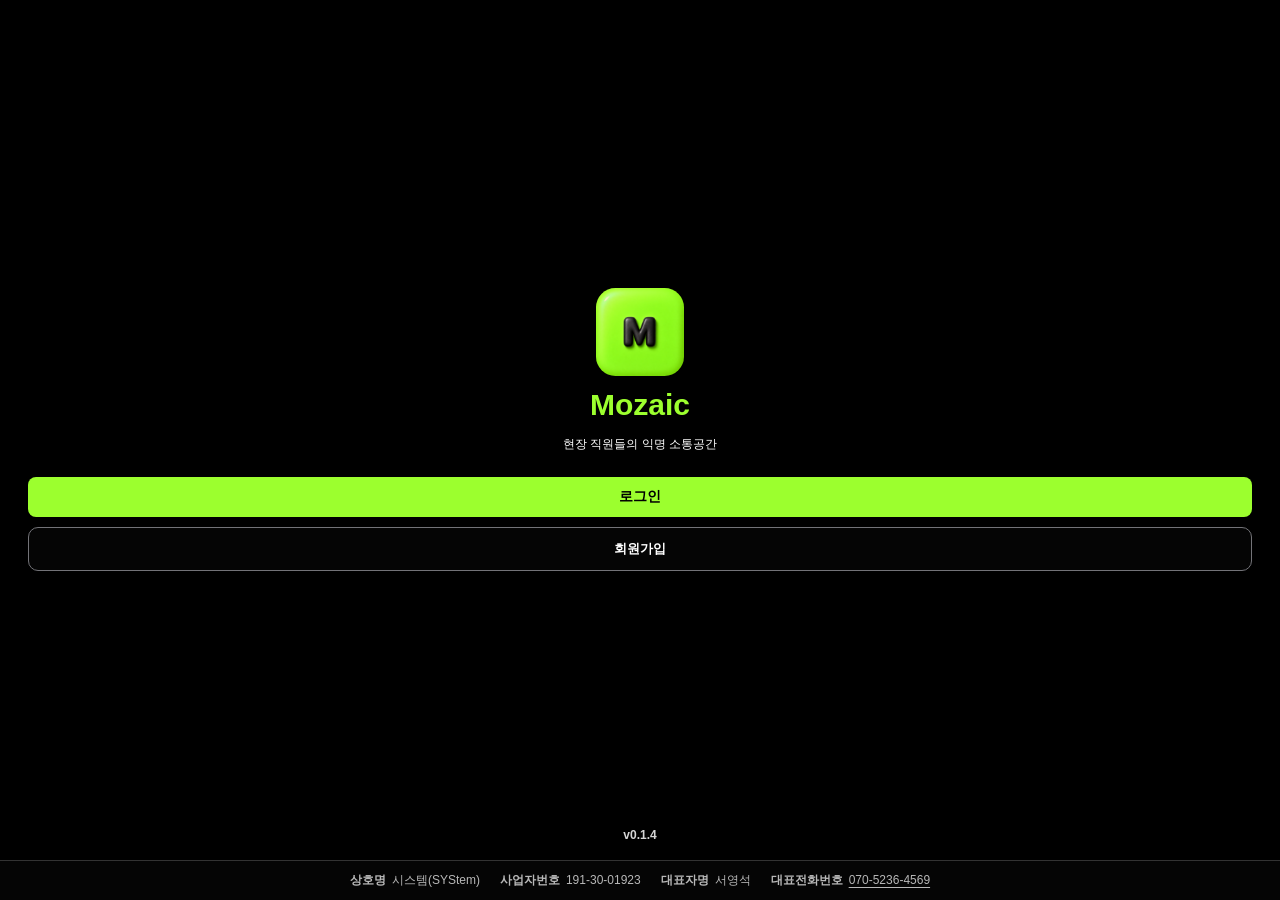
<file: index.html>
<!DOCTYPE html>
<html lang="ko">
  <head>
    <meta charset="utf-8" />
    <meta httpEquiv="X-UA-Compatible" content="IE=edge" />
    <meta name="viewport" content="width=device-width, initial-scale=1, shrink-to-fit=no" />
    <meta name="description" content="Mozaic(모자이크)는 백화점, 쇼핑몰, 카페, 호텔 등 다양한 공간에서 일하는 사람들이 인증을 거쳐 같은 공간의 사람들과 익명으로 경험과 이야기를 나누는 커뮤니티입니다." />
    <title>Mozaic | 경험과 이야기로 연결되는 익명 커뮤니티</title>
    <!-- The `react-native-web` recommended style reset: https://necolas.github.io/react-native-web/docs/setup/#root-element -->
    <style id="expo-reset">
      /* These styles make the body full-height */
      html,
      body {
        height: 100%;
      }
      /* These styles disable body scrolling if you are using <ScrollView> */
      body {
        overflow: hidden;
      }
      /* These styles make the root element full-height */
      #root {
        display: flex;
        height: 100%;
        flex: 1;
      }
    </style>
  <link rel="icon" type="image/png" sizes="96x96" href="https://mozaicground.com/favicon-96.png" />
    <meta name="robots" content="index, follow, max-image-preview:large" />
    <meta name="google-site-verification" content="OjtwkdgtnRujADMe-lZbf3x9tmUwedey1yXrs37XY7w" />
    <link rel="canonical" href="https://mozaicground.com/" />
    <meta property="og:type" content="website" />
    <meta property="og:locale" content="ko_KR" />
    <meta property="og:site_name" content="Mozaic" />
    <meta property="og:title" content="Mozaic | 경험과 이야기로 연결되는 익명 커뮤니티" />
    <meta property="og:description" content="Mozaic(모자이크)는 백화점, 쇼핑몰, 카페, 호텔 등 다양한 공간에서 일하는 사람들이 인증을 거쳐 같은 공간의 사람들과 익명으로 경험과 이야기를 나누는 커뮤니티입니다." />
    <meta property="og:url" content="https://mozaicground.com/" />
    <meta property="og:image" content="https://mozaicground.com/download/assets/og-mozaic.png" />
    <meta property="og:image:width" content="1200" />
    <meta property="og:image:height" content="630" />
    <meta property="og:image:alt" content="Mozaic 앱 소개 이미지" />
    <meta name="twitter:card" content="summary_large_image" />
    <meta name="twitter:title" content="Mozaic | 경험과 이야기로 연결되는 익명 커뮤니티" />
    <meta name="twitter:description" content="Mozaic(모자이크)는 백화점, 쇼핑몰, 카페, 호텔 등 다양한 공간에서 일하는 사람들이 인증을 거쳐 같은 공간의 사람들과 익명으로 경험과 이야기를 나누는 커뮤니티입니다." />
    <meta name="twitter:image" content="https://mozaicground.com/download/assets/og-mozaic.png" />
    <link rel="apple-touch-icon" href="https://mozaicground.com/download/assets/mozaic-icon.png" />
    <script type="application/ld+json">{"@context":"https://schema.org","@graph":[{"@type":"WebSite","@id":"https://mozaicground.com/#website","url":"https://mozaicground.com/","name":"Mozaic","alternateName":"모자이크","description":"Mozaic(모자이크)는 백화점, 쇼핑몰, 카페, 호텔 등 다양한 공간에서 일하는 사람들이 인증을 거쳐 같은 공간의 사람들과 익명으로 경험과 이야기를 나누는 커뮤니티입니다.","inLanguage":"ko-KR","publisher":{"@id":"https://mozaicground.com/#organization"}},{"@type":"Organization","@id":"https://mozaicground.com/#organization","name":"Mozaic","alternateName":"모자이크","url":"https://mozaicground.com/","logo":{"@type":"ImageObject","url":"https://mozaicground.com/download/assets/mozaic-icon.png","width":256,"height":256}}]}</script>
    <link rel="stylesheet" href="/business-info.css" />
  </head>

  <body data-mozaic-web-app>
    <!-- Use static rendering with Expo Router to support running without JavaScript. -->
    <noscript>
      You need to enable JavaScript to run this app.
    </noscript>
    <!-- The root element for your Expo app. -->
    <div id="root"></div>
  <script src="/_expo/static/js/web/index-6033b33beae929d4a6af0f555f50eb7a.js" defer></script>
<footer id="mozaic-business-footer" class="mozaic-web-business-footer">
<section class="mozaic-business-info" aria-label="사업자정보">
  <dl>
    <div><dt>상호명</dt><dd>시스템(SYStem)</dd></div>
    <div><dt>사업자번호</dt><dd>191-30-01923</dd></div>
    <div><dt>대표자명</dt><dd>서영석</dd></div>
    <div><dt>대표전화번호</dt><dd><a href="tel:07052364569">070-5236-4569</a></dd></div>
  </dl>
</section>
</footer>
</body>
</html>
</file>
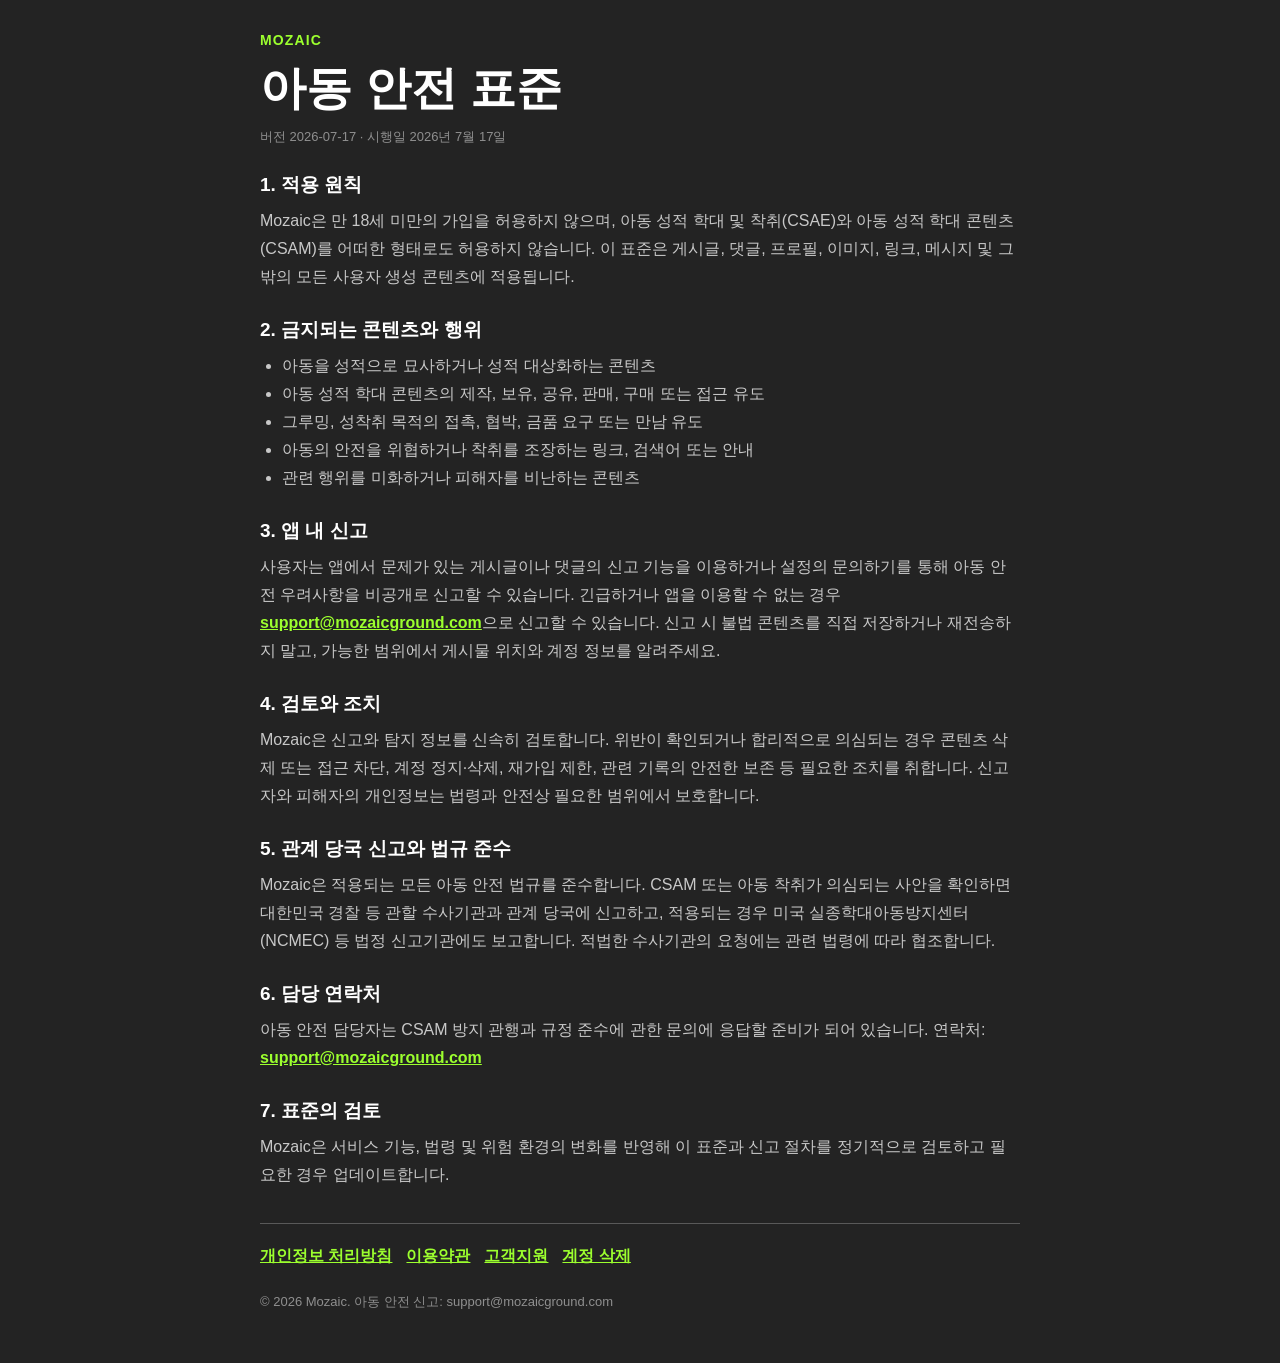
<file: child-safety/index.html>
<!doctype html>
<html lang="ko">
  <head>
    <meta charset="utf-8" />
    <meta name="viewport" content="width=device-width, initial-scale=1" />
    <meta name="theme-color" content="#232323" />
    <meta name="description" content="Mozaic 아동 안전 표준 및 신고 안내" />
    <link rel="canonical" href="https://mozaicground.com/child-safety/" />
    <script src="/google-ads.js"></script>
    <title>Mozaic 아동 안전 표준</title>
    <style>
      :root { color-scheme: dark; font-family: -apple-system, BlinkMacSystemFont, "Segoe UI", sans-serif; background: #232323; color: #fff; }
      * { box-sizing: border-box; }
      body { margin: 0; padding: 32px 20px 52px; }
      main { width: min(100%, 760px); margin: 0 auto; }
      .brand { color: #9cff2e; font-size: 14px; font-weight: 800; letter-spacing: .08em; }
      h1 { margin: 10px 0 8px; font-size: clamp(30px, 7vw, 46px); }
      .version, footer { color: #8f8f8f; font-size: 13px; }
      section { margin-top: 26px; }
      h2 { margin: 0 0 9px; font-size: 19px; color: #fff; }
      p, li { color: #c8c8c8; line-height: 1.75; }
      p { margin: 0; }
      ul { margin: 8px 0 0; padding-left: 22px; }
      a { color: #9cff2e; font-weight: 700; }
      nav { display: flex; flex-wrap: wrap; gap: 14px; margin-top: 34px; padding-top: 22px; border-top: 1px solid #595959; }
      footer { margin-top: 26px; }
    </style>
  </head>
  <body>
    <main>
      <div class="brand">MOZAIC</div>
      <h1>아동 안전 표준</h1>
      <div class="version">버전 2026-07-17 · 시행일 2026년 7월 17일</div>

      <section>
        <h2>1. 적용 원칙</h2>
        <p>Mozaic은 만 18세 미만의 가입을 허용하지 않으며, 아동 성적 학대 및 착취(CSAE)와 아동 성적 학대 콘텐츠(CSAM)를 어떠한 형태로도 허용하지 않습니다. 이 표준은 게시글, 댓글, 프로필, 이미지, 링크, 메시지 및 그 밖의 모든 사용자 생성 콘텐츠에 적용됩니다.</p>
      </section>

      <section>
        <h2>2. 금지되는 콘텐츠와 행위</h2>
        <ul>
          <li>아동을 성적으로 묘사하거나 성적 대상화하는 콘텐츠</li>
          <li>아동 성적 학대 콘텐츠의 제작, 보유, 공유, 판매, 구매 또는 접근 유도</li>
          <li>그루밍, 성착취 목적의 접촉, 협박, 금품 요구 또는 만남 유도</li>
          <li>아동의 안전을 위협하거나 착취를 조장하는 링크, 검색어 또는 안내</li>
          <li>관련 행위를 미화하거나 피해자를 비난하는 콘텐츠</li>
        </ul>
      </section>

      <section>
        <h2>3. 앱 내 신고</h2>
        <p>사용자는 앱에서 문제가 있는 게시글이나 댓글의 신고 기능을 이용하거나 설정의 문의하기를 통해 아동 안전 우려사항을 비공개로 신고할 수 있습니다. 긴급하거나 앱을 이용할 수 없는 경우 <a href="mailto:support@mozaicground.com?subject=Mozaic%20아동%20안전%20신고">support@mozaicground.com</a>으로 신고할 수 있습니다. 신고 시 불법 콘텐츠를 직접 저장하거나 재전송하지 말고, 가능한 범위에서 게시물 위치와 계정 정보를 알려주세요.</p>
      </section>

      <section>
        <h2>4. 검토와 조치</h2>
        <p>Mozaic은 신고와 탐지 정보를 신속히 검토합니다. 위반이 확인되거나 합리적으로 의심되는 경우 콘텐츠 삭제 또는 접근 차단, 계정 정지·삭제, 재가입 제한, 관련 기록의 안전한 보존 등 필요한 조치를 취합니다. 신고자와 피해자의 개인정보는 법령과 안전상 필요한 범위에서 보호합니다.</p>
      </section>

      <section>
        <h2>5. 관계 당국 신고와 법규 준수</h2>
        <p>Mozaic은 적용되는 모든 아동 안전 법규를 준수합니다. CSAM 또는 아동 착취가 의심되는 사안을 확인하면 대한민국 경찰 등 관할 수사기관과 관계 당국에 신고하고, 적용되는 경우 미국 실종학대아동방지센터(NCMEC) 등 법정 신고기관에도 보고합니다. 적법한 수사기관의 요청에는 관련 법령에 따라 협조합니다.</p>
      </section>

      <section>
        <h2>6. 담당 연락처</h2>
        <p>아동 안전 담당자는 CSAM 방지 관행과 규정 준수에 관한 문의에 응답할 준비가 되어 있습니다. 연락처: <a href="mailto:support@mozaicground.com">support@mozaicground.com</a></p>
      </section>

      <section>
        <h2>7. 표준의 검토</h2>
        <p>Mozaic은 서비스 기능, 법령 및 위험 환경의 변화를 반영해 이 표준과 신고 절차를 정기적으로 검토하고 필요한 경우 업데이트합니다.</p>
      </section>

      <nav aria-label="관련 문서">
        <a href="/privacy/">개인정보 처리방침</a>
        <a href="/terms/">이용약관</a>
        <a href="/support/">고객지원</a>
        <a href="/delete-account/">계정 삭제</a>
      </nav>
      <footer>© 2026 Mozaic. 아동 안전 신고: support@mozaicground.com</footer>
    </main>
  </body>
</html>
</file>
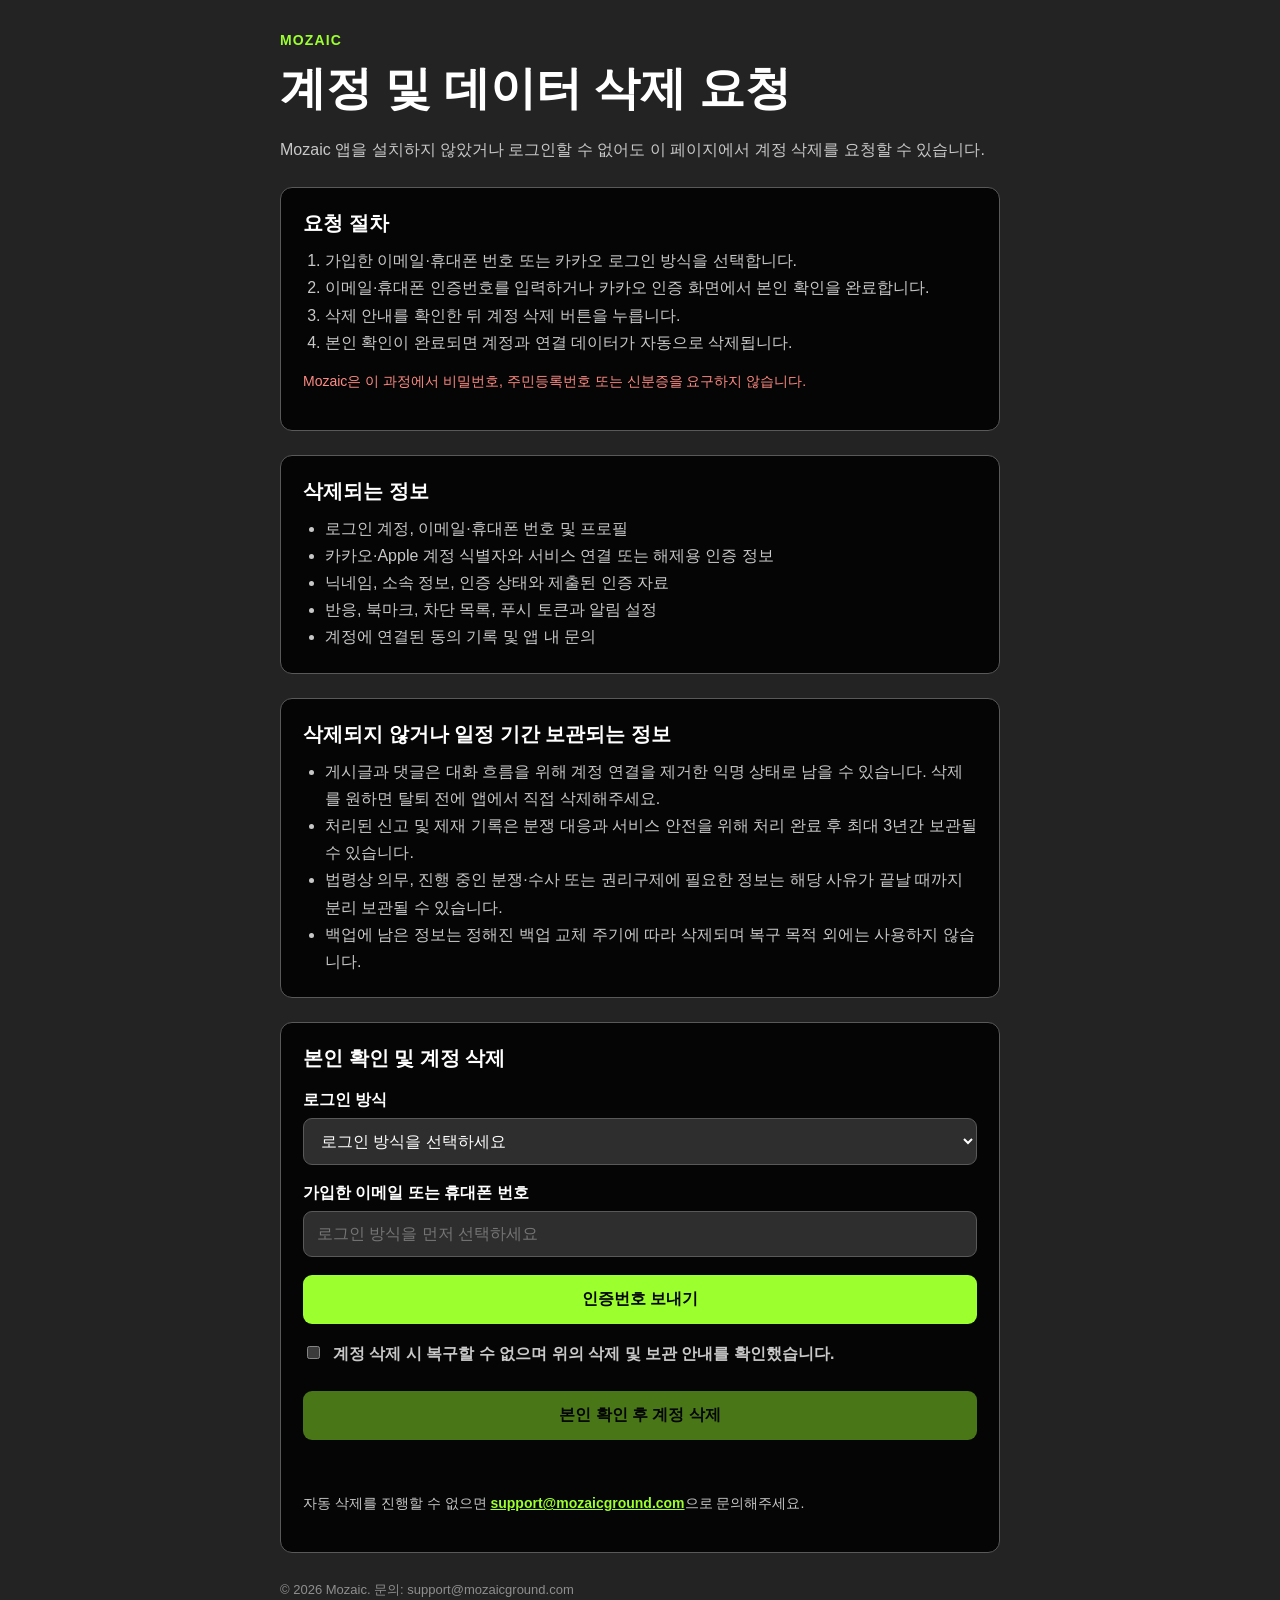
<file: delete-account/index.html>
<!doctype html>
<html lang="ko">
  <head>
    <meta charset="utf-8" />
    <meta name="viewport" content="width=device-width, initial-scale=1" />
    <meta name="theme-color" content="#232323" />
    <meta name="description" content="Mozaic 계정 및 개인정보 삭제 요청 안내" />
    <link rel="canonical" href="https://mozaicground.com/delete-account/" />
    <title>Mozaic 계정 삭제 요청</title>
    <style>
      :root { color-scheme: dark; font-family: -apple-system, BlinkMacSystemFont, "Segoe UI", sans-serif; background: #232323; color: #fff; }
      * { box-sizing: border-box; }
      body { margin: 0; padding: 32px 20px 52px; }
      main { width: min(100%, 720px); margin: 0 auto; }
      .brand { color: #9cff2e; font-size: 14px; font-weight: 800; letter-spacing: .08em; }
      h1 { margin: 10px 0 12px; font-size: clamp(30px, 7vw, 46px); }
      h2 { margin: 0 0 10px; font-size: 20px; }
      p, li { color: #c8c8c8; line-height: 1.7; }
      section { margin-top: 24px; padding: 22px; border: 1px solid #595959; border-radius: 12px; background: #050505; }
      ol, ul { margin: 10px 0 0; padding-left: 22px; }
      label { display: block; margin: 18px 0 7px; font-weight: 700; }
      input, select, textarea { width: 100%; border: 1px solid #595959; border-radius: 9px; padding: 13px; background: #2e2e2e; color: #fff; font: inherit; }
      textarea { min-height: 110px; resize: vertical; }
      .check { display: flex; gap: 10px; align-items: flex-start; margin-top: 18px; color: #c8c8c8; line-height: 1.5; }
      .check input { width: auto; margin-top: 4px; accent-color: #9cff2e; }
      button { width: 100%; margin-top: 18px; border: 0; border-radius: 9px; padding: 14px; background: #9cff2e; color: #050505; font: inherit; font-weight: 800; cursor: pointer; }
      button.kakao-button { background: #fee500; color: #191919; }
      button:disabled { cursor: not-allowed; opacity: .45; }
      a { color: #9cff2e; font-weight: 700; }
      .note { font-size: 14px; }
      .warning { color: #ff8b84; }
      .status { min-height: 24px; margin: 14px 0 0; font-size: 14px; }
      .status.error { color: #ff8b84; }
      .status.success { color: #9cff2e; }
      [hidden] { display: none !important; }
      footer { margin-top: 28px; color: #8f8f8f; font-size: 13px; }
    </style>
  </head>
  <body>
    <main>
      <div class="brand">MOZAIC</div>
      <h1>계정 및 데이터 삭제 요청</h1>
      <p>Mozaic 앱을 설치하지 않았거나 로그인할 수 없어도 이 페이지에서 계정 삭제를 요청할 수 있습니다.</p>

      <section>
        <h2>요청 절차</h2>
        <ol>
          <li>가입한 이메일·휴대폰 번호 또는 카카오 로그인 방식을 선택합니다.</li>
          <li>이메일·휴대폰 인증번호를 입력하거나 카카오 인증 화면에서 본인 확인을 완료합니다.</li>
          <li>삭제 안내를 확인한 뒤 계정 삭제 버튼을 누릅니다.</li>
          <li>본인 확인이 완료되면 계정과 연결 데이터가 자동으로 삭제됩니다.</li>
        </ol>
        <p class="note warning">Mozaic은 이 과정에서 비밀번호, 주민등록번호 또는 신분증을 요구하지 않습니다.</p>
      </section>

      <section>
        <h2>삭제되는 정보</h2>
        <ul>
          <li>로그인 계정, 이메일·휴대폰 번호 및 프로필</li>
          <li>카카오·Apple 계정 식별자와 서비스 연결 또는 해제용 인증 정보</li>
          <li>닉네임, 소속 정보, 인증 상태와 제출된 인증 자료</li>
          <li>반응, 북마크, 차단 목록, 푸시 토큰과 알림 설정</li>
          <li>계정에 연결된 동의 기록 및 앱 내 문의</li>
        </ul>
      </section>

      <section>
        <h2>삭제되지 않거나 일정 기간 보관되는 정보</h2>
        <ul>
          <li>게시글과 댓글은 대화 흐름을 위해 계정 연결을 제거한 익명 상태로 남을 수 있습니다. 삭제를 원하면 탈퇴 전에 앱에서 직접 삭제해주세요.</li>
          <li>처리된 신고 및 제재 기록은 분쟁 대응과 서비스 안전을 위해 처리 완료 후 최대 3년간 보관될 수 있습니다.</li>
          <li>법령상 의무, 진행 중인 분쟁·수사 또는 권리구제에 필요한 정보는 해당 사유가 끝날 때까지 분리 보관될 수 있습니다.</li>
          <li>백업에 남은 정보는 정해진 백업 교체 주기에 따라 삭제되며 복구 목적 외에는 사용하지 않습니다.</li>
        </ul>
      </section>

      <section>
        <h2>본인 확인 및 계정 삭제</h2>
        <form id="deletion-form">
          <label for="method">로그인 방식</label>
          <select id="method" name="method" required>
            <option value="" selected disabled>로그인 방식을 선택하세요</option>
            <option value="email">이메일</option>
            <option value="phone">휴대폰</option>
            <option id="kakao-method-option" value="kakao">카카오</option>
          </select>

          <div id="account-fields">
            <label id="account-label" for="account">가입한 이메일 또는 휴대폰 번호</label>
            <input id="account" name="account" autocomplete="username" required placeholder="로그인 방식을 먼저 선택하세요" />
          </div>

          <button id="send-code-button" type="button">인증번호 보내기</button>

          <div id="verification-fields" hidden>
            <label for="otp">인증번호</label>
            <input id="otp" name="otp" inputmode="numeric" autocomplete="one-time-code" maxlength="8" placeholder="받은 인증번호를 입력하세요" />
          </div>

          <label class="check">
            <input id="acknowledgement" type="checkbox" required />
            <span>계정 삭제 시 복구할 수 없으며 위의 삭제 및 보관 안내를 확인했습니다.</span>
          </label>
          <button id="submit-button" type="submit" disabled>본인 확인 후 계정 삭제</button>
          <p id="status" class="status" role="status" aria-live="polite"></p>
        </form>
        <div id="deletion-complete" hidden>
          <p class="status success">계정과 연결 데이터가 삭제되었습니다.</p>
          <p id="apple-revocation-note" class="note warning" hidden>Apple 연결을 자동으로 해제하지 못했습니다. 기기의 Apple 계정 설정에서 Mozaic의 ‘Apple로 로그인’ 연결을 직접 해제해주세요.</p>
        </div>
        <p class="note">자동 삭제를 진행할 수 없으면 <a href="mailto:support@mozaicground.com?subject=Mozaic%20계정%20삭제%20문의">support@mozaicground.com</a>으로 문의해주세요.</p>
      </section>

      <footer>© 2026 Mozaic. 문의: support@mozaicground.com</footer>
    </main>
    <script>
      var SUPABASE_URL = "https://xzyjsgrrfartzihshyas.supabase.co";
      var SUPABASE_ANON_KEY = "sb_publishable_fRMerm29XzI6-2Y9Vs5fFw_CfMv_MHC";
      var KAKAO_AUTH_ENABLED = "0" === "1";
      var KAKAO_OAUTH_SCOPE = "profile_nickname,profile_image";
      var form = document.getElementById("deletion-form");
      var methodInput = document.getElementById("method");
      var accountFields = document.getElementById("account-fields");
      var accountInput = document.getElementById("account");
      var accountLabel = document.getElementById("account-label");
      var otpInput = document.getElementById("otp");
      var verificationFields = document.getElementById("verification-fields");
      var sendCodeButton = document.getElementById("send-code-button");
      var submitButton = document.getElementById("submit-button");
      var statusElement = document.getElementById("status");
      var isCodeSent = false;
      var verifiedAccessToken = "";
      var KAKAO_OAUTH_ATTEMPT_KEY = "mozaic-delete-account-kakao-oauth";

      function setStatus(message, type) {
        statusElement.textContent = message || "";
        statusElement.className = "status" + (type ? " " + type : "");
      }

      function normalizePhone(value) {
        var digits = String(value || "").replace(/\D/g, "");
        if (/^010\d{8}$/.test(digits)) return "+82" + digits.slice(1);
        if (/^8210\d{8}$/.test(digits)) return "+" + digits;
        return "";
      }

      function getAccountPayload() {
        var value = accountInput.value.trim();
        if (methodInput.value === "email") {
          if (!/^[^\s@]+@[^\s@]+\.[^\s@]+$/.test(value)) throw new Error("올바른 이메일 주소를 입력해주세요.");
          return { key: "email", value: value.toLowerCase(), verifyType: "email" };
        }
        if (methodInput.value === "phone") {
          var phone = normalizePhone(value);
          if (!phone) throw new Error("휴대폰 번호를 01012345678 형식으로 입력해주세요.");
          return { key: "phone", value: phone, verifyType: "sms" };
        }
        throw new Error("로그인 방식을 선택해주세요.");
      }

      async function requestJson(url, options) {
        var response = await fetch(url, options);
        var body = await response.json().catch(function () { return {}; });
        if (!response.ok) {
          var error = new Error(body.msg || body.message || body.error_description || body.error || "요청을 처리하지 못했습니다.");
          error.code = body.error || "";
          error.status = response.status;
          throw error;
        }
        return body;
      }

      function updateSubmitState() {
        var hasVerification = methodInput.value === "kakao" ? Boolean(verifiedAccessToken) : isCodeSent;
        submitButton.disabled = !hasVerification || !document.getElementById("acknowledgement").checked;
      }

      function resetVerification(options) {
        var keepOAuthToken = options && options.keepOAuthToken;
        isCodeSent = false;
        if (!keepOAuthToken) verifiedAccessToken = "";
        verificationFields.hidden = true;
        otpInput.value = "";
        otpInput.required = false;
        updateSubmitState();
        setStatus("");
      }

      function configureMethod(method) {
        var isKakao = method === "kakao";
        accountFields.hidden = isKakao;
        accountInput.required = !isKakao;
        sendCodeButton.classList.toggle("kakao-button", isKakao);
        sendCodeButton.textContent = isKakao ? "카카오로 본인 확인" : "인증번호 보내기";
        accountInput.value = "";
        if (method === "email") {
          accountLabel.textContent = "가입한 이메일";
          accountInput.placeholder = "example@email.com";
          accountInput.type = "email";
          accountInput.inputMode = "email";
        } else if (method === "phone") {
          accountLabel.textContent = "가입한 휴대폰 번호";
          accountInput.placeholder = "01012345678";
          accountInput.type = "tel";
          accountInput.inputMode = "tel";
        }
        updateSubmitState();
      }

      function getKakaoOAuthError(code, description) {
        var detail = String(description || "");
        if (code === "access_denied" || /cancel|denied|취소/i.test(detail)) {
          return "카카오 본인 확인을 취소했습니다. 계정은 삭제되지 않았습니다.";
        }
        if (/KOE004/.test(detail)) return "카카오 로그인 설정을 확인하고 잠시 후 다시 시도해주세요.";
        if (/KOE006/.test(detail)) return "등록되지 않은 카카오 로그인 경로입니다. 고객지원으로 문의해주세요.";
        return "카카오 본인 확인을 완료하지 못했습니다. 잠시 후 다시 시도해주세요.";
      }

      function getDeletionError(error) {
        if (error.code === "kakao_unlink_failed") {
          return "카카오 계정 연결을 해제하지 못해 삭제를 중단했습니다. 잠시 후 다시 시도해주세요.";
        }
        if (error.code === "reauthentication_required") {
          return "본인 확인 시간이 만료되었습니다. 인증번호 또는 카카오 본인 확인을 처음부터 다시 진행해주세요.";
        }
        if (error.status === 401) return "본인 확인 세션이 만료되었습니다. 처음부터 다시 시도해주세요.";
        if (error.status === 429) return "요청이 너무 많습니다. 잠시 후 다시 시도해주세요.";
        if (error.status >= 500) return "계정을 삭제하지 못했습니다. 잠시 후 다시 시도해주세요.";
        return error.message || "계정을 삭제하지 못했습니다. 잠시 후 다시 시도해주세요.";
      }

      function startKakaoOAuth() {
        if (!KAKAO_AUTH_ENABLED) {
          throw new Error("카카오 본인 확인은 외부 로그인 설정 검증 후 제공됩니다.");
        }
        if (!/^https:\/\/[a-z0-9]+\.supabase\.co$/.test(SUPABASE_URL) || SUPABASE_ANON_KEY.indexOf("__MOZAIC_") === 0) {
          throw new Error("계정 삭제 페이지의 인증 설정이 완료되지 않았습니다.");
        }
        sessionStorage.setItem(KAKAO_OAUTH_ATTEMPT_KEY, "1");
        var redirectTo = window.location.origin + window.location.pathname;
        var authorizeUrl = SUPABASE_URL + "/auth/v1/authorize?provider=kakao&scope=" + encodeURIComponent(KAKAO_OAUTH_SCOPE) + "&redirect_to=" + encodeURIComponent(redirectTo);
        window.location.assign(authorizeUrl);
      }

      function restoreKakaoOAuthCallback() {
        var hash = new URLSearchParams(window.location.hash.replace(/^#/, ""));
        var query = new URLSearchParams(window.location.search);
        var accessToken = hash.get("access_token") || "";
        var errorCode = hash.get("error") || query.get("error") || "";
        var errorDescription = hash.get("error_description") || query.get("error_description") || "";
        if (!accessToken && !errorCode && !errorDescription) return;

        window.history.replaceState(null, document.title, window.location.pathname);
        var expectedAttempt = sessionStorage.getItem(KAKAO_OAUTH_ATTEMPT_KEY) === "1";
        sessionStorage.removeItem(KAKAO_OAUTH_ATTEMPT_KEY);
        if (!KAKAO_AUTH_ENABLED) {
          verifiedAccessToken = "";
          setStatus("카카오 본인 확인은 현재 제공되지 않습니다.", "error");
          return;
        }
        methodInput.value = "kakao";
        resetVerification({ keepOAuthToken: true });
        configureMethod("kakao");

        if (errorCode || errorDescription) {
          setStatus(getKakaoOAuthError(errorCode, errorDescription), errorCode === "access_denied" ? "" : "error");
          return;
        }
        if (!expectedAttempt || !accessToken) {
          setStatus("카카오 본인 확인을 다시 시작해주세요.", "error");
          return;
        }

        verifiedAccessToken = accessToken;
        updateSubmitState();
        setStatus("카카오 본인 확인이 완료되었습니다. 삭제 안내를 확인해주세요.", "success");
      }

      methodInput.addEventListener("change", function () {
        resetVerification();
        sessionStorage.removeItem(KAKAO_OAUTH_ATTEMPT_KEY);
        configureMethod(methodInput.value);
      });

      if (!KAKAO_AUTH_ENABLED) {
        var kakaoMethodOption = document.getElementById("kakao-method-option");
        kakaoMethodOption.disabled = true;
        kakaoMethodOption.hidden = true;
      }

      accountInput.addEventListener("input", function () { resetVerification(); });
      document.getElementById("acknowledgement").addEventListener("change", updateSubmitState);

      sendCodeButton.addEventListener("click", async function () {
        if (sendCodeButton.disabled) return;
        try {
          if (methodInput.value === "kakao") {
            sendCodeButton.disabled = true;
            setStatus("카카오 본인 확인 화면으로 이동합니다.");
            startKakaoOAuth();
            return;
          }
          var account = getAccountPayload();
          sendCodeButton.disabled = true;
          setStatus("인증번호를 보내고 있습니다.");
          var payload = { create_user: false };
          payload[account.key] = account.value;
          await requestJson(SUPABASE_URL + "/auth/v1/otp", {
            method: "POST",
            headers: { "Content-Type": "application/json", "apikey": SUPABASE_ANON_KEY },
            body: JSON.stringify(payload)
          });
          isCodeSent = true;
          verificationFields.hidden = false;
          otpInput.required = true;
          updateSubmitState();
          setStatus("인증번호를 보냈습니다. 받은 번호를 입력해주세요.", "success");
          otpInput.focus();
        } catch (error) {
          resetVerification();
          setStatus(error.message || "인증번호를 보내지 못했습니다.", "error");
        } finally {
          sendCodeButton.disabled = false;
        }
      });

      form.addEventListener("submit", async function (event) {
        event.preventDefault();
        if (submitButton.disabled) return;
        try {
          submitButton.disabled = true;
          sendCodeButton.disabled = true;
          setStatus("본인 확인 후 계정을 삭제하고 있습니다.");

          var accessToken = verifiedAccessToken;
          if (methodInput.value !== "kakao") {
            if (!isCodeSent) throw new Error("인증번호를 먼저 요청해주세요.");
            var account = getAccountPayload();
            var token = otpInput.value.trim();
            if (!/^\d{6,8}$/.test(token)) throw new Error("인증번호를 확인해주세요.");

            var verifyPayload = { token: token, type: account.verifyType };
            verifyPayload[account.key] = account.value;
            var authData = await requestJson(SUPABASE_URL + "/auth/v1/verify", {
              method: "POST",
              headers: { "Content-Type": "application/json", "apikey": SUPABASE_ANON_KEY },
              body: JSON.stringify(verifyPayload)
            });
            accessToken = authData.access_token || "";
          }
          if (!accessToken) throw new Error("본인 확인 세션을 만들지 못했습니다.");

          var deletionData = await requestJson(SUPABASE_URL + "/functions/v1/delete-account", {
            method: "POST",
            headers: {
              "Content-Type": "application/json",
              "apikey": SUPABASE_ANON_KEY,
              "Authorization": "Bearer " + accessToken
            },
            body: "{}"
          });

          form.hidden = true;
          document.getElementById("deletion-complete").hidden = false;
          document.getElementById("apple-revocation-note").hidden = deletionData.providers?.apple !== "manual_revocation_required";
          verifiedAccessToken = "";
        } catch (error) {
          setStatus(getDeletionError(error), "error");
          updateSubmitState();
          sendCodeButton.disabled = false;
        }
      });

      restoreKakaoOAuthCallback();
    </script>
  </body>
</html>
</file>
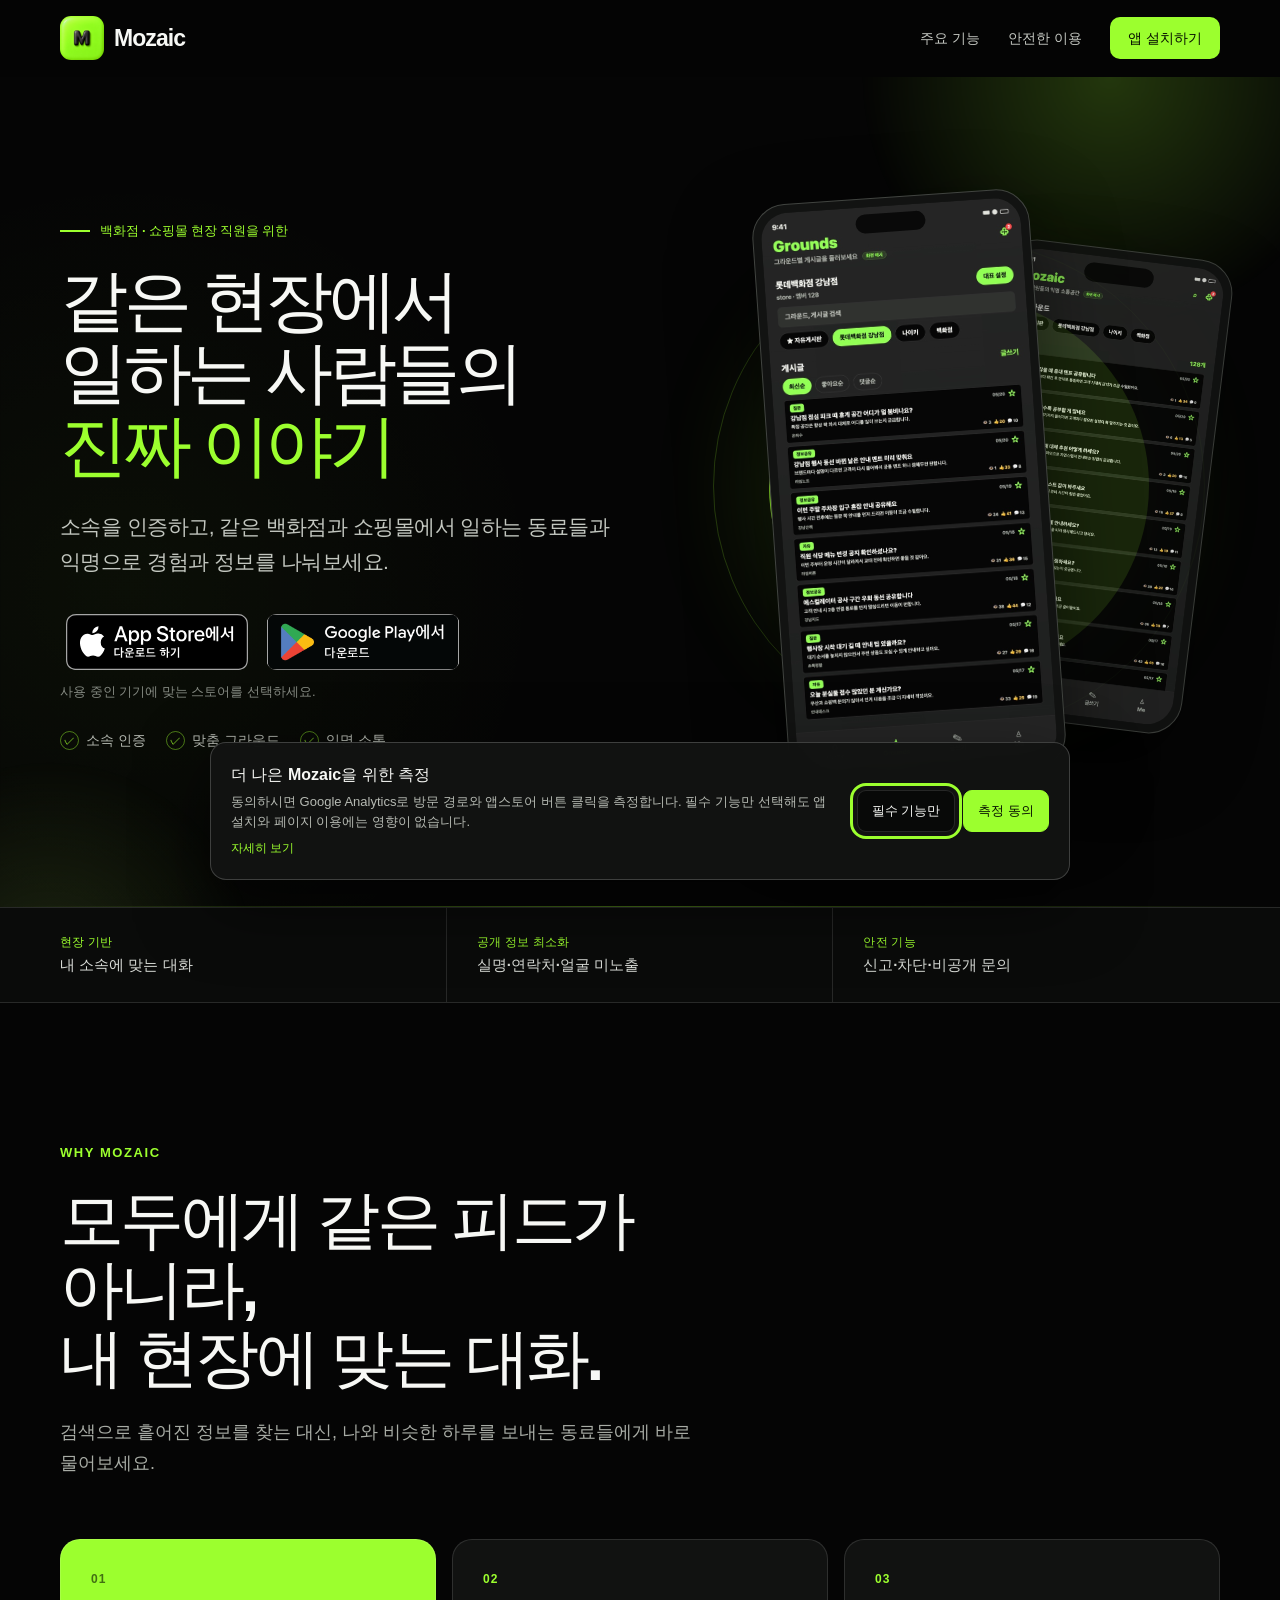
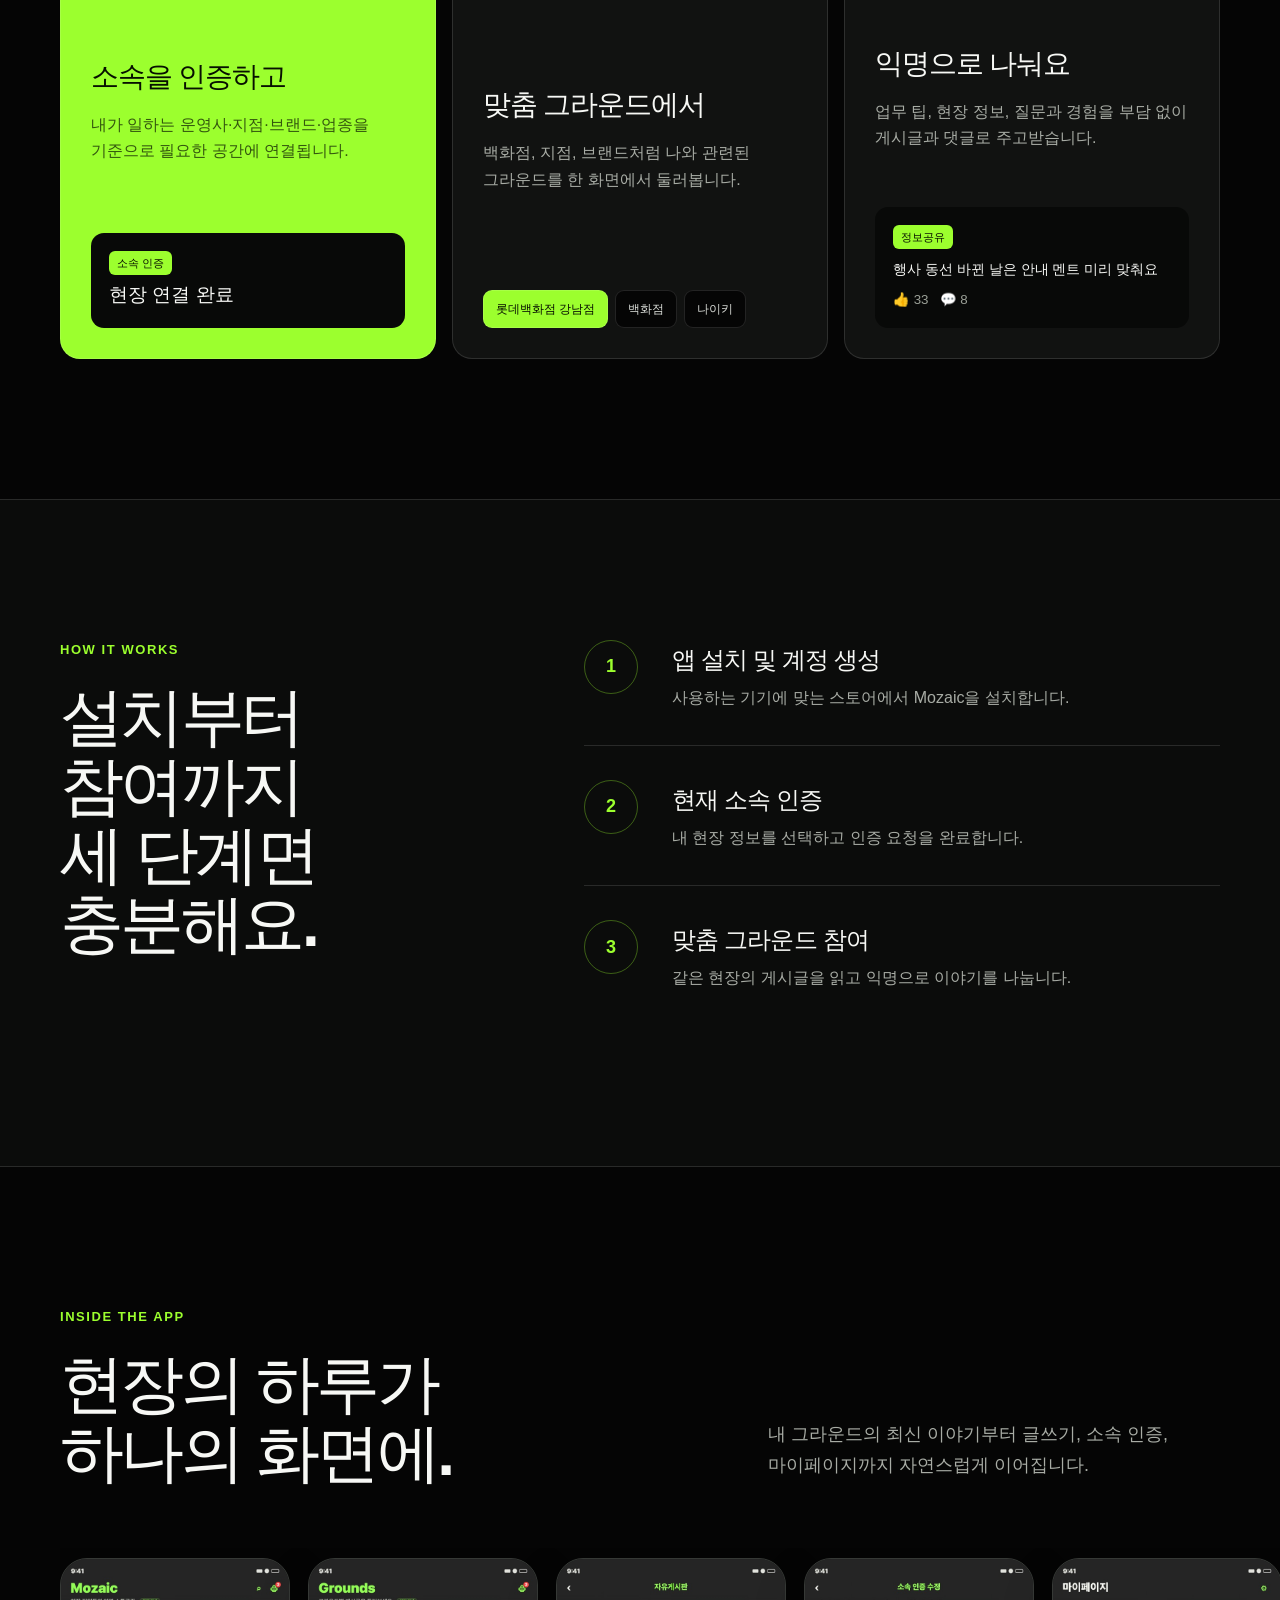
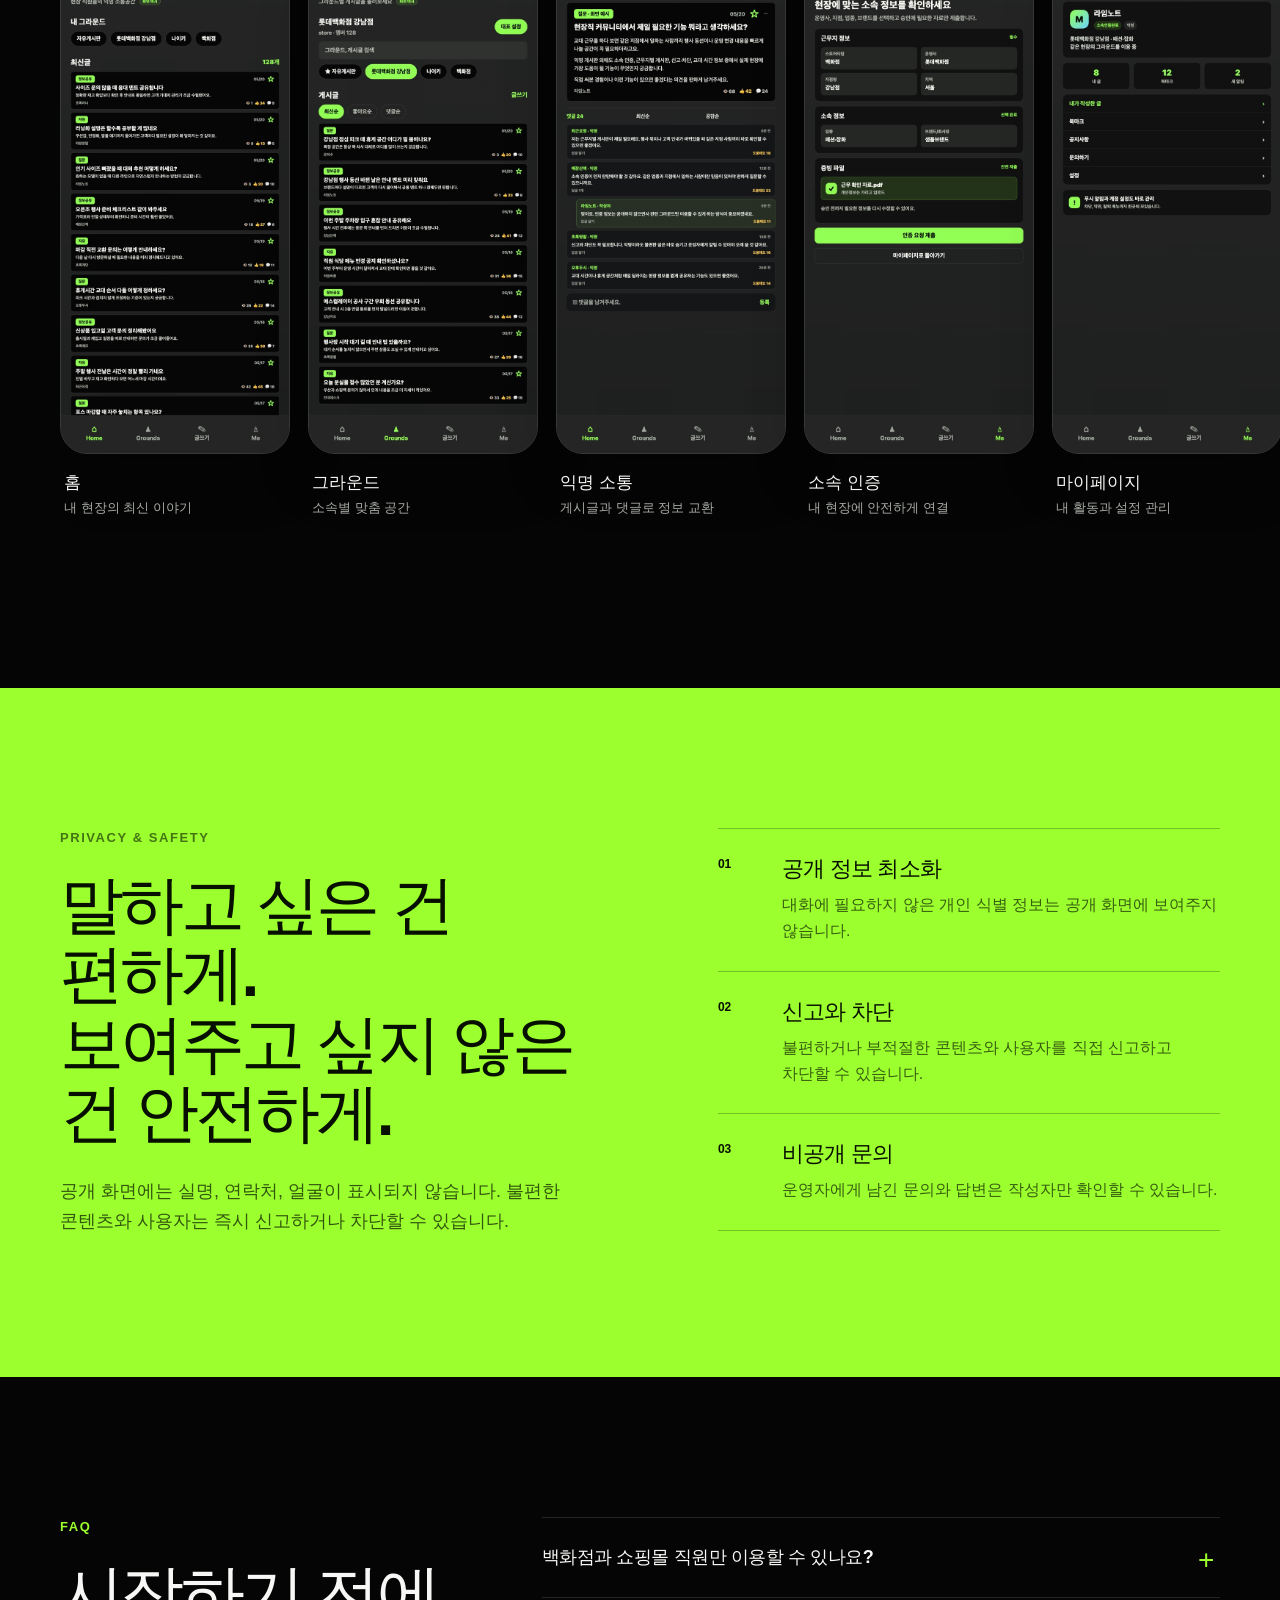
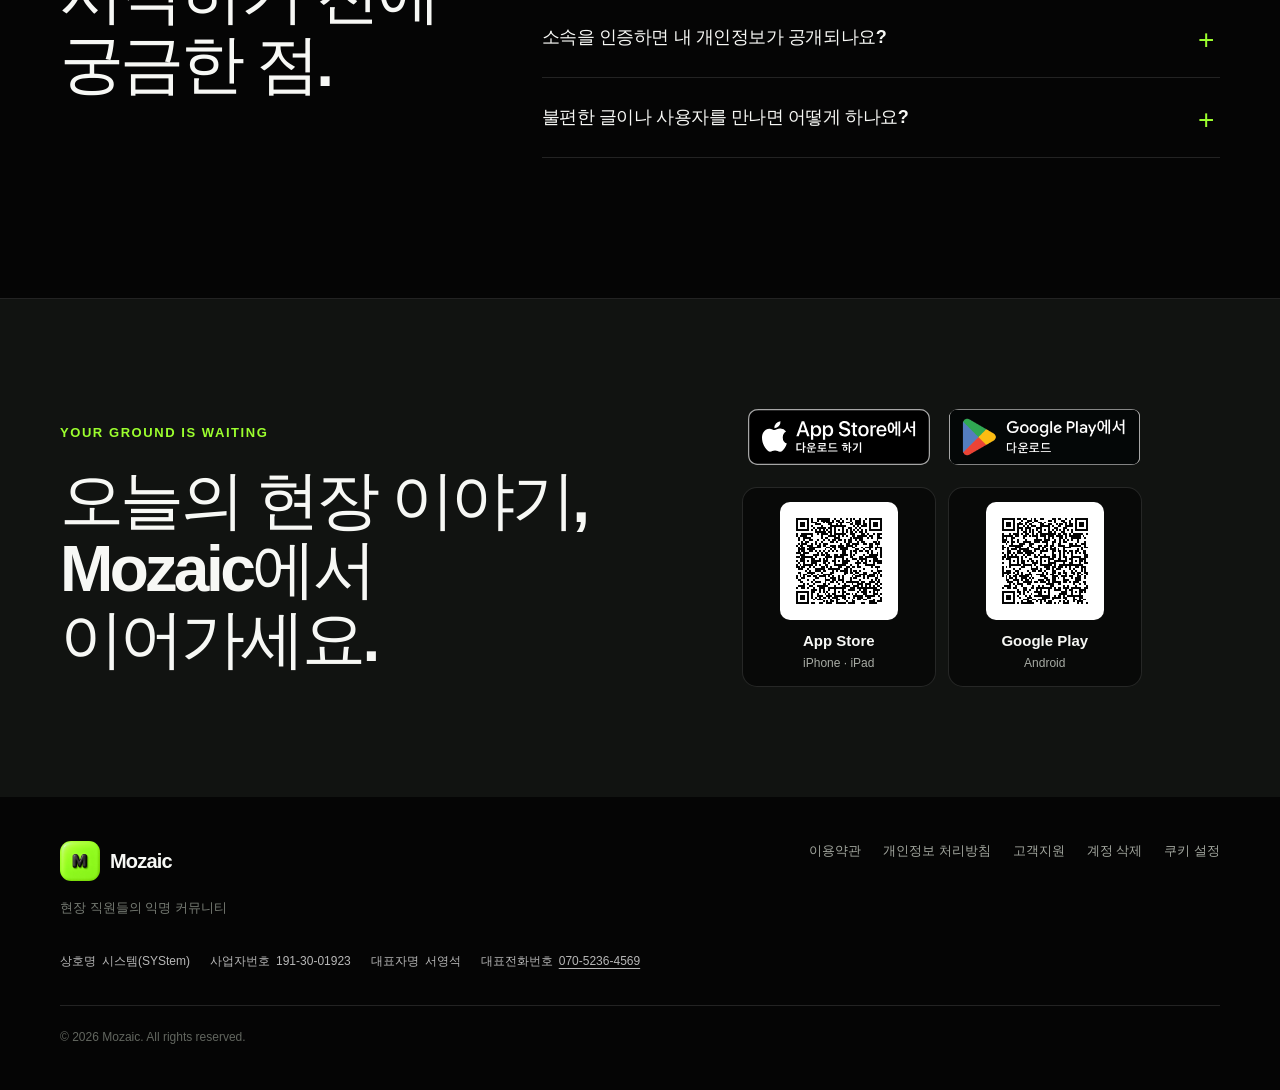
<file: download/index.html>
<!doctype html>
<html lang="ko">
  <head>
    <meta charset="utf-8" />
    <meta name="viewport" content="width=device-width, initial-scale=1, viewport-fit=cover" />
    <meta name="theme-color" content="#050505" />
    <meta
      name="description"
      content="백화점과 쇼핑몰 현장 직원들이 소속을 인증하고 익명으로 경험과 정보를 나누는 커뮤니티, Mozaic."
    />
    <meta name="robots" content="index,follow" />
    <link rel="canonical" href="https://mozaicground.com/download/" />
    <meta property="og:type" content="website" />
    <meta property="og:locale" content="ko_KR" />
    <meta property="og:site_name" content="Mozaic" />
    <meta property="og:title" content="Mozaic | 같은 현장에서 일하는 사람들의 진짜 이야기" />
    <meta
      property="og:description"
      content="소속을 인증하고 같은 현장에서 일하는 동료들과 익명으로 경험과 정보를 나눠보세요."
    />
    <meta property="og:url" content="https://mozaicground.com/download/" />
    <meta property="og:image" content="https://mozaicground.com/download/assets/og-mozaic.png" />
    <meta name="twitter:card" content="summary_large_image" />
    <meta name="twitter:title" content="Mozaic | 현장 직원들의 익명 커뮤니티" />
    <meta
      name="twitter:description"
      content="같은 백화점과 쇼핑몰에서 일하는 동료들의 경험과 정보를 익명으로 만나보세요."
    />
    <meta name="twitter:image" content="https://mozaicground.com/download/assets/og-mozaic.png" />
    <link rel="icon" href="./assets/mozaic-icon.png" />
    <link rel="apple-touch-icon" href="./assets/mozaic-icon.png" />
    <link rel="stylesheet" href="./landing.css" />
    <script src="/google-ads.js"></script>
    <title>Mozaic | 같은 현장에서 일하는 사람들의 진짜 이야기</title>
    <link rel="stylesheet" href="/business-info.css" />
  </head>
  <body>
    <a class="skip-link" href="#main-content">본문 바로가기</a>

    <header class="site-header" data-header>
      <div class="shell header-inner">
        <a class="brand" href="./" aria-label="Mozaic 앱 소개 홈">
          <img src="./assets/mozaic-icon.png" alt="" width="44" height="44" />
          <span>Mozaic</span>
        </a>
        <nav class="header-nav" aria-label="랜딩페이지 메뉴">
          <a href="#features">주요 기능</a>
          <a href="#safety">안전한 이용</a>
        </nav>
        <a class="header-cta" href="#download-options">앱 설치하기</a>
      </div>
    </header>

    <main id="main-content">
      <section class="hero" aria-labelledby="hero-title">
        <div class="hero-glow hero-glow-one" aria-hidden="true"></div>
        <div class="hero-glow hero-glow-two" aria-hidden="true"></div>
        <div class="shell hero-grid">
          <div class="hero-copy">
            <p class="eyebrow"><span aria-hidden="true"></span> 백화점 · 쇼핑몰 현장 직원을 위한</p>
            <h1 id="hero-title">
              같은 현장에서 일하는 사람들의
              <strong>진짜 이야기</strong>
            </h1>
            <p class="hero-description">
              소속을 인증하고, 같은 백화점과 쇼핑몰에서 일하는 동료들과 익명으로
              경험과 정보를 나눠보세요.
            </p>

            <div class="store-area" id="download-options">
              <div class="store-links" data-store-links aria-label="앱 다운로드">
                <a class="store-link" data-store="app_store" href="#" aria-label="App Store에서 Mozaic 받기">
                  <img
                    class="store-badge store-badge-apple"
                    src="./assets/app-store-badge-ko.svg"
                    alt=""
                    width="130"
                    height="40"
                  />
                </a>
                <a class="store-link" data-store="google_play" href="#" aria-label="Google Play에서 Mozaic 받기">
                  <img
                    class="store-badge store-badge-google"
                    src="./assets/google-play-badge-ko.png"
                    alt=""
                    width="646"
                    height="250"
                  />
                </a>
              </div>
              <p class="store-status" data-store-status aria-live="polite">
                스토어 공개 후 다운로드 링크가 연결됩니다.
              </p>
            </div>

            <ul class="hero-facts" aria-label="Mozaic 핵심 특징">
              <li><span aria-hidden="true">✓</span> 소속 인증</li>
              <li><span aria-hidden="true">✓</span> 맞춤 그라운드</li>
              <li><span aria-hidden="true">✓</span> 익명 소통</li>
            </ul>
          </div>

          <div class="hero-visual" aria-label="Mozaic 앱 화면 미리보기">
            <figure class="phone phone-side" aria-hidden="true">
              <div class="phone-speaker"></div>
              <img
                src="./assets/screen-home.jpg?v=20260727-demo"
                alt=""
                width="621"
                height="1344"
                fetchpriority="high"
              />
            </figure>
            <figure class="phone phone-main">
              <div class="phone-speaker" aria-hidden="true"></div>
              <img
                src="./assets/screen-grounds.jpg?v=20260727-demo"
                alt="소속에 맞는 그라운드를 둘러보는 Mozaic 그라운드 화면"
                width="621"
                height="1344"
                fetchpriority="high"
              />
            </figure>
          </div>
        </div>
      </section>

      <section class="trust-strip" aria-label="Mozaic 이용 원칙">
        <div class="shell trust-grid">
          <p><strong>현장 기반</strong><span>내 소속에 맞는 대화</span></p>
          <p><strong>공개 정보 최소화</strong><span>실명·연락처·얼굴 미노출</span></p>
          <p><strong>안전 기능</strong><span>신고·차단·비공개 문의</span></p>
        </div>
      </section>

      <section class="section features-section" id="features" aria-labelledby="features-title">
        <div class="shell">
          <div class="section-heading">
            <p class="section-kicker">WHY MOZAIC</p>
            <h2 id="features-title">모두에게 같은 피드가 아니라,<br />내 현장에 맞는 대화.</h2>
            <p>검색으로 흩어진 정보를 찾는 대신, 나와 비슷한 하루를 보내는 동료들에게 바로 물어보세요.</p>
          </div>

          <div class="feature-grid">
            <article class="feature-card feature-card-lime">
              <span class="feature-number">01</span>
              <div>
                <h3>소속을 인증하고</h3>
                <p>내가 일하는 운영사·지점·브랜드·업종을 기준으로 필요한 공간에 연결됩니다.</p>
              </div>
              <div class="mini-proof" aria-hidden="true">
                <span>소속 인증</span>
                <strong>현장 연결 완료</strong>
              </div>
            </article>
            <article class="feature-card">
              <span class="feature-number">02</span>
              <div>
                <h3>맞춤 그라운드에서</h3>
                <p>백화점, 지점, 브랜드처럼 나와 관련된 그라운드를 한 화면에서 둘러봅니다.</p>
              </div>
              <div class="ground-tags" aria-hidden="true">
                <span>롯데백화점 강남점</span>
                <span>백화점</span>
                <span>나이키</span>
              </div>
            </article>
            <article class="feature-card">
              <span class="feature-number">03</span>
              <div>
                <h3>익명으로 나눠요</h3>
                <p>업무 팁, 현장 정보, 질문과 경험을 부담 없이 게시글과 댓글로 주고받습니다.</p>
              </div>
              <div class="post-preview" aria-hidden="true">
                <span>정보공유</span>
                <strong>행사 동선 바뀐 날은 안내 멘트 미리 맞춰요</strong>
                <small>👍 33 &nbsp; 💬 8</small>
              </div>
            </article>
          </div>
        </div>
      </section>

      <section class="section steps-section" aria-labelledby="steps-title">
        <div class="shell steps-layout">
          <div class="section-heading steps-heading">
            <p class="section-kicker">HOW IT WORKS</p>
            <h2 id="steps-title">설치부터 참여까지<br />세 단계면 충분해요.</h2>
          </div>
          <ol class="steps-list">
            <li>
              <span>1</span>
              <div><h3>앱 설치 및 계정 생성</h3><p>사용하는 기기에 맞는 스토어에서 Mozaic을 설치합니다.</p></div>
            </li>
            <li>
              <span>2</span>
              <div><h3>현재 소속 인증</h3><p>내 현장 정보를 선택하고 인증 요청을 완료합니다.</p></div>
            </li>
            <li>
              <span>3</span>
              <div><h3>맞춤 그라운드 참여</h3><p>같은 현장의 게시글을 읽고 익명으로 이야기를 나눕니다.</p></div>
            </li>
          </ol>
        </div>
      </section>

      <section class="section screens-section" aria-labelledby="screens-title">
        <div class="shell">
          <div class="section-heading screens-heading">
            <div>
              <p class="section-kicker">INSIDE THE APP</p>
              <h2 id="screens-title">현장의 하루가<br />하나의 화면에.</h2>
            </div>
            <p>내 그라운드의 최신 이야기부터 글쓰기, 소속 인증, 마이페이지까지 자연스럽게 이어집니다.</p>
          </div>

          <div class="screen-gallery" tabindex="0" aria-label="Mozaic 앱 화면 5장. 가로로 스크롤할 수 있습니다.">
            <figure>
              <img src="./assets/screen-home.jpg?v=20260727-demo" alt="내 그라운드와 최신 글 홈 화면" width="621" height="1344" loading="lazy" />
              <figcaption><strong>홈</strong><span>내 현장의 최신 이야기</span></figcaption>
            </figure>
            <figure>
              <img src="./assets/screen-grounds.jpg?v=20260727-demo" alt="관련 그라운드별 게시글 화면" width="621" height="1344" loading="lazy" />
              <figcaption><strong>그라운드</strong><span>소속별 맞춤 공간</span></figcaption>
            </figure>
            <figure>
              <img src="./assets/screen-post.jpg?v=20260727-detail" alt="익명 게시글과 댓글이 이어지는 상세 화면" width="621" height="1344" loading="lazy" />
              <figcaption><strong>익명 소통</strong><span>게시글과 댓글로 정보 교환</span></figcaption>
            </figure>
            <figure>
              <img src="./assets/screen-verification.jpg" alt="현재 소속 인증 화면" width="621" height="1344" loading="lazy" />
              <figcaption><strong>소속 인증</strong><span>내 현장에 안전하게 연결</span></figcaption>
            </figure>
            <figure>
              <img src="./assets/screen-my-page.jpg" alt="프로필과 활동을 확인하는 마이페이지 화면" width="621" height="1344" loading="lazy" />
              <figcaption><strong>마이페이지</strong><span>내 활동과 설정 관리</span></figcaption>
            </figure>
          </div>
        </div>
      </section>

      <section class="section safety-section" id="safety" aria-labelledby="safety-title">
        <div class="shell safety-layout">
          <div class="safety-copy">
            <p class="section-kicker">PRIVACY &amp; SAFETY</p>
            <h2 id="safety-title">말하고 싶은 건 편하게.<br />보여주고 싶지 않은 건 안전하게.</h2>
            <p>
              공개 화면에는 실명, 연락처, 얼굴이 표시되지 않습니다.
              불편한 콘텐츠와 사용자는 즉시 신고하거나 차단할 수 있습니다.
            </p>
          </div>
          <div class="safety-list">
            <article>
              <span aria-hidden="true">01</span>
              <div><h3>공개 정보 최소화</h3><p>대화에 필요하지 않은 개인 식별 정보는 공개 화면에 보여주지 않습니다.</p></div>
            </article>
            <article>
              <span aria-hidden="true">02</span>
              <div><h3>신고와 차단</h3><p>불편하거나 부적절한 콘텐츠와 사용자를 직접 신고하고 차단할 수 있습니다.</p></div>
            </article>
            <article>
              <span aria-hidden="true">03</span>
              <div><h3>비공개 문의</h3><p>운영자에게 남긴 문의와 답변은 작성자만 확인할 수 있습니다.</p></div>
            </article>
          </div>
        </div>
      </section>

      <section class="section faq-section" aria-labelledby="faq-title">
        <div class="shell faq-layout">
          <div class="section-heading faq-heading">
            <p class="section-kicker">FAQ</p>
            <h2 id="faq-title">시작하기 전에<br />궁금한 점.</h2>
          </div>
          <div class="faq-list">
            <details>
              <summary>백화점과 쇼핑몰 직원만 이용할 수 있나요?</summary>
              <p>백화점과 쇼핑몰을 비롯해 아울렛, 면세점, 로드숍, 카페, 호텔 등 다양한 현장 직원을 위한 커뮤니티입니다.</p>
            </details>
            <details>
              <summary>소속을 인증하면 내 개인정보가 공개되나요?</summary>
              <p>공개 화면에는 실명, 연락처, 얼굴이 표시되지 않습니다. 소속 정보는 관련 그라운드 이용 권한을 구분하는 데 사용됩니다.</p>
            </details>
            <details>
              <summary>불편한 글이나 사용자를 만나면 어떻게 하나요?</summary>
              <p>앱 안에서 게시글과 댓글을 신고할 수 있고, 해당 사용자를 차단해 콘텐츠를 숨길 수 있습니다.</p>
            </details>
          </div>
        </div>
      </section>

      <section class="final-cta" aria-labelledby="final-cta-title">
        <div class="shell final-cta-inner">
          <div>
            <p class="section-kicker">YOUR GROUND IS WAITING</p>
            <h2 id="final-cta-title">오늘의 현장 이야기,<br />Mozaic에서 이어가세요.</h2>
          </div>
          <div class="final-download">
            <div class="store-links" data-store-links aria-label="앱 다운로드">
              <a class="store-link store-link-light" data-store="app_store" href="#" aria-label="App Store에서 Mozaic 받기">
                <img
                  class="store-badge store-badge-apple"
                  src="./assets/app-store-badge-ko.svg"
                  alt=""
                  width="130"
                  height="40"
                  loading="lazy"
                />
              </a>
              <a class="store-link store-link-light" data-store="google_play" href="#" aria-label="Google Play에서 Mozaic 받기">
                <img
                  class="store-badge store-badge-google"
                  src="./assets/google-play-badge-ko.png"
                  alt=""
                  width="646"
                  height="250"
                  loading="lazy"
                />
              </a>
            </div>
            <div class="store-qr-grid" aria-label="스토어별 QR코드">
              <figure class="store-qr-card">
                <img
                  class="qr-code"
                  src="./assets/app-store-qr.svg"
                  alt="Mozaic App Store 다운로드 QR코드"
                  width="132"
                  height="132"
                  loading="lazy"
                />
                <figcaption>
                  <strong>App Store</strong>
                  <span>iPhone · iPad</span>
                </figcaption>
              </figure>
              <figure class="store-qr-card">
                <img
                  class="qr-code"
                  src="./assets/google-play-qr.svg"
                  alt="Mozaic Google Play 다운로드 QR코드"
                  width="132"
                  height="132"
                  loading="lazy"
                />
                <figcaption>
                  <strong>Google Play</strong>
                  <span>Android</span>
                </figcaption>
              </figure>
            </div>
          </div>
        </div>
      </section>
    </main>

    <footer class="site-footer">
      <div class="shell footer-grid">
        <div>
          <a class="brand footer-brand" href="./" aria-label="Mozaic 앱 소개 홈">
            <img src="./assets/mozaic-icon.png" alt="" width="40" height="40" loading="lazy" />
            <span>Mozaic</span>
          </a>
          <p>현장 직원들의 익명 커뮤니티</p>
        </div>
        <nav aria-label="정책 및 고객지원">
          <a href="https://mozaicground.com/terms/">이용약관</a>
          <a href="https://mozaicground.com/privacy/">개인정보 처리방침</a>
          <a href="https://mozaicground.com/support/">고객지원</a>
          <a href="https://mozaicground.com/delete-account/">계정 삭제</a>
          <button type="button" data-open-consent hidden>쿠키 설정</button>
        </nav>
        <!-- mozaic-business-info:start -->
<section class="mozaic-business-info" aria-label="사업자정보">
  <dl>
    <div><dt>상호명</dt><dd>시스템(SYStem)</dd></div>
    <div><dt>사업자번호</dt><dd>191-30-01923</dd></div>
    <div><dt>대표자명</dt><dd>서영석</dd></div>
    <div><dt>대표전화번호</dt><dd><a href="tel:07052364569">070-5236-4569</a></dd></div>
  </dl>
</section>
        <!-- mozaic-business-info:end -->
        <p class="copyright">© 2026 Mozaic. All rights reserved.</p>
      </div>
    </footer>

    <div class="mobile-download" data-mobile-download hidden>
      <a href="#download-options" data-mobile-store-link>앱 설치하기</a>
    </div>

    <section class="consent-banner" data-consent-banner aria-label="웹사이트 측정 설정" hidden>
      <div>
        <strong>더 나은 Mozaic을 위한 측정</strong>
        <p>
          동의하시면 Google Analytics로 방문 경로와 앱스토어 버튼 클릭을 측정합니다.
          필수 기능만 선택해도 앱 설치와 페이지 이용에는 영향이 없습니다.
        </p>
        <a href="https://mozaicground.com/privacy/">자세히 보기</a>
      </div>
      <div class="consent-actions">
        <button type="button" class="button-secondary" data-consent-deny>필수 기능만</button>
        <button type="button" class="button-primary" data-consent-accept>측정 동의</button>
      </div>
    </section>

    <noscript>
      <div class="noscript-message">
        JavaScript를 켜면 사용 중인 기기에 맞는 앱스토어를 안내받을 수 있습니다.
      </div>
    </noscript>

    <script>
      window.MOZAIC_LANDING_CONFIG = {
        appStoreUrl: "https://apps.apple.com/kr/app/mozaic/id6788973536",
        playStoreUrl: "https://play.google.com/store/apps/details?id=com.mozaic.community",
        ga4Id: "G-JSDPX0PW1G",
        googleAdsSendTo: ""
      };
    </script>
    <script src="./landing.js" defer></script>
  </body>
</html>
</file>
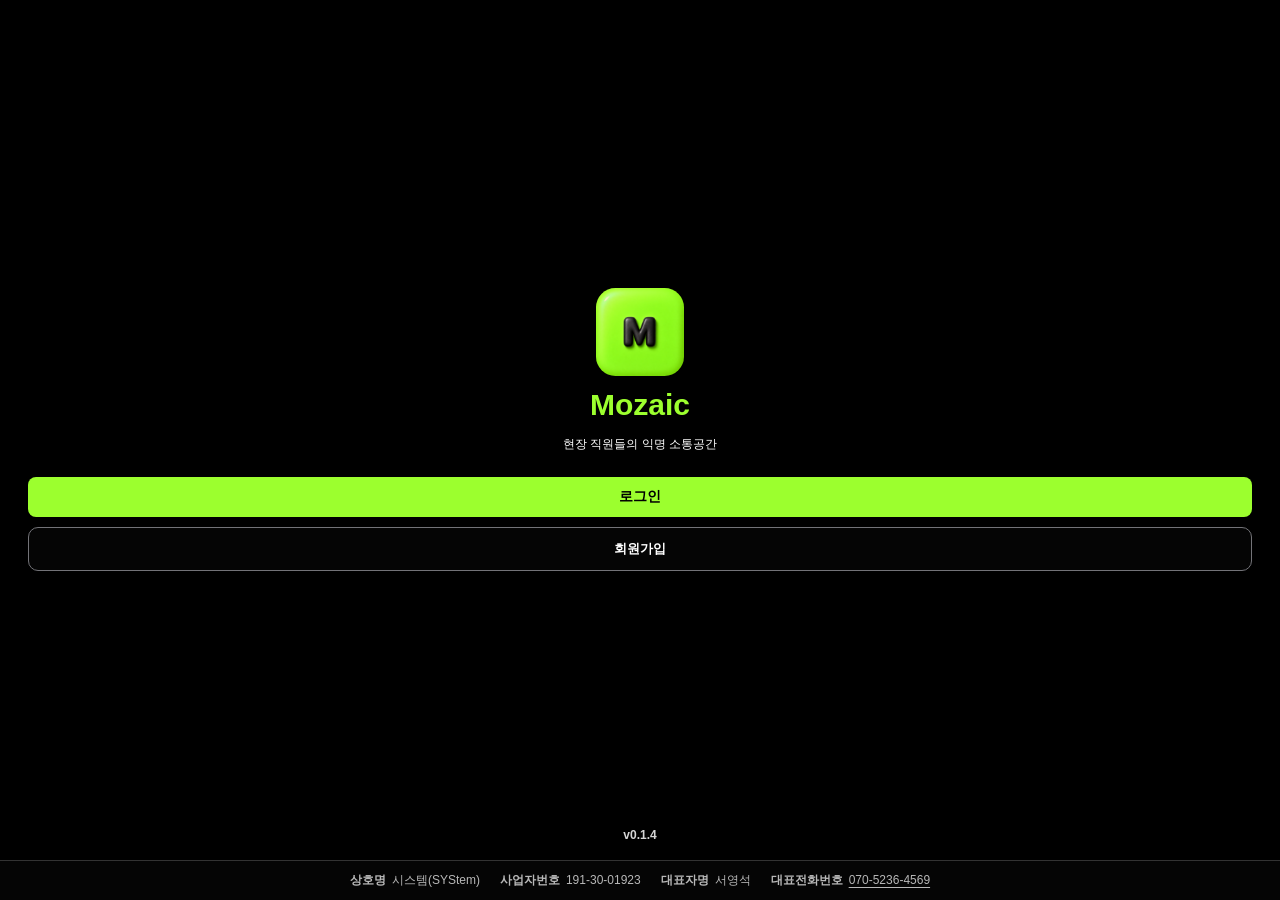
<file: mozaic/index.html>
<!doctype html>
<html lang="ko">
  <head>
    <meta charset="utf-8" />
    <meta name="viewport" content="width=device-width, initial-scale=1" />
    <meta name="robots" content="noindex, follow" />
    <link rel="canonical" href="https://mozaicground.com/" />
    <meta http-equiv="refresh" content="0; url=/" />
    <title>Mozaic</title>
    <script>
      location.replace("/");
    </script>
  </head>
  <body>
    <p>Mozaic으로 이동하고 있습니다.</p>
    <a href="/">Mozaic 열기</a>
  </body>
</html>
</file>
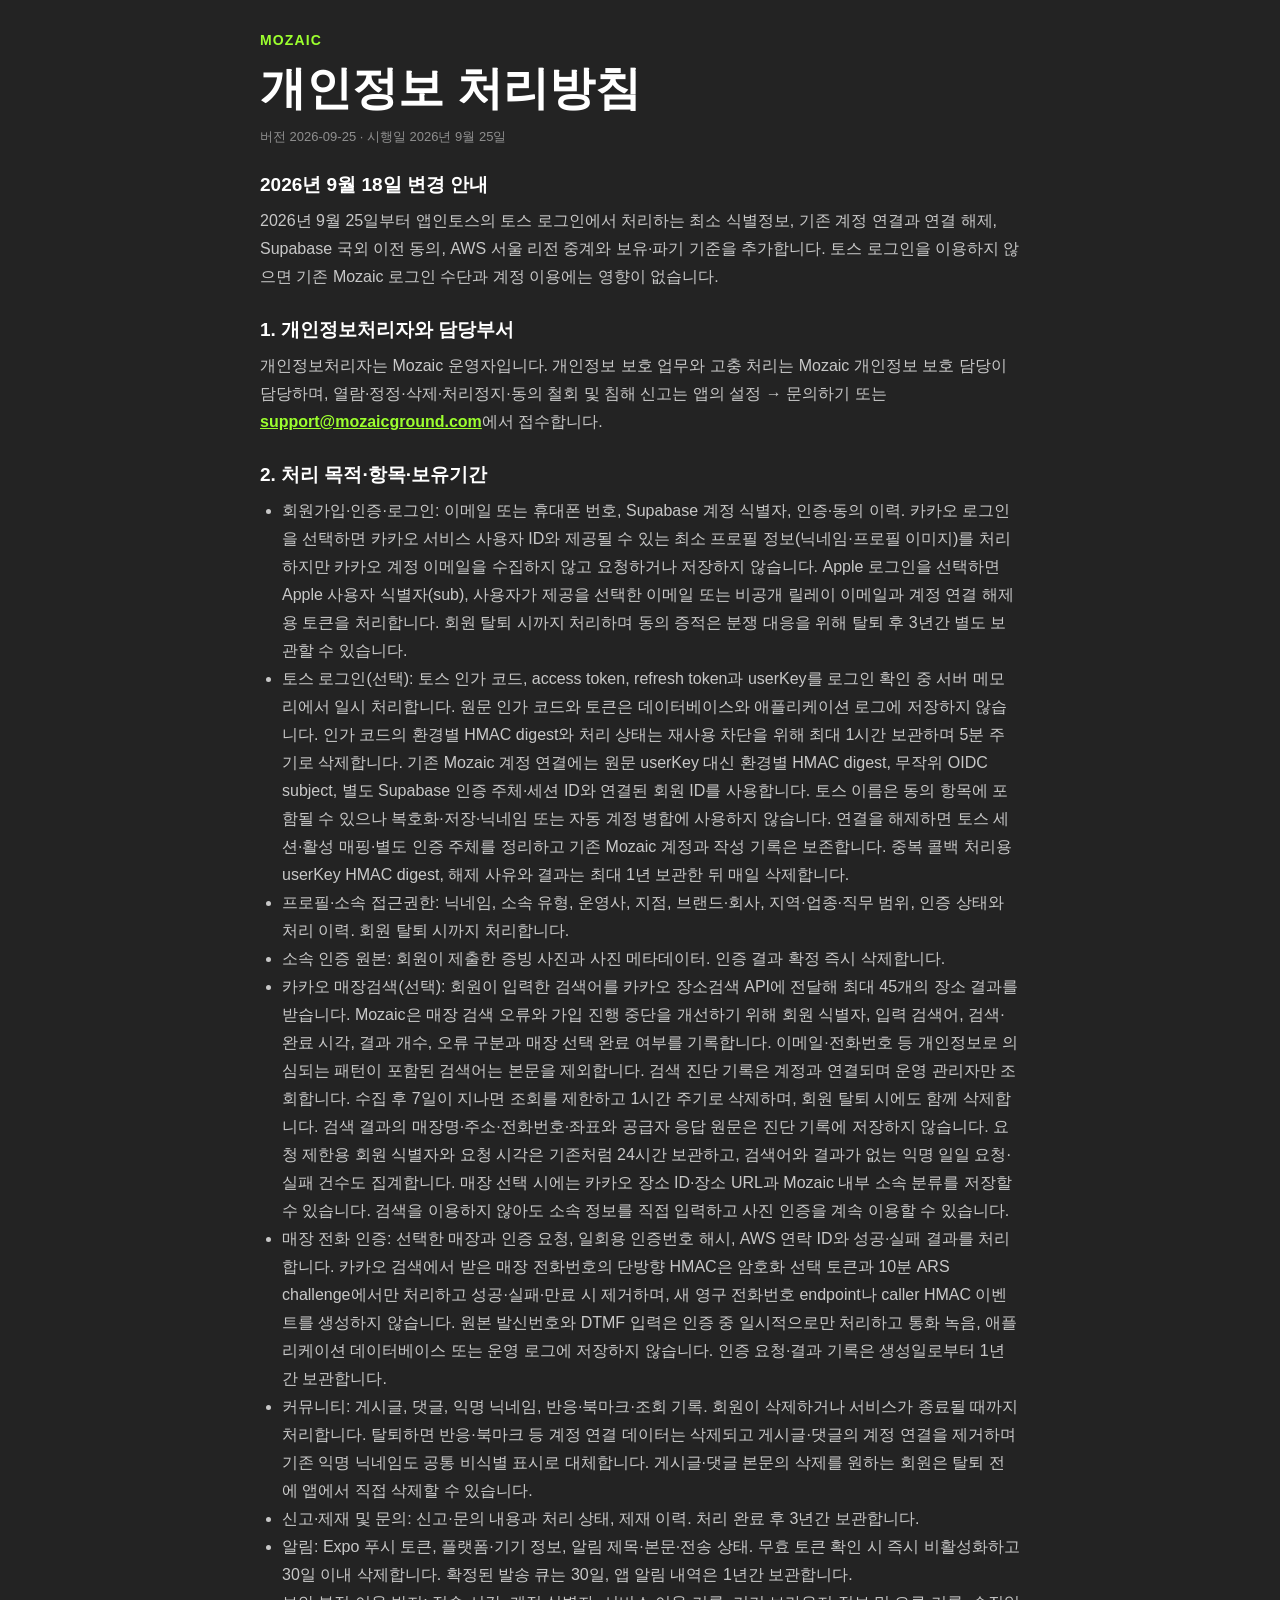
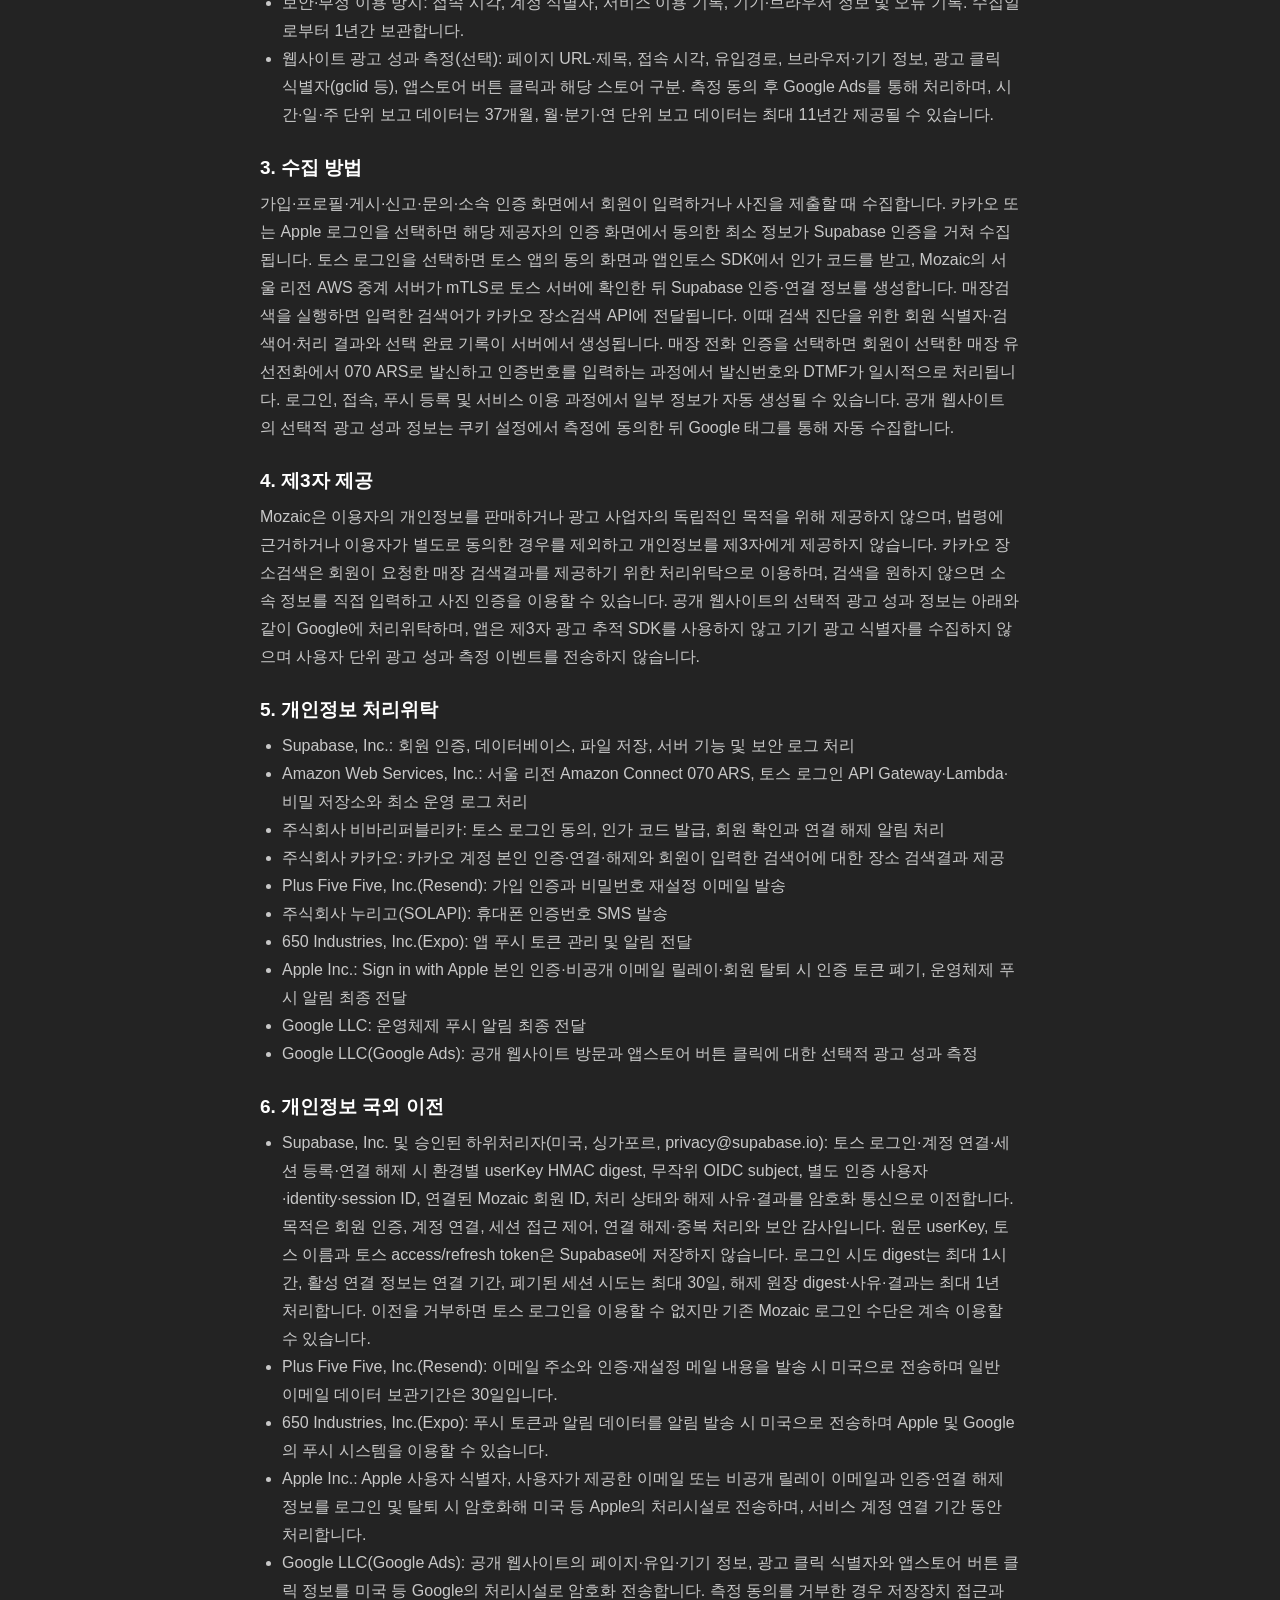
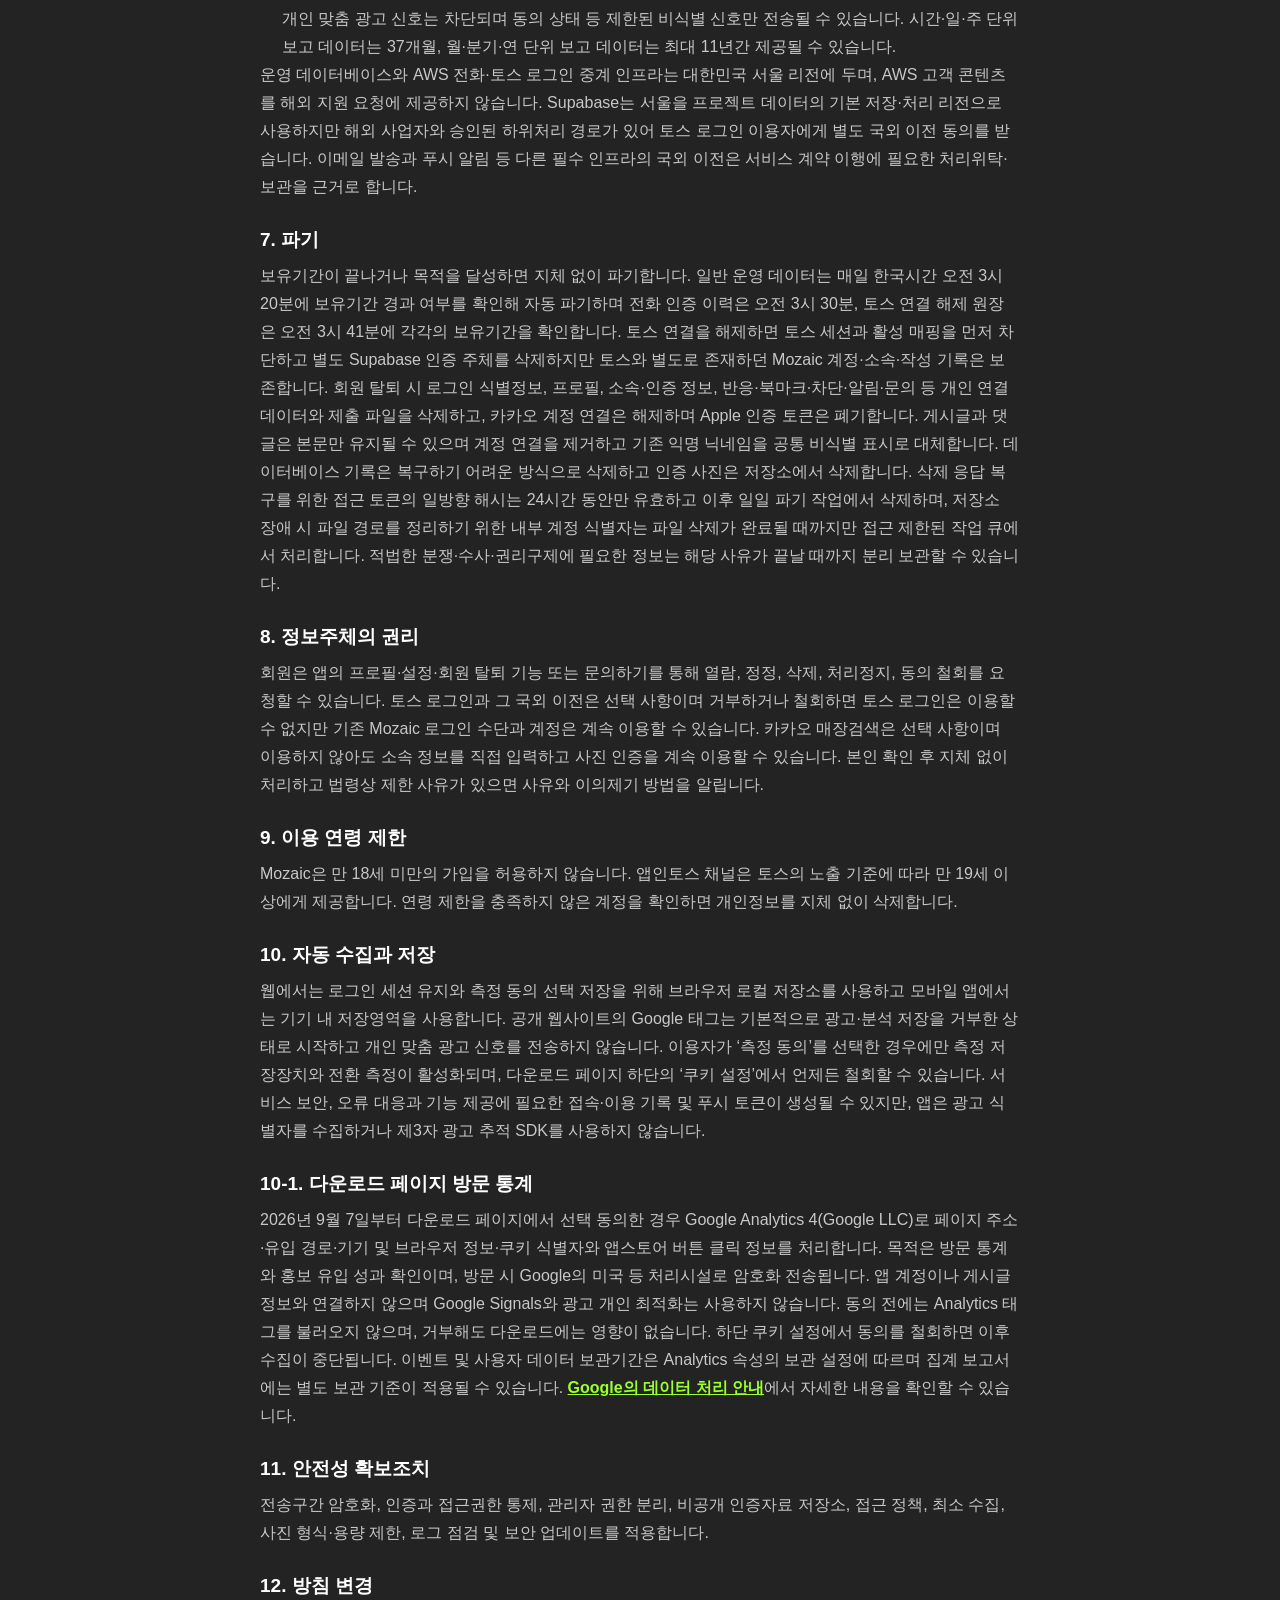
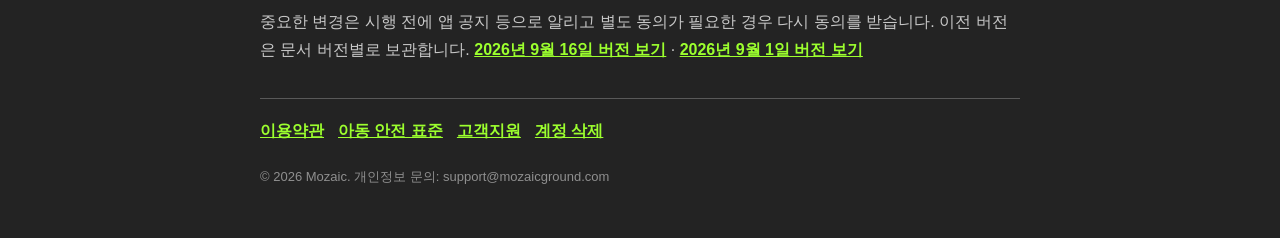
<file: privacy/index.html>
<!doctype html>
<html lang="ko">
  <head>
    <meta charset="utf-8" />
    <meta name="viewport" content="width=device-width, initial-scale=1" />
    <meta name="theme-color" content="#232323" />
    <meta name="description" content="Mozaic 개인정보 처리방침" />
    <link rel="canonical" href="https://mozaicground.com/privacy/" />
    <script src="/google-ads.js"></script>
    <title>Mozaic 개인정보 처리방침</title>
    <style>
      :root { color-scheme: dark; font-family: -apple-system, BlinkMacSystemFont, "Segoe UI", sans-serif; background: #232323; color: #fff; }
      * { box-sizing: border-box; }
      body { margin: 0; padding: 32px 20px 52px; }
      main { width: min(100%, 760px); margin: 0 auto; }
      .brand { color: #9cff2e; font-size: 14px; font-weight: 800; letter-spacing: .08em; }
      h1 { margin: 10px 0 8px; font-size: clamp(30px, 7vw, 46px); }
      .version, footer { color: #8f8f8f; font-size: 13px; }
      section { margin-top: 26px; }
      h2 { margin: 0 0 9px; font-size: 19px; color: #fff; }
      p, li { color: #c8c8c8; line-height: 1.75; }
      p { margin: 0; }
      ul { margin: 8px 0 0; padding-left: 22px; }
      a { color: #9cff2e; font-weight: 700; }
      nav { display: flex; flex-wrap: wrap; gap: 14px; margin-top: 34px; padding-top: 22px; border-top: 1px solid #595959; }
      footer { margin-top: 26px; }
    </style>
  </head>
  <body>
    <main>
      <div class="brand">MOZAIC</div>
      <h1>개인정보 처리방침</h1>
      <div class="version">버전 2026-09-25 · 시행일 2026년 9월 25일</div>
      <section aria-label="개인정보 처리방침 변경 안내"><h2>2026년 9월 18일 변경 안내</h2><p>2026년 9월 25일부터 앱인토스의 토스 로그인에서 처리하는 최소 식별정보, 기존 계정 연결과 연결 해제, Supabase 국외 이전 동의, AWS 서울 리전 중계와 보유·파기 기준을 추가합니다. 토스 로그인을 이용하지 않으면 기존 Mozaic 로그인 수단과 계정 이용에는 영향이 없습니다.</p></section>
      <section><h2>1. 개인정보처리자와 담당부서</h2><p>개인정보처리자는 Mozaic 운영자입니다. 개인정보 보호 업무와 고충 처리는 Mozaic 개인정보 보호 담당이 담당하며, 열람·정정·삭제·처리정지·동의 철회 및 침해 신고는 앱의 설정 → 문의하기 또는 <a href="mailto:support@mozaicground.com">support@mozaicground.com</a>에서 접수합니다.</p></section>
      <section><h2>2. 처리 목적·항목·보유기간</h2><ul>
        <li>회원가입·인증·로그인: 이메일 또는 휴대폰 번호, Supabase 계정 식별자, 인증·동의 이력. 카카오 로그인을 선택하면 카카오 서비스 사용자 ID와 제공될 수 있는 최소 프로필 정보(닉네임·프로필 이미지)를 처리하지만 카카오 계정 이메일을 수집하지 않고 요청하거나 저장하지 않습니다. Apple 로그인을 선택하면 Apple 사용자 식별자(sub), 사용자가 제공을 선택한 이메일 또는 비공개 릴레이 이메일과 계정 연결 해제용 토큰을 처리합니다. 회원 탈퇴 시까지 처리하며 동의 증적은 분쟁 대응을 위해 탈퇴 후 3년간 별도 보관할 수 있습니다.</li>
        <li>토스 로그인(선택): 토스 인가 코드, access token, refresh token과 userKey를 로그인 확인 중 서버 메모리에서 일시 처리합니다. 원문 인가 코드와 토큰은 데이터베이스와 애플리케이션 로그에 저장하지 않습니다. 인가 코드의 환경별 HMAC digest와 처리 상태는 재사용 차단을 위해 최대 1시간 보관하며 5분 주기로 삭제합니다. 기존 Mozaic 계정 연결에는 원문 userKey 대신 환경별 HMAC digest, 무작위 OIDC subject, 별도 Supabase 인증 주체·세션 ID와 연결된 회원 ID를 사용합니다. 토스 이름은 동의 항목에 포함될 수 있으나 복호화·저장·닉네임 또는 자동 계정 병합에 사용하지 않습니다. 연결을 해제하면 토스 세션·활성 매핑·별도 인증 주체를 정리하고 기존 Mozaic 계정과 작성 기록은 보존합니다. 중복 콜백 처리용 userKey HMAC digest, 해제 사유와 결과는 최대 1년 보관한 뒤 매일 삭제합니다.</li>
        <li>프로필·소속 접근권한: 닉네임, 소속 유형, 운영사, 지점, 브랜드·회사, 지역·업종·직무 범위, 인증 상태와 처리 이력. 회원 탈퇴 시까지 처리합니다.</li>
        <li>소속 인증 원본: 회원이 제출한 증빙 사진과 사진 메타데이터. 인증 결과 확정 즉시 삭제합니다.</li>
        <li>카카오 매장검색(선택): 회원이 입력한 검색어를 카카오 장소검색 API에 전달해 최대 45개의 장소 결과를 받습니다. Mozaic은 매장 검색 오류와 가입 진행 중단을 개선하기 위해 회원 식별자, 입력 검색어, 검색·완료 시각, 결과 개수, 오류 구분과 매장 선택 완료 여부를 기록합니다. 이메일·전화번호 등 개인정보로 의심되는 패턴이 포함된 검색어는 본문을 제외합니다. 검색 진단 기록은 계정과 연결되며 운영 관리자만 조회합니다. 수집 후 7일이 지나면 조회를 제한하고 1시간 주기로 삭제하며, 회원 탈퇴 시에도 함께 삭제합니다. 검색 결과의 매장명·주소·전화번호·좌표와 공급자 응답 원문은 진단 기록에 저장하지 않습니다. 요청 제한용 회원 식별자와 요청 시각은 기존처럼 24시간 보관하고, 검색어와 결과가 없는 익명 일일 요청·실패 건수도 집계합니다. 매장 선택 시에는 카카오 장소 ID·장소 URL과 Mozaic 내부 소속 분류를 저장할 수 있습니다. 검색을 이용하지 않아도 소속 정보를 직접 입력하고 사진 인증을 계속 이용할 수 있습니다.</li>
        <li>매장 전화 인증: 선택한 매장과 인증 요청, 일회용 인증번호 해시, AWS 연락 ID와 성공·실패 결과를 처리합니다. 카카오 검색에서 받은 매장 전화번호의 단방향 HMAC은 암호화 선택 토큰과 10분 ARS challenge에서만 처리하고 성공·실패·만료 시 제거하며, 새 영구 전화번호 endpoint나 caller HMAC 이벤트를 생성하지 않습니다. 원본 발신번호와 DTMF 입력은 인증 중 일시적으로만 처리하고 통화 녹음, 애플리케이션 데이터베이스 또는 운영 로그에 저장하지 않습니다. 인증 요청·결과 기록은 생성일로부터 1년간 보관합니다.</li>
        <li>커뮤니티: 게시글, 댓글, 익명 닉네임, 반응·북마크·조회 기록. 회원이 삭제하거나 서비스가 종료될 때까지 처리합니다. 탈퇴하면 반응·북마크 등 계정 연결 데이터는 삭제되고 게시글·댓글의 계정 연결을 제거하며 기존 익명 닉네임도 공통 비식별 표시로 대체합니다. 게시글·댓글 본문의 삭제를 원하는 회원은 탈퇴 전에 앱에서 직접 삭제할 수 있습니다.</li>
        <li>신고·제재 및 문의: 신고·문의 내용과 처리 상태, 제재 이력. 처리 완료 후 3년간 보관합니다.</li>
        <li>알림: Expo 푸시 토큰, 플랫폼·기기 정보, 알림 제목·본문·전송 상태. 무효 토큰 확인 시 즉시 비활성화하고 30일 이내 삭제합니다. 확정된 발송 큐는 30일, 앱 알림 내역은 1년간 보관합니다.</li>
        <li>보안·부정 이용 방지: 접속 시각, 계정 식별자, 서비스 이용 기록, 기기·브라우저 정보 및 오류 기록. 수집일로부터 1년간 보관합니다.</li>
        <li>웹사이트 광고 성과 측정(선택): 페이지 URL·제목, 접속 시각, 유입경로, 브라우저·기기 정보, 광고 클릭 식별자(gclid 등), 앱스토어 버튼 클릭과 해당 스토어 구분. 측정 동의 후 Google Ads를 통해 처리하며, 시간·일·주 단위 보고 데이터는 37개월, 월·분기·연 단위 보고 데이터는 최대 11년간 제공될 수 있습니다.</li>
      </ul></section>
      <section><h2>3. 수집 방법</h2><p>가입·프로필·게시·신고·문의·소속 인증 화면에서 회원이 입력하거나 사진을 제출할 때 수집합니다. 카카오 또는 Apple 로그인을 선택하면 해당 제공자의 인증 화면에서 동의한 최소 정보가 Supabase 인증을 거쳐 수집됩니다. 토스 로그인을 선택하면 토스 앱의 동의 화면과 앱인토스 SDK에서 인가 코드를 받고, Mozaic의 서울 리전 AWS 중계 서버가 mTLS로 토스 서버에 확인한 뒤 Supabase 인증·연결 정보를 생성합니다. 매장검색을 실행하면 입력한 검색어가 카카오 장소검색 API에 전달됩니다. 이때 검색 진단을 위한 회원 식별자·검색어·처리 결과와 선택 완료 기록이 서버에서 생성됩니다. 매장 전화 인증을 선택하면 회원이 선택한 매장 유선전화에서 070 ARS로 발신하고 인증번호를 입력하는 과정에서 발신번호와 DTMF가 일시적으로 처리됩니다. 로그인, 접속, 푸시 등록 및 서비스 이용 과정에서 일부 정보가 자동 생성될 수 있습니다. 공개 웹사이트의 선택적 광고 성과 정보는 쿠키 설정에서 측정에 동의한 뒤 Google 태그를 통해 자동 수집합니다.</p></section>
      <section><h2>4. 제3자 제공</h2><p>Mozaic은 이용자의 개인정보를 판매하거나 광고 사업자의 독립적인 목적을 위해 제공하지 않으며, 법령에 근거하거나 이용자가 별도로 동의한 경우를 제외하고 개인정보를 제3자에게 제공하지 않습니다. 카카오 장소검색은 회원이 요청한 매장 검색결과를 제공하기 위한 처리위탁으로 이용하며, 검색을 원하지 않으면 소속 정보를 직접 입력하고 사진 인증을 이용할 수 있습니다. 공개 웹사이트의 선택적 광고 성과 정보는 아래와 같이 Google에 처리위탁하며, 앱은 제3자 광고 추적 SDK를 사용하지 않고 기기 광고 식별자를 수집하지 않으며 사용자 단위 광고 성과 측정 이벤트를 전송하지 않습니다.</p></section>
      <section><h2>5. 개인정보 처리위탁</h2><ul>
        <li>Supabase, Inc.: 회원 인증, 데이터베이스, 파일 저장, 서버 기능 및 보안 로그 처리</li>
        <li>Amazon Web Services, Inc.: 서울 리전 Amazon Connect 070 ARS, 토스 로그인 API Gateway·Lambda·비밀 저장소와 최소 운영 로그 처리</li>
        <li>주식회사 비바리퍼블리카: 토스 로그인 동의, 인가 코드 발급, 회원 확인과 연결 해제 알림 처리</li>
        <li>주식회사 카카오: 카카오 계정 본인 인증·연결·해제와 회원이 입력한 검색어에 대한 장소 검색결과 제공</li>
        <li>Plus Five Five, Inc.(Resend): 가입 인증과 비밀번호 재설정 이메일 발송</li>
        <li>주식회사 누리고(SOLAPI): 휴대폰 인증번호 SMS 발송</li>
        <li>650 Industries, Inc.(Expo): 앱 푸시 토큰 관리 및 알림 전달</li>
        <li>Apple Inc.: Sign in with Apple 본인 인증·비공개 이메일 릴레이·회원 탈퇴 시 인증 토큰 폐기, 운영체제 푸시 알림 최종 전달</li>
        <li>Google LLC: 운영체제 푸시 알림 최종 전달</li>
        <li>Google LLC(Google Ads): 공개 웹사이트 방문과 앱스토어 버튼 클릭에 대한 선택적 광고 성과 측정</li>
      </ul></section>
      <section><h2>6. 개인정보 국외 이전</h2><ul>
        <li>Supabase, Inc. 및 승인된 하위처리자(미국, 싱가포르, privacy@supabase.io): 토스 로그인·계정 연결·세션 등록·연결 해제 시 환경별 userKey HMAC digest, 무작위 OIDC subject, 별도 인증 사용자·identity·session ID, 연결된 Mozaic 회원 ID, 처리 상태와 해제 사유·결과를 암호화 통신으로 이전합니다. 목적은 회원 인증, 계정 연결, 세션 접근 제어, 연결 해제·중복 처리와 보안 감사입니다. 원문 userKey, 토스 이름과 토스 access/refresh token은 Supabase에 저장하지 않습니다. 로그인 시도 digest는 최대 1시간, 활성 연결 정보는 연결 기간, 폐기된 세션 시도는 최대 30일, 해제 원장 digest·사유·결과는 최대 1년 처리합니다. 이전을 거부하면 토스 로그인을 이용할 수 없지만 기존 Mozaic 로그인 수단은 계속 이용할 수 있습니다.</li>
        <li>Plus Five Five, Inc.(Resend): 이메일 주소와 인증·재설정 메일 내용을 발송 시 미국으로 전송하며 일반 이메일 데이터 보관기간은 30일입니다.</li>
        <li>650 Industries, Inc.(Expo): 푸시 토큰과 알림 데이터를 알림 발송 시 미국으로 전송하며 Apple 및 Google의 푸시 시스템을 이용할 수 있습니다.</li>
        <li>Apple Inc.: Apple 사용자 식별자, 사용자가 제공한 이메일 또는 비공개 릴레이 이메일과 인증·연결 해제 정보를 로그인 및 탈퇴 시 암호화해 미국 등 Apple의 처리시설로 전송하며, 서비스 계정 연결 기간 동안 처리합니다.</li>
        <li>Google LLC(Google Ads): 공개 웹사이트의 페이지·유입·기기 정보, 광고 클릭 식별자와 앱스토어 버튼 클릭 정보를 미국 등 Google의 처리시설로 암호화 전송합니다. 측정 동의를 거부한 경우 저장장치 접근과 개인 맞춤 광고 신호는 차단되며 동의 상태 등 제한된 비식별 신호만 전송될 수 있습니다. 시간·일·주 단위 보고 데이터는 37개월, 월·분기·연 단위 보고 데이터는 최대 11년간 제공될 수 있습니다.</li>
      </ul><p>운영 데이터베이스와 AWS 전화·토스 로그인 중계 인프라는 대한민국 서울 리전에 두며, AWS 고객 콘텐츠를 해외 지원 요청에 제공하지 않습니다. Supabase는 서울을 프로젝트 데이터의 기본 저장·처리 리전으로 사용하지만 해외 사업자와 승인된 하위처리 경로가 있어 토스 로그인 이용자에게 별도 국외 이전 동의를 받습니다. 이메일 발송과 푸시 알림 등 다른 필수 인프라의 국외 이전은 서비스 계약 이행에 필요한 처리위탁·보관을 근거로 합니다.</p></section>
      <section><h2>7. 파기</h2><p>보유기간이 끝나거나 목적을 달성하면 지체 없이 파기합니다. 일반 운영 데이터는 매일 한국시간 오전 3시 20분에 보유기간 경과 여부를 확인해 자동 파기하며 전화 인증 이력은 오전 3시 30분, 토스 연결 해제 원장은 오전 3시 41분에 각각의 보유기간을 확인합니다. 토스 연결을 해제하면 토스 세션과 활성 매핑을 먼저 차단하고 별도 Supabase 인증 주체를 삭제하지만 토스와 별도로 존재하던 Mozaic 계정·소속·작성 기록은 보존합니다. 회원 탈퇴 시 로그인 식별정보, 프로필, 소속·인증 정보, 반응·북마크·차단·알림·문의 등 개인 연결 데이터와 제출 파일을 삭제하고, 카카오 계정 연결은 해제하며 Apple 인증 토큰은 폐기합니다. 게시글과 댓글은 본문만 유지될 수 있으며 계정 연결을 제거하고 기존 익명 닉네임을 공통 비식별 표시로 대체합니다. 데이터베이스 기록은 복구하기 어려운 방식으로 삭제하고 인증 사진은 저장소에서 삭제합니다. 삭제 응답 복구를 위한 접근 토큰의 일방향 해시는 24시간 동안만 유효하고 이후 일일 파기 작업에서 삭제하며, 저장소 장애 시 파일 경로를 정리하기 위한 내부 계정 식별자는 파일 삭제가 완료될 때까지만 접근 제한된 작업 큐에서 처리합니다. 적법한 분쟁·수사·권리구제에 필요한 정보는 해당 사유가 끝날 때까지 분리 보관할 수 있습니다.</p></section>
      <section><h2>8. 정보주체의 권리</h2><p>회원은 앱의 프로필·설정·회원 탈퇴 기능 또는 문의하기를 통해 열람, 정정, 삭제, 처리정지, 동의 철회를 요청할 수 있습니다. 토스 로그인과 그 국외 이전은 선택 사항이며 거부하거나 철회하면 토스 로그인은 이용할 수 없지만 기존 Mozaic 로그인 수단과 계정은 계속 이용할 수 있습니다. 카카오 매장검색은 선택 사항이며 이용하지 않아도 소속 정보를 직접 입력하고 사진 인증을 계속 이용할 수 있습니다. 본인 확인 후 지체 없이 처리하고 법령상 제한 사유가 있으면 사유와 이의제기 방법을 알립니다.</p></section>
      <section><h2>9. 이용 연령 제한</h2><p>Mozaic은 만 18세 미만의 가입을 허용하지 않습니다. 앱인토스 채널은 토스의 노출 기준에 따라 만 19세 이상에게 제공합니다. 연령 제한을 충족하지 않은 계정을 확인하면 개인정보를 지체 없이 삭제합니다.</p></section>
      <section><h2>10. 자동 수집과 저장</h2><p>웹에서는 로그인 세션 유지와 측정 동의 선택 저장을 위해 브라우저 로컬 저장소를 사용하고 모바일 앱에서는 기기 내 저장영역을 사용합니다. 공개 웹사이트의 Google 태그는 기본적으로 광고·분석 저장을 거부한 상태로 시작하고 개인 맞춤 광고 신호를 전송하지 않습니다. 이용자가 ‘측정 동의’를 선택한 경우에만 측정 저장장치와 전환 측정이 활성화되며, 다운로드 페이지 하단의 ‘쿠키 설정’에서 언제든 철회할 수 있습니다. 서비스 보안, 오류 대응과 기능 제공에 필요한 접속·이용 기록 및 푸시 토큰이 생성될 수 있지만, 앱은 광고 식별자를 수집하거나 제3자 광고 추적 SDK를 사용하지 않습니다.</p></section>
      <section><h2>10-1. 다운로드 페이지 방문 통계</h2><p>2026년 9월 7일부터 다운로드 페이지에서 선택 동의한 경우 Google Analytics 4(Google LLC)로 페이지 주소·유입 경로·기기 및 브라우저 정보·쿠키 식별자와 앱스토어 버튼 클릭 정보를 처리합니다. 목적은 방문 통계와 홍보 유입 성과 확인이며, 방문 시 Google의 미국 등 처리시설로 암호화 전송됩니다. 앱 계정이나 게시글 정보와 연결하지 않으며 Google Signals와 광고 개인 최적화는 사용하지 않습니다. 동의 전에는 Analytics 태그를 불러오지 않으며, 거부해도 다운로드에는 영향이 없습니다. 하단 쿠키 설정에서 동의를 철회하면 이후 수집이 중단됩니다. 이벤트 및 사용자 데이터 보관기간은 Analytics 속성의 보관 설정에 따르며 집계 보고서에는 별도 보관 기준이 적용될 수 있습니다. <a href="https://policies.google.com/technologies/partner-sites">Google의 데이터 처리 안내</a>에서 자세한 내용을 확인할 수 있습니다.</p></section>
      <section><h2>11. 안전성 확보조치</h2><p>전송구간 암호화, 인증과 접근권한 통제, 관리자 권한 분리, 비공개 인증자료 저장소, 접근 정책, 최소 수집, 사진 형식·용량 제한, 로그 점검 및 보안 업데이트를 적용합니다.</p></section>
      <section><h2>12. 방침 변경</h2><p>중요한 변경은 시행 전에 앱 공지 등으로 알리고 별도 동의가 필요한 경우 다시 동의를 받습니다. 이전 버전은 문서 버전별로 보관합니다. <a href="/privacy/versions/2026-09-16.html">2026년 9월 16일 버전 보기</a> · <a href="/privacy/versions/2026-09-01.html">2026년 9월 1일 버전 보기</a></p></section>
      <nav aria-label="관련 문서">
        <a href="/terms/">이용약관</a>
        <a href="/child-safety/">아동 안전 표준</a>
        <a href="/support/">고객지원</a>
        <a href="/delete-account/">계정 삭제</a>
      </nav>
      <footer>© 2026 Mozaic. 개인정보 문의: support@mozaicground.com</footer>
    </main>
  </body>
</html>
</file>
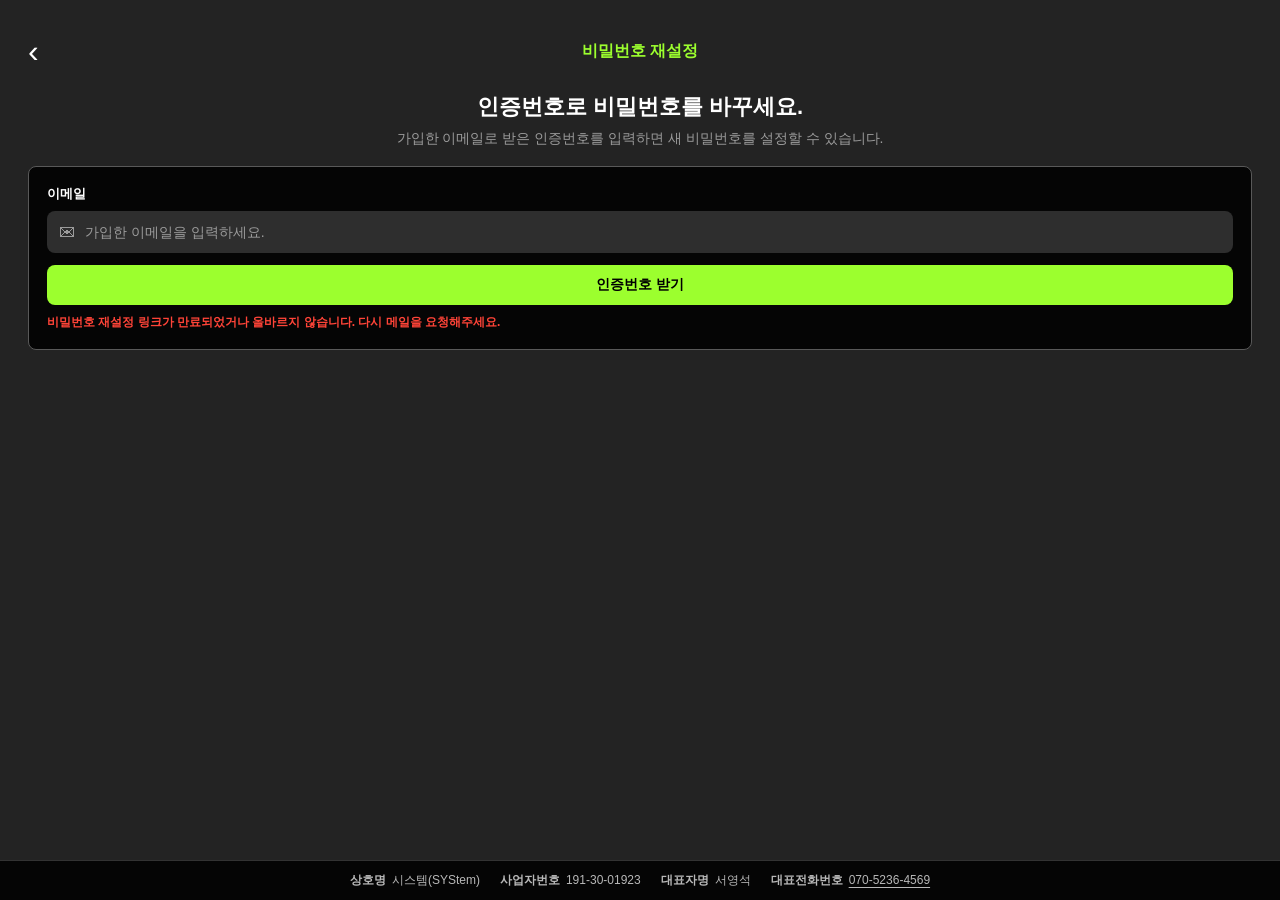
<file: reset-password/index.html>
<!DOCTYPE html>
<html lang="ko">
  <head>
    <meta charset="utf-8" />
    <meta httpEquiv="X-UA-Compatible" content="IE=edge" />
    <meta name="viewport" content="width=device-width, initial-scale=1, shrink-to-fit=no" />
    <meta name="description" content="Mozaic(모자이크)는 백화점, 쇼핑몰, 카페, 호텔 등 다양한 공간에서 일하는 사람들이 인증을 거쳐 같은 공간의 사람들과 익명으로 경험과 이야기를 나누는 커뮤니티입니다." />
    <title>Mozaic | 경험과 이야기로 연결되는 익명 커뮤니티</title>
    <!-- The `react-native-web` recommended style reset: https://necolas.github.io/react-native-web/docs/setup/#root-element -->
    <style id="expo-reset">
      /* These styles make the body full-height */
      html,
      body {
        height: 100%;
      }
      /* These styles disable body scrolling if you are using <ScrollView> */
      body {
        overflow: hidden;
      }
      /* These styles make the root element full-height */
      #root {
        display: flex;
        height: 100%;
        flex: 1;
      }
    </style>
  <link rel="icon" type="image/png" sizes="96x96" href="https://mozaicground.com/favicon-96.png" />
    <meta name="robots" content="noindex, nofollow" />
    <meta name="google-site-verification" content="OjtwkdgtnRujADMe-lZbf3x9tmUwedey1yXrs37XY7w" />
    <link rel="canonical" href="https://mozaicground.com/" />
    <meta property="og:type" content="website" />
    <meta property="og:locale" content="ko_KR" />
    <meta property="og:site_name" content="Mozaic" />
    <meta property="og:title" content="Mozaic | 경험과 이야기로 연결되는 익명 커뮤니티" />
    <meta property="og:description" content="Mozaic(모자이크)는 백화점, 쇼핑몰, 카페, 호텔 등 다양한 공간에서 일하는 사람들이 인증을 거쳐 같은 공간의 사람들과 익명으로 경험과 이야기를 나누는 커뮤니티입니다." />
    <meta property="og:url" content="https://mozaicground.com/" />
    <meta property="og:image" content="https://mozaicground.com/download/assets/og-mozaic.png" />
    <meta property="og:image:width" content="1200" />
    <meta property="og:image:height" content="630" />
    <meta property="og:image:alt" content="Mozaic 앱 소개 이미지" />
    <meta name="twitter:card" content="summary_large_image" />
    <meta name="twitter:title" content="Mozaic | 경험과 이야기로 연결되는 익명 커뮤니티" />
    <meta name="twitter:description" content="Mozaic(모자이크)는 백화점, 쇼핑몰, 카페, 호텔 등 다양한 공간에서 일하는 사람들이 인증을 거쳐 같은 공간의 사람들과 익명으로 경험과 이야기를 나누는 커뮤니티입니다." />
    <meta name="twitter:image" content="https://mozaicground.com/download/assets/og-mozaic.png" />
    <link rel="apple-touch-icon" href="https://mozaicground.com/download/assets/mozaic-icon.png" />
    <script type="application/ld+json">{"@context":"https://schema.org","@graph":[{"@type":"WebSite","@id":"https://mozaicground.com/#website","url":"https://mozaicground.com/","name":"Mozaic","alternateName":"모자이크","description":"Mozaic(모자이크)는 백화점, 쇼핑몰, 카페, 호텔 등 다양한 공간에서 일하는 사람들이 인증을 거쳐 같은 공간의 사람들과 익명으로 경험과 이야기를 나누는 커뮤니티입니다.","inLanguage":"ko-KR","publisher":{"@id":"https://mozaicground.com/#organization"}},{"@type":"Organization","@id":"https://mozaicground.com/#organization","name":"Mozaic","alternateName":"모자이크","url":"https://mozaicground.com/","logo":{"@type":"ImageObject","url":"https://mozaicground.com/download/assets/mozaic-icon.png","width":256,"height":256}}]}</script>
    <link rel="stylesheet" href="/business-info.css" />
  </head>

  <body data-mozaic-web-app>
    <!-- Use static rendering with Expo Router to support running without JavaScript. -->
    <noscript>
      You need to enable JavaScript to run this app.
    </noscript>
    <!-- The root element for your Expo app. -->
    <div id="root"></div>
  <script src="/_expo/static/js/web/index-6033b33beae929d4a6af0f555f50eb7a.js" defer></script>
<footer id="mozaic-business-footer" class="mozaic-web-business-footer">
<section class="mozaic-business-info" aria-label="사업자정보">
  <dl>
    <div><dt>상호명</dt><dd>시스템(SYStem)</dd></div>
    <div><dt>사업자번호</dt><dd>191-30-01923</dd></div>
    <div><dt>대표자명</dt><dd>서영석</dd></div>
    <div><dt>대표전화번호</dt><dd><a href="tel:07052364569">070-5236-4569</a></dd></div>
  </dl>
</section>
</footer>
</body>
</html>
</file>
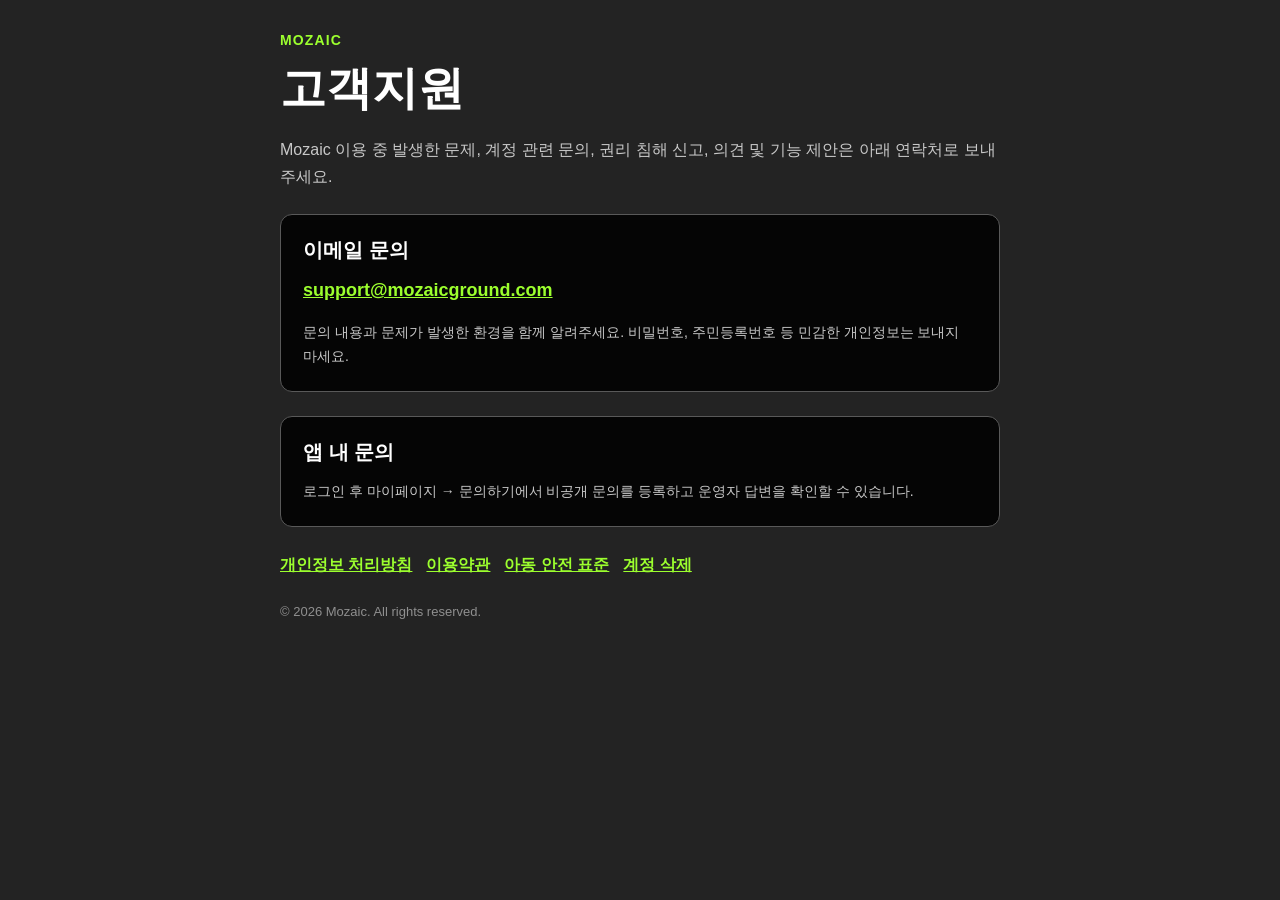
<file: support/index.html>
<!doctype html>
<html lang="ko">
  <head>
    <meta charset="utf-8" />
    <meta name="viewport" content="width=device-width, initial-scale=1" />
    <meta name="theme-color" content="#232323" />
    <meta name="description" content="Mozaic 고객지원 및 문의 안내" />
    <link rel="canonical" href="https://mozaicground.com/support/" />
    <script src="/google-ads.js"></script>
    <title>Mozaic 고객지원</title>
    <style>
      :root { color-scheme: dark; font-family: -apple-system, BlinkMacSystemFont, "Segoe UI", sans-serif; background: #232323; color: #fff; }
      * { box-sizing: border-box; }
      body { margin: 0; padding: 32px 20px 52px; }
      main { width: min(100%, 720px); margin: 0 auto; }
      .brand { color: #9cff2e; font-size: 14px; font-weight: 800; letter-spacing: .08em; }
      h1 { margin: 10px 0 12px; font-size: clamp(30px, 7vw, 46px); }
      h2 { margin: 0 0 10px; font-size: 20px; }
      p { color: #c8c8c8; line-height: 1.7; }
      section { margin-top: 24px; padding: 22px; border: 1px solid #595959; border-radius: 12px; background: #050505; }
      a { color: #9cff2e; font-weight: 800; }
      .email { display: inline-block; margin: 6px 0; font-size: 18px; }
      .note { margin-bottom: 0; font-size: 14px; }
      nav { display: flex; flex-wrap: wrap; gap: 14px; margin-top: 28px; }
      footer { margin-top: 28px; color: #8f8f8f; font-size: 13px; }
    </style>
  </head>
  <body>
    <main>
      <div class="brand">MOZAIC</div>
      <h1>고객지원</h1>
      <p>Mozaic 이용 중 발생한 문제, 계정 관련 문의, 권리 침해 신고, 의견 및 기능 제안은 아래 연락처로 보내주세요.</p>
      <section>
        <h2>이메일 문의</h2>
        <a class="email" href="mailto:support@mozaicground.com?subject=Mozaic%20고객지원%20문의">support@mozaicground.com</a>
        <p class="note">문의 내용과 문제가 발생한 환경을 함께 알려주세요. 비밀번호, 주민등록번호 등 민감한 개인정보는 보내지 마세요.</p>
      </section>
      <section>
        <h2>앱 내 문의</h2>
        <p class="note">로그인 후 마이페이지 → 문의하기에서 비공개 문의를 등록하고 운영자 답변을 확인할 수 있습니다.</p>
      </section>
      <nav aria-label="정책 문서">
        <a href="/privacy/">개인정보 처리방침</a>
        <a href="/terms/">이용약관</a>
        <a href="/child-safety/">아동 안전 표준</a>
        <a href="/delete-account/">계정 삭제</a>
      </nav>
      <footer>© 2026 Mozaic. All rights reserved.</footer>
    </main>
  </body>
</html>
</file>
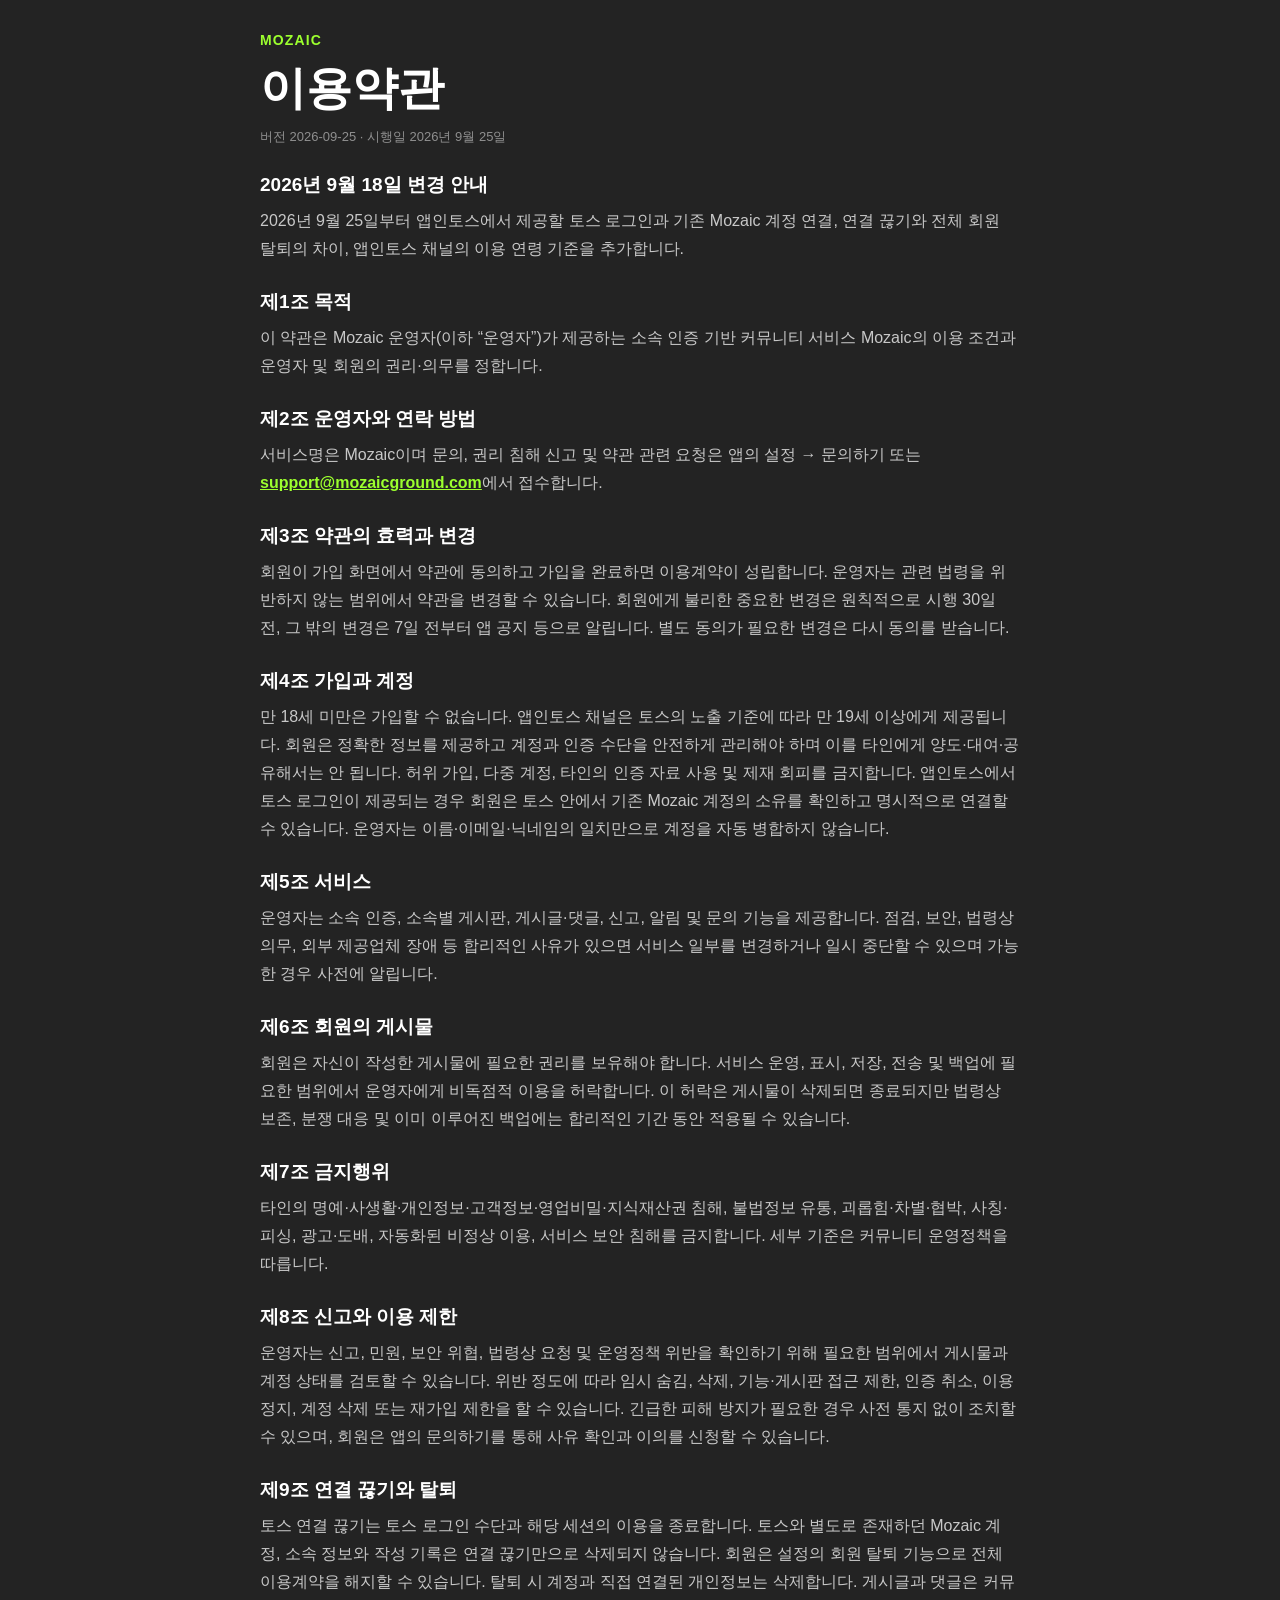
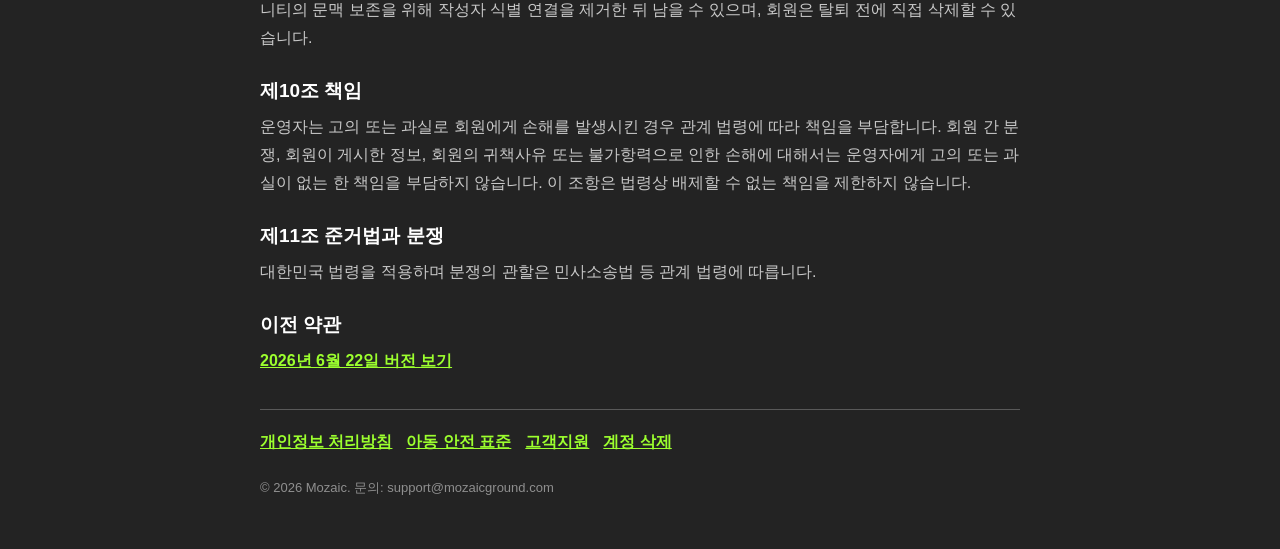
<file: terms/index.html>
<!doctype html>
<html lang="ko">
  <head>
    <meta charset="utf-8" />
    <meta name="viewport" content="width=device-width, initial-scale=1" />
    <meta name="theme-color" content="#232323" />
    <meta name="description" content="Mozaic 서비스 이용약관" />
    <link rel="canonical" href="https://mozaicground.com/terms/" />
    <script src="/google-ads.js"></script>
    <title>Mozaic 이용약관</title>
    <style>
      :root { color-scheme: dark; font-family: -apple-system, BlinkMacSystemFont, "Segoe UI", sans-serif; background: #232323; color: #fff; }
      * { box-sizing: border-box; }
      body { margin: 0; padding: 32px 20px 52px; }
      main { width: min(100%, 760px); margin: 0 auto; }
      .brand { color: #9cff2e; font-size: 14px; font-weight: 800; letter-spacing: .08em; }
      h1 { margin: 10px 0 8px; font-size: clamp(30px, 7vw, 46px); }
      .version, footer { color: #8f8f8f; font-size: 13px; }
      section { margin-top: 26px; }
      h2 { margin: 0 0 9px; font-size: 19px; color: #fff; }
      p { margin: 0; color: #c8c8c8; line-height: 1.75; }
      a { color: #9cff2e; font-weight: 700; }
      nav { display: flex; flex-wrap: wrap; gap: 14px; margin-top: 34px; padding-top: 22px; border-top: 1px solid #595959; }
      footer { margin-top: 26px; }
    </style>
  </head>
  <body>
    <main>
      <div class="brand">MOZAIC</div>
      <h1>이용약관</h1>
      <div class="version">버전 2026-09-25 · 시행일 2026년 9월 25일</div>
      <section aria-label="이용약관 변경 안내"><h2>2026년 9월 18일 변경 안내</h2><p>2026년 9월 25일부터 앱인토스에서 제공할 토스 로그인과 기존 Mozaic 계정 연결, 연결 끊기와 전체 회원 탈퇴의 차이, 앱인토스 채널의 이용 연령 기준을 추가합니다.</p></section>
      <section><h2>제1조 목적</h2><p>이 약관은 Mozaic 운영자(이하 “운영자”)가 제공하는 소속 인증 기반 커뮤니티 서비스 Mozaic의 이용 조건과 운영자 및 회원의 권리·의무를 정합니다.</p></section>
      <section><h2>제2조 운영자와 연락 방법</h2><p>서비스명은 Mozaic이며 문의, 권리 침해 신고 및 약관 관련 요청은 앱의 설정 → 문의하기 또는 <a href="mailto:support@mozaicground.com">support@mozaicground.com</a>에서 접수합니다.</p></section>
      <section><h2>제3조 약관의 효력과 변경</h2><p>회원이 가입 화면에서 약관에 동의하고 가입을 완료하면 이용계약이 성립합니다. 운영자는 관련 법령을 위반하지 않는 범위에서 약관을 변경할 수 있습니다. 회원에게 불리한 중요한 변경은 원칙적으로 시행 30일 전, 그 밖의 변경은 7일 전부터 앱 공지 등으로 알립니다. 별도 동의가 필요한 변경은 다시 동의를 받습니다.</p></section>
      <section><h2>제4조 가입과 계정</h2><p>만 18세 미만은 가입할 수 없습니다. 앱인토스 채널은 토스의 노출 기준에 따라 만 19세 이상에게 제공됩니다. 회원은 정확한 정보를 제공하고 계정과 인증 수단을 안전하게 관리해야 하며 이를 타인에게 양도·대여·공유해서는 안 됩니다. 허위 가입, 다중 계정, 타인의 인증 자료 사용 및 제재 회피를 금지합니다. 앱인토스에서 토스 로그인이 제공되는 경우 회원은 토스 안에서 기존 Mozaic 계정의 소유를 확인하고 명시적으로 연결할 수 있습니다. 운영자는 이름·이메일·닉네임의 일치만으로 계정을 자동 병합하지 않습니다.</p></section>
      <section><h2>제5조 서비스</h2><p>운영자는 소속 인증, 소속별 게시판, 게시글·댓글, 신고, 알림 및 문의 기능을 제공합니다. 점검, 보안, 법령상 의무, 외부 제공업체 장애 등 합리적인 사유가 있으면 서비스 일부를 변경하거나 일시 중단할 수 있으며 가능한 경우 사전에 알립니다.</p></section>
      <section><h2>제6조 회원의 게시물</h2><p>회원은 자신이 작성한 게시물에 필요한 권리를 보유해야 합니다. 서비스 운영, 표시, 저장, 전송 및 백업에 필요한 범위에서 운영자에게 비독점적 이용을 허락합니다. 이 허락은 게시물이 삭제되면 종료되지만 법령상 보존, 분쟁 대응 및 이미 이루어진 백업에는 합리적인 기간 동안 적용될 수 있습니다.</p></section>
      <section><h2>제7조 금지행위</h2><p>타인의 명예·사생활·개인정보·고객정보·영업비밀·지식재산권 침해, 불법정보 유통, 괴롭힘·차별·협박, 사칭·피싱, 광고·도배, 자동화된 비정상 이용, 서비스 보안 침해를 금지합니다. 세부 기준은 커뮤니티 운영정책을 따릅니다.</p></section>
      <section><h2>제8조 신고와 이용 제한</h2><p>운영자는 신고, 민원, 보안 위협, 법령상 요청 및 운영정책 위반을 확인하기 위해 필요한 범위에서 게시물과 계정 상태를 검토할 수 있습니다. 위반 정도에 따라 임시 숨김, 삭제, 기능·게시판 접근 제한, 인증 취소, 이용 정지, 계정 삭제 또는 재가입 제한을 할 수 있습니다. 긴급한 피해 방지가 필요한 경우 사전 통지 없이 조치할 수 있으며, 회원은 앱의 문의하기를 통해 사유 확인과 이의를 신청할 수 있습니다.</p></section>
      <section><h2>제9조 연결 끊기와 탈퇴</h2><p>토스 연결 끊기는 토스 로그인 수단과 해당 세션의 이용을 종료합니다. 토스와 별도로 존재하던 Mozaic 계정, 소속 정보와 작성 기록은 연결 끊기만으로 삭제되지 않습니다. 회원은 설정의 회원 탈퇴 기능으로 전체 이용계약을 해지할 수 있습니다. 탈퇴 시 계정과 직접 연결된 개인정보는 삭제합니다. 게시글과 댓글은 커뮤니티의 문맥 보존을 위해 작성자 식별 연결을 제거한 뒤 남을 수 있으며, 회원은 탈퇴 전에 직접 삭제할 수 있습니다.</p></section>
      <section><h2>제10조 책임</h2><p>운영자는 고의 또는 과실로 회원에게 손해를 발생시킨 경우 관계 법령에 따라 책임을 부담합니다. 회원 간 분쟁, 회원이 게시한 정보, 회원의 귀책사유 또는 불가항력으로 인한 손해에 대해서는 운영자에게 고의 또는 과실이 없는 한 책임을 부담하지 않습니다. 이 조항은 법령상 배제할 수 없는 책임을 제한하지 않습니다.</p></section>
      <section><h2>제11조 준거법과 분쟁</h2><p>대한민국 법령을 적용하며 분쟁의 관할은 민사소송법 등 관계 법령에 따릅니다.</p></section>
      <section><h2>이전 약관</h2><p><a href="/terms/versions/2026-06-22.html">2026년 6월 22일 버전 보기</a></p></section>
      <nav aria-label="관련 문서">
        <a href="/privacy/">개인정보 처리방침</a>
        <a href="/child-safety/">아동 안전 표준</a>
        <a href="/support/">고객지원</a>
        <a href="/delete-account/">계정 삭제</a>
      </nav>
      <footer>© 2026 Mozaic. 문의: support@mozaicground.com</footer>
    </main>
  </body>
</html>
</file>
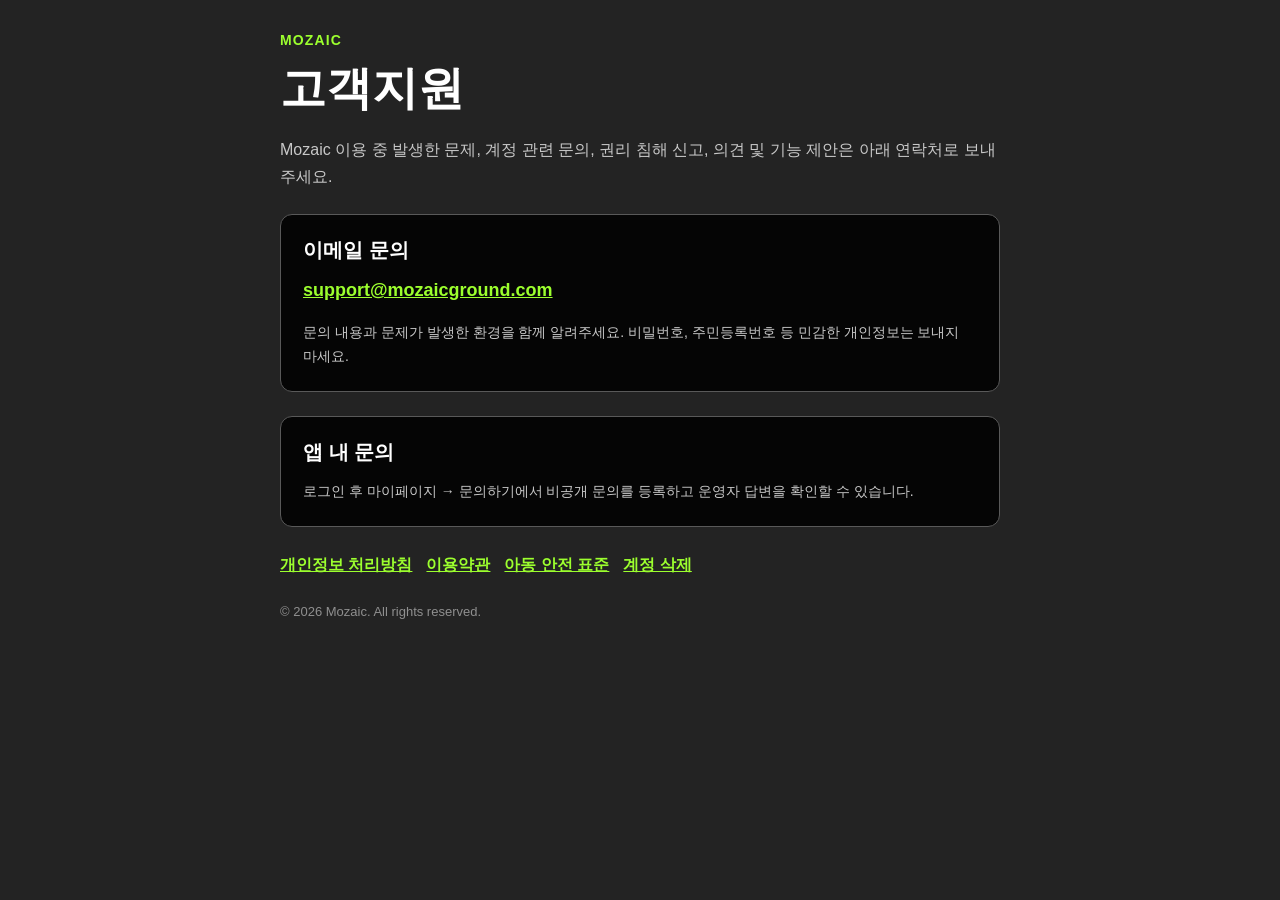
<file: support.html>
<!doctype html>
<html lang="ko">
  <head>
    <meta charset="utf-8" />
    <meta name="viewport" content="width=device-width, initial-scale=1" />
    <meta http-equiv="refresh" content="0; url=/support/" />
    <meta name="robots" content="noindex, follow" />
    <link rel="canonical" href="https://mozaicground.com/support/" />
    <title>Mozaic 고객지원</title>
  </head>
  <body>
    <p><a href="/support/">Mozaic 고객지원으로 이동</a></p>
  </body>
</html>
</file>
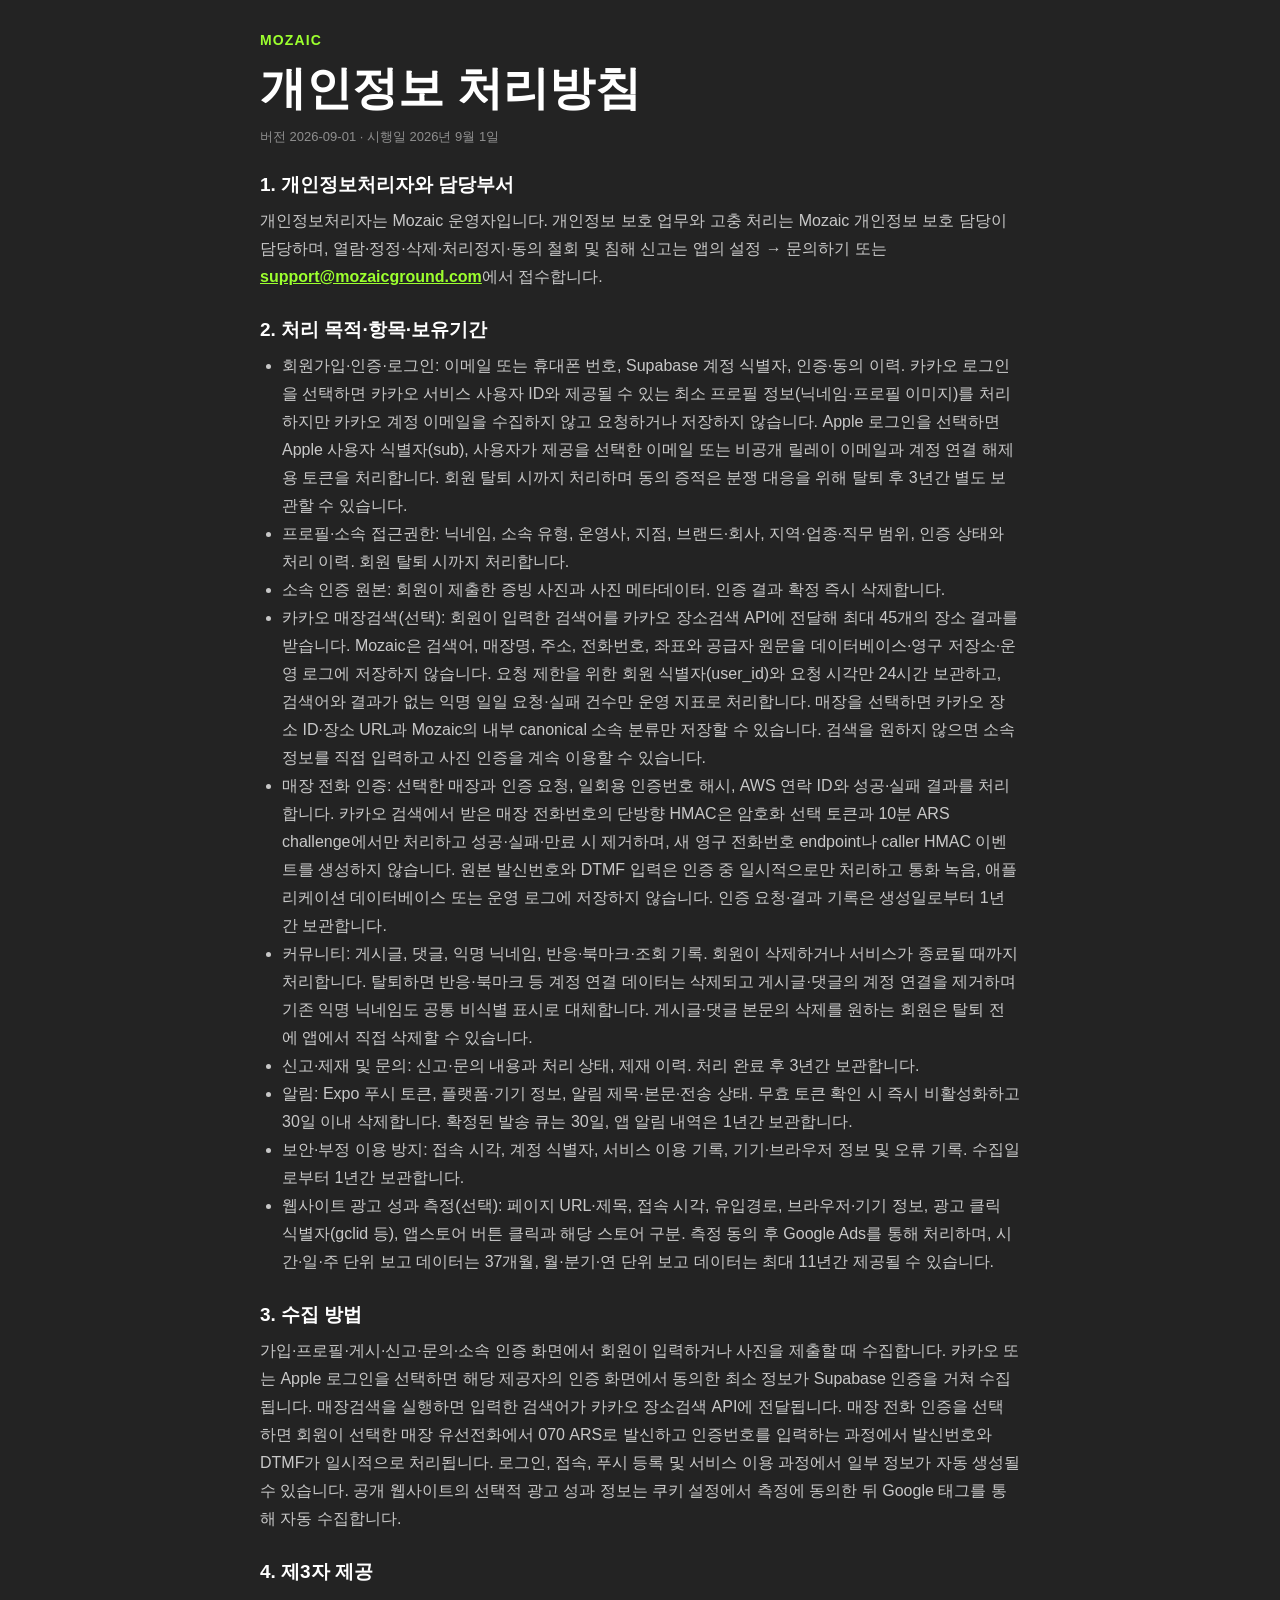
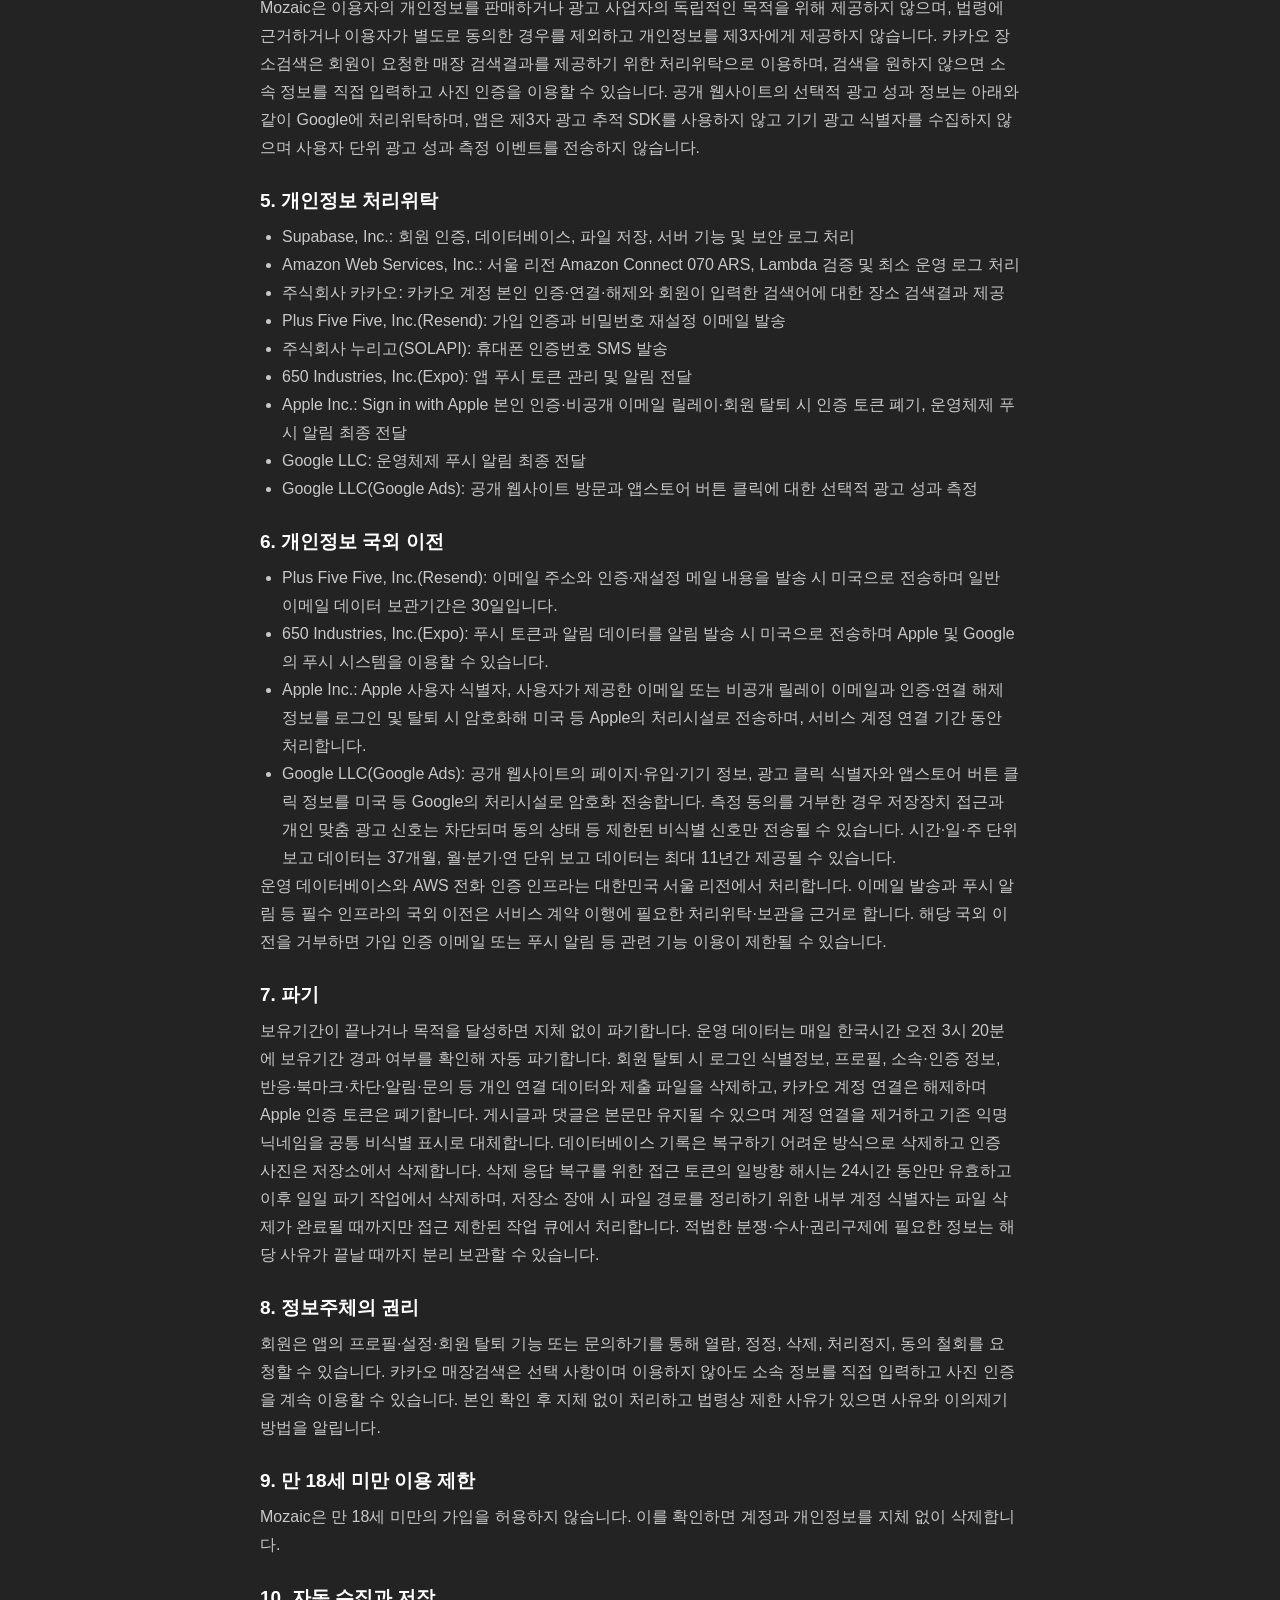
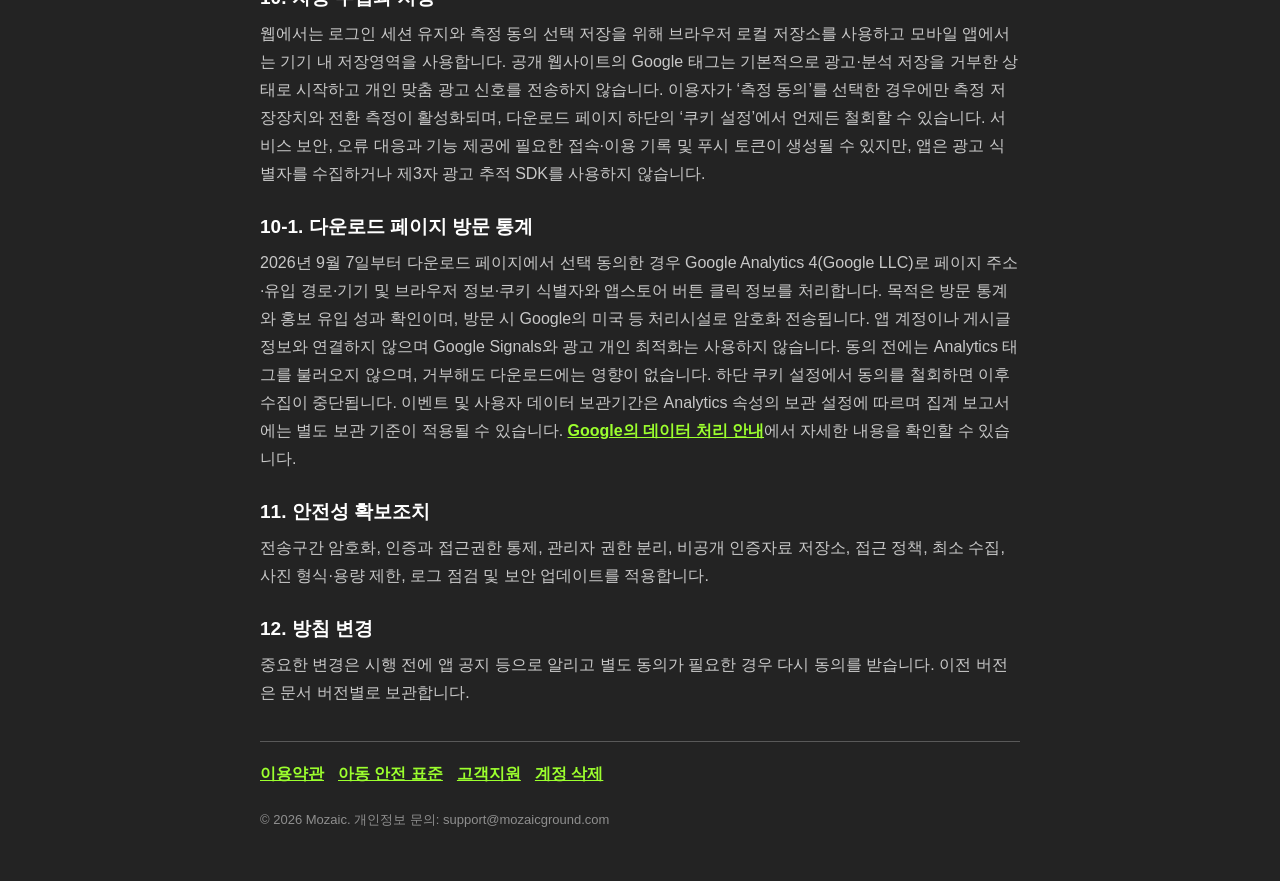
<file: privacy/versions/2026-09-01.html>
<!doctype html>
<html lang="ko">
  <head>
    <meta charset="utf-8" />
    <meta name="viewport" content="width=device-width, initial-scale=1" />
    <meta name="theme-color" content="#232323" />
    <meta name="description" content="Mozaic 개인정보 처리방침" />
    <link rel="canonical" href="https://mozaicground.com/privacy/" />
    <script src="/google-ads.js"></script>
    <title>Mozaic 개인정보 처리방침</title>
    <style>
      :root { color-scheme: dark; font-family: -apple-system, BlinkMacSystemFont, "Segoe UI", sans-serif; background: #232323; color: #fff; }
      * { box-sizing: border-box; }
      body { margin: 0; padding: 32px 20px 52px; }
      main { width: min(100%, 760px); margin: 0 auto; }
      .brand { color: #9cff2e; font-size: 14px; font-weight: 800; letter-spacing: .08em; }
      h1 { margin: 10px 0 8px; font-size: clamp(30px, 7vw, 46px); }
      .version, footer { color: #8f8f8f; font-size: 13px; }
      section { margin-top: 26px; }
      h2 { margin: 0 0 9px; font-size: 19px; color: #fff; }
      p, li { color: #c8c8c8; line-height: 1.75; }
      p { margin: 0; }
      ul { margin: 8px 0 0; padding-left: 22px; }
      a { color: #9cff2e; font-weight: 700; }
      nav { display: flex; flex-wrap: wrap; gap: 14px; margin-top: 34px; padding-top: 22px; border-top: 1px solid #595959; }
      footer { margin-top: 26px; }
    </style>
  </head>
  <body>
    <main>
      <div class="brand">MOZAIC</div>
      <h1>개인정보 처리방침</h1>
      <div class="version">버전 2026-09-01 · 시행일 2026년 9월 1일</div>
      <section><h2>1. 개인정보처리자와 담당부서</h2><p>개인정보처리자는 Mozaic 운영자입니다. 개인정보 보호 업무와 고충 처리는 Mozaic 개인정보 보호 담당이 담당하며, 열람·정정·삭제·처리정지·동의 철회 및 침해 신고는 앱의 설정 → 문의하기 또는 <a href="mailto:support@mozaicground.com">support@mozaicground.com</a>에서 접수합니다.</p></section>
      <section><h2>2. 처리 목적·항목·보유기간</h2><ul>
        <li>회원가입·인증·로그인: 이메일 또는 휴대폰 번호, Supabase 계정 식별자, 인증·동의 이력. 카카오 로그인을 선택하면 카카오 서비스 사용자 ID와 제공될 수 있는 최소 프로필 정보(닉네임·프로필 이미지)를 처리하지만 카카오 계정 이메일을 수집하지 않고 요청하거나 저장하지 않습니다. Apple 로그인을 선택하면 Apple 사용자 식별자(sub), 사용자가 제공을 선택한 이메일 또는 비공개 릴레이 이메일과 계정 연결 해제용 토큰을 처리합니다. 회원 탈퇴 시까지 처리하며 동의 증적은 분쟁 대응을 위해 탈퇴 후 3년간 별도 보관할 수 있습니다.</li>
        <li>프로필·소속 접근권한: 닉네임, 소속 유형, 운영사, 지점, 브랜드·회사, 지역·업종·직무 범위, 인증 상태와 처리 이력. 회원 탈퇴 시까지 처리합니다.</li>
        <li>소속 인증 원본: 회원이 제출한 증빙 사진과 사진 메타데이터. 인증 결과 확정 즉시 삭제합니다.</li>
        <li>카카오 매장검색(선택): 회원이 입력한 검색어를 카카오 장소검색 API에 전달해 최대 45개의 장소 결과를 받습니다. Mozaic은 검색어, 매장명, 주소, 전화번호, 좌표와 공급자 원문을 데이터베이스·영구 저장소·운영 로그에 저장하지 않습니다. 요청 제한을 위한 회원 식별자(user_id)와 요청 시각만 24시간 보관하고, 검색어와 결과가 없는 익명 일일 요청·실패 건수만 운영 지표로 처리합니다. 매장을 선택하면 카카오 장소 ID·장소 URL과 Mozaic의 내부 canonical 소속 분류만 저장할 수 있습니다. 검색을 원하지 않으면 소속 정보를 직접 입력하고 사진 인증을 계속 이용할 수 있습니다.</li>
        <li>매장 전화 인증: 선택한 매장과 인증 요청, 일회용 인증번호 해시, AWS 연락 ID와 성공·실패 결과를 처리합니다. 카카오 검색에서 받은 매장 전화번호의 단방향 HMAC은 암호화 선택 토큰과 10분 ARS challenge에서만 처리하고 성공·실패·만료 시 제거하며, 새 영구 전화번호 endpoint나 caller HMAC 이벤트를 생성하지 않습니다. 원본 발신번호와 DTMF 입력은 인증 중 일시적으로만 처리하고 통화 녹음, 애플리케이션 데이터베이스 또는 운영 로그에 저장하지 않습니다. 인증 요청·결과 기록은 생성일로부터 1년간 보관합니다.</li>
        <li>커뮤니티: 게시글, 댓글, 익명 닉네임, 반응·북마크·조회 기록. 회원이 삭제하거나 서비스가 종료될 때까지 처리합니다. 탈퇴하면 반응·북마크 등 계정 연결 데이터는 삭제되고 게시글·댓글의 계정 연결을 제거하며 기존 익명 닉네임도 공통 비식별 표시로 대체합니다. 게시글·댓글 본문의 삭제를 원하는 회원은 탈퇴 전에 앱에서 직접 삭제할 수 있습니다.</li>
        <li>신고·제재 및 문의: 신고·문의 내용과 처리 상태, 제재 이력. 처리 완료 후 3년간 보관합니다.</li>
        <li>알림: Expo 푸시 토큰, 플랫폼·기기 정보, 알림 제목·본문·전송 상태. 무효 토큰 확인 시 즉시 비활성화하고 30일 이내 삭제합니다. 확정된 발송 큐는 30일, 앱 알림 내역은 1년간 보관합니다.</li>
        <li>보안·부정 이용 방지: 접속 시각, 계정 식별자, 서비스 이용 기록, 기기·브라우저 정보 및 오류 기록. 수집일로부터 1년간 보관합니다.</li>
        <li>웹사이트 광고 성과 측정(선택): 페이지 URL·제목, 접속 시각, 유입경로, 브라우저·기기 정보, 광고 클릭 식별자(gclid 등), 앱스토어 버튼 클릭과 해당 스토어 구분. 측정 동의 후 Google Ads를 통해 처리하며, 시간·일·주 단위 보고 데이터는 37개월, 월·분기·연 단위 보고 데이터는 최대 11년간 제공될 수 있습니다.</li>
      </ul></section>
      <section><h2>3. 수집 방법</h2><p>가입·프로필·게시·신고·문의·소속 인증 화면에서 회원이 입력하거나 사진을 제출할 때 수집합니다. 카카오 또는 Apple 로그인을 선택하면 해당 제공자의 인증 화면에서 동의한 최소 정보가 Supabase 인증을 거쳐 수집됩니다. 매장검색을 실행하면 입력한 검색어가 카카오 장소검색 API에 전달됩니다. 매장 전화 인증을 선택하면 회원이 선택한 매장 유선전화에서 070 ARS로 발신하고 인증번호를 입력하는 과정에서 발신번호와 DTMF가 일시적으로 처리됩니다. 로그인, 접속, 푸시 등록 및 서비스 이용 과정에서 일부 정보가 자동 생성될 수 있습니다. 공개 웹사이트의 선택적 광고 성과 정보는 쿠키 설정에서 측정에 동의한 뒤 Google 태그를 통해 자동 수집합니다.</p></section>
      <section><h2>4. 제3자 제공</h2><p>Mozaic은 이용자의 개인정보를 판매하거나 광고 사업자의 독립적인 목적을 위해 제공하지 않으며, 법령에 근거하거나 이용자가 별도로 동의한 경우를 제외하고 개인정보를 제3자에게 제공하지 않습니다. 카카오 장소검색은 회원이 요청한 매장 검색결과를 제공하기 위한 처리위탁으로 이용하며, 검색을 원하지 않으면 소속 정보를 직접 입력하고 사진 인증을 이용할 수 있습니다. 공개 웹사이트의 선택적 광고 성과 정보는 아래와 같이 Google에 처리위탁하며, 앱은 제3자 광고 추적 SDK를 사용하지 않고 기기 광고 식별자를 수집하지 않으며 사용자 단위 광고 성과 측정 이벤트를 전송하지 않습니다.</p></section>
      <section><h2>5. 개인정보 처리위탁</h2><ul>
        <li>Supabase, Inc.: 회원 인증, 데이터베이스, 파일 저장, 서버 기능 및 보안 로그 처리</li>
        <li>Amazon Web Services, Inc.: 서울 리전 Amazon Connect 070 ARS, Lambda 검증 및 최소 운영 로그 처리</li>
        <li>주식회사 카카오: 카카오 계정 본인 인증·연결·해제와 회원이 입력한 검색어에 대한 장소 검색결과 제공</li>
        <li>Plus Five Five, Inc.(Resend): 가입 인증과 비밀번호 재설정 이메일 발송</li>
        <li>주식회사 누리고(SOLAPI): 휴대폰 인증번호 SMS 발송</li>
        <li>650 Industries, Inc.(Expo): 앱 푸시 토큰 관리 및 알림 전달</li>
        <li>Apple Inc.: Sign in with Apple 본인 인증·비공개 이메일 릴레이·회원 탈퇴 시 인증 토큰 폐기, 운영체제 푸시 알림 최종 전달</li>
        <li>Google LLC: 운영체제 푸시 알림 최종 전달</li>
        <li>Google LLC(Google Ads): 공개 웹사이트 방문과 앱스토어 버튼 클릭에 대한 선택적 광고 성과 측정</li>
      </ul></section>
      <section><h2>6. 개인정보 국외 이전</h2><ul>
        <li>Plus Five Five, Inc.(Resend): 이메일 주소와 인증·재설정 메일 내용을 발송 시 미국으로 전송하며 일반 이메일 데이터 보관기간은 30일입니다.</li>
        <li>650 Industries, Inc.(Expo): 푸시 토큰과 알림 데이터를 알림 발송 시 미국으로 전송하며 Apple 및 Google의 푸시 시스템을 이용할 수 있습니다.</li>
        <li>Apple Inc.: Apple 사용자 식별자, 사용자가 제공한 이메일 또는 비공개 릴레이 이메일과 인증·연결 해제 정보를 로그인 및 탈퇴 시 암호화해 미국 등 Apple의 처리시설로 전송하며, 서비스 계정 연결 기간 동안 처리합니다.</li>
        <li>Google LLC(Google Ads): 공개 웹사이트의 페이지·유입·기기 정보, 광고 클릭 식별자와 앱스토어 버튼 클릭 정보를 미국 등 Google의 처리시설로 암호화 전송합니다. 측정 동의를 거부한 경우 저장장치 접근과 개인 맞춤 광고 신호는 차단되며 동의 상태 등 제한된 비식별 신호만 전송될 수 있습니다. 시간·일·주 단위 보고 데이터는 37개월, 월·분기·연 단위 보고 데이터는 최대 11년간 제공될 수 있습니다.</li>
      </ul><p>운영 데이터베이스와 AWS 전화 인증 인프라는 대한민국 서울 리전에서 처리합니다. 이메일 발송과 푸시 알림 등 필수 인프라의 국외 이전은 서비스 계약 이행에 필요한 처리위탁·보관을 근거로 합니다. 해당 국외 이전을 거부하면 가입 인증 이메일 또는 푸시 알림 등 관련 기능 이용이 제한될 수 있습니다.</p></section>
      <section><h2>7. 파기</h2><p>보유기간이 끝나거나 목적을 달성하면 지체 없이 파기합니다. 운영 데이터는 매일 한국시간 오전 3시 20분에 보유기간 경과 여부를 확인해 자동 파기합니다. 회원 탈퇴 시 로그인 식별정보, 프로필, 소속·인증 정보, 반응·북마크·차단·알림·문의 등 개인 연결 데이터와 제출 파일을 삭제하고, 카카오 계정 연결은 해제하며 Apple 인증 토큰은 폐기합니다. 게시글과 댓글은 본문만 유지될 수 있으며 계정 연결을 제거하고 기존 익명 닉네임을 공통 비식별 표시로 대체합니다. 데이터베이스 기록은 복구하기 어려운 방식으로 삭제하고 인증 사진은 저장소에서 삭제합니다. 삭제 응답 복구를 위한 접근 토큰의 일방향 해시는 24시간 동안만 유효하고 이후 일일 파기 작업에서 삭제하며, 저장소 장애 시 파일 경로를 정리하기 위한 내부 계정 식별자는 파일 삭제가 완료될 때까지만 접근 제한된 작업 큐에서 처리합니다. 적법한 분쟁·수사·권리구제에 필요한 정보는 해당 사유가 끝날 때까지 분리 보관할 수 있습니다.</p></section>
      <section><h2>8. 정보주체의 권리</h2><p>회원은 앱의 프로필·설정·회원 탈퇴 기능 또는 문의하기를 통해 열람, 정정, 삭제, 처리정지, 동의 철회를 요청할 수 있습니다. 카카오 매장검색은 선택 사항이며 이용하지 않아도 소속 정보를 직접 입력하고 사진 인증을 계속 이용할 수 있습니다. 본인 확인 후 지체 없이 처리하고 법령상 제한 사유가 있으면 사유와 이의제기 방법을 알립니다.</p></section>
      <section><h2>9. 만 18세 미만 이용 제한</h2><p>Mozaic은 만 18세 미만의 가입을 허용하지 않습니다. 이를 확인하면 계정과 개인정보를 지체 없이 삭제합니다.</p></section>
      <section><h2>10. 자동 수집과 저장</h2><p>웹에서는 로그인 세션 유지와 측정 동의 선택 저장을 위해 브라우저 로컬 저장소를 사용하고 모바일 앱에서는 기기 내 저장영역을 사용합니다. 공개 웹사이트의 Google 태그는 기본적으로 광고·분석 저장을 거부한 상태로 시작하고 개인 맞춤 광고 신호를 전송하지 않습니다. 이용자가 ‘측정 동의’를 선택한 경우에만 측정 저장장치와 전환 측정이 활성화되며, 다운로드 페이지 하단의 ‘쿠키 설정’에서 언제든 철회할 수 있습니다. 서비스 보안, 오류 대응과 기능 제공에 필요한 접속·이용 기록 및 푸시 토큰이 생성될 수 있지만, 앱은 광고 식별자를 수집하거나 제3자 광고 추적 SDK를 사용하지 않습니다.</p></section>
      <section><h2>10-1. 다운로드 페이지 방문 통계</h2><p>2026년 9월 7일부터 다운로드 페이지에서 선택 동의한 경우 Google Analytics 4(Google LLC)로 페이지 주소·유입 경로·기기 및 브라우저 정보·쿠키 식별자와 앱스토어 버튼 클릭 정보를 처리합니다. 목적은 방문 통계와 홍보 유입 성과 확인이며, 방문 시 Google의 미국 등 처리시설로 암호화 전송됩니다. 앱 계정이나 게시글 정보와 연결하지 않으며 Google Signals와 광고 개인 최적화는 사용하지 않습니다. 동의 전에는 Analytics 태그를 불러오지 않으며, 거부해도 다운로드에는 영향이 없습니다. 하단 쿠키 설정에서 동의를 철회하면 이후 수집이 중단됩니다. 이벤트 및 사용자 데이터 보관기간은 Analytics 속성의 보관 설정에 따르며 집계 보고서에는 별도 보관 기준이 적용될 수 있습니다. <a href="https://policies.google.com/technologies/partner-sites">Google의 데이터 처리 안내</a>에서 자세한 내용을 확인할 수 있습니다.</p></section>
      <section><h2>11. 안전성 확보조치</h2><p>전송구간 암호화, 인증과 접근권한 통제, 관리자 권한 분리, 비공개 인증자료 저장소, 접근 정책, 최소 수집, 사진 형식·용량 제한, 로그 점검 및 보안 업데이트를 적용합니다.</p></section>
      <section><h2>12. 방침 변경</h2><p>중요한 변경은 시행 전에 앱 공지 등으로 알리고 별도 동의가 필요한 경우 다시 동의를 받습니다. 이전 버전은 문서 버전별로 보관합니다.</p></section>
      <nav aria-label="관련 문서">
        <a href="/terms/">이용약관</a>
        <a href="/child-safety/">아동 안전 표준</a>
        <a href="/support/">고객지원</a>
        <a href="/delete-account/">계정 삭제</a>
      </nav>
      <footer>© 2026 Mozaic. 개인정보 문의: support@mozaicground.com</footer>
    </main>
  </body>
</html>
</file>
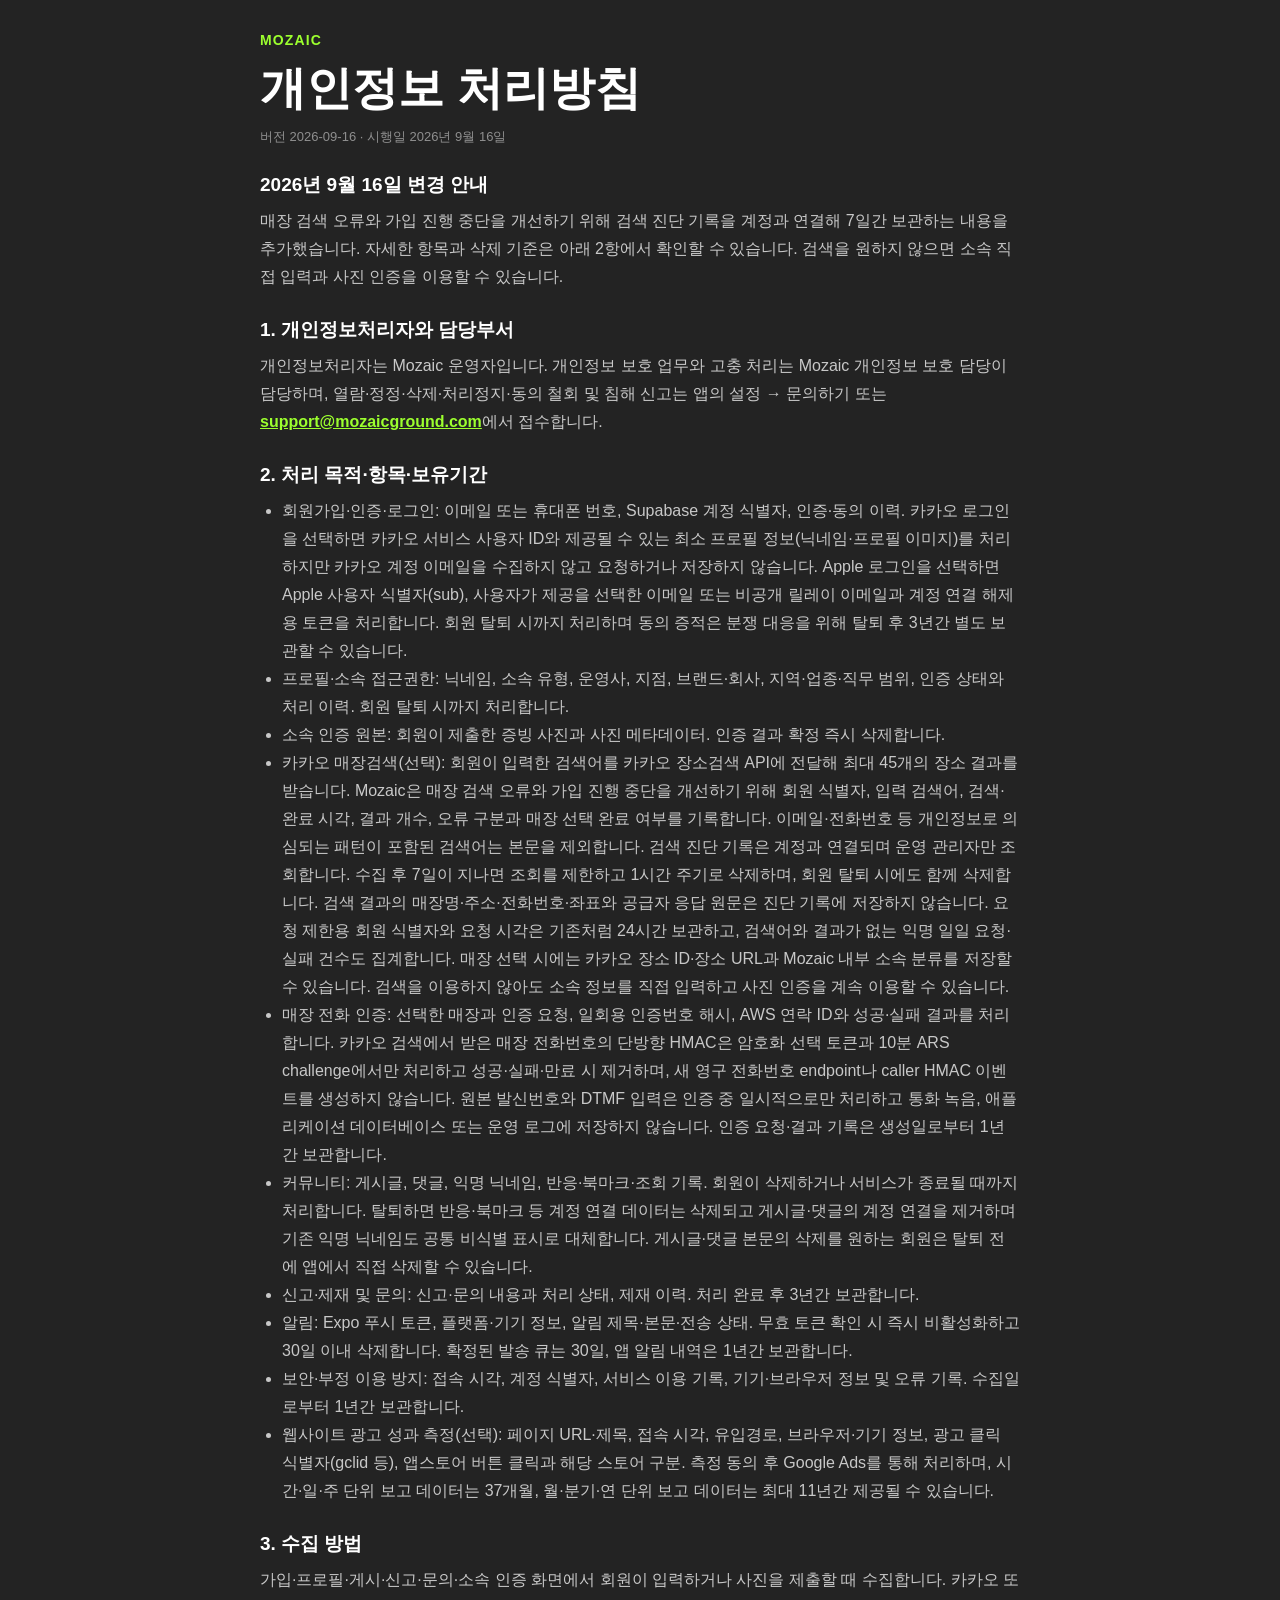
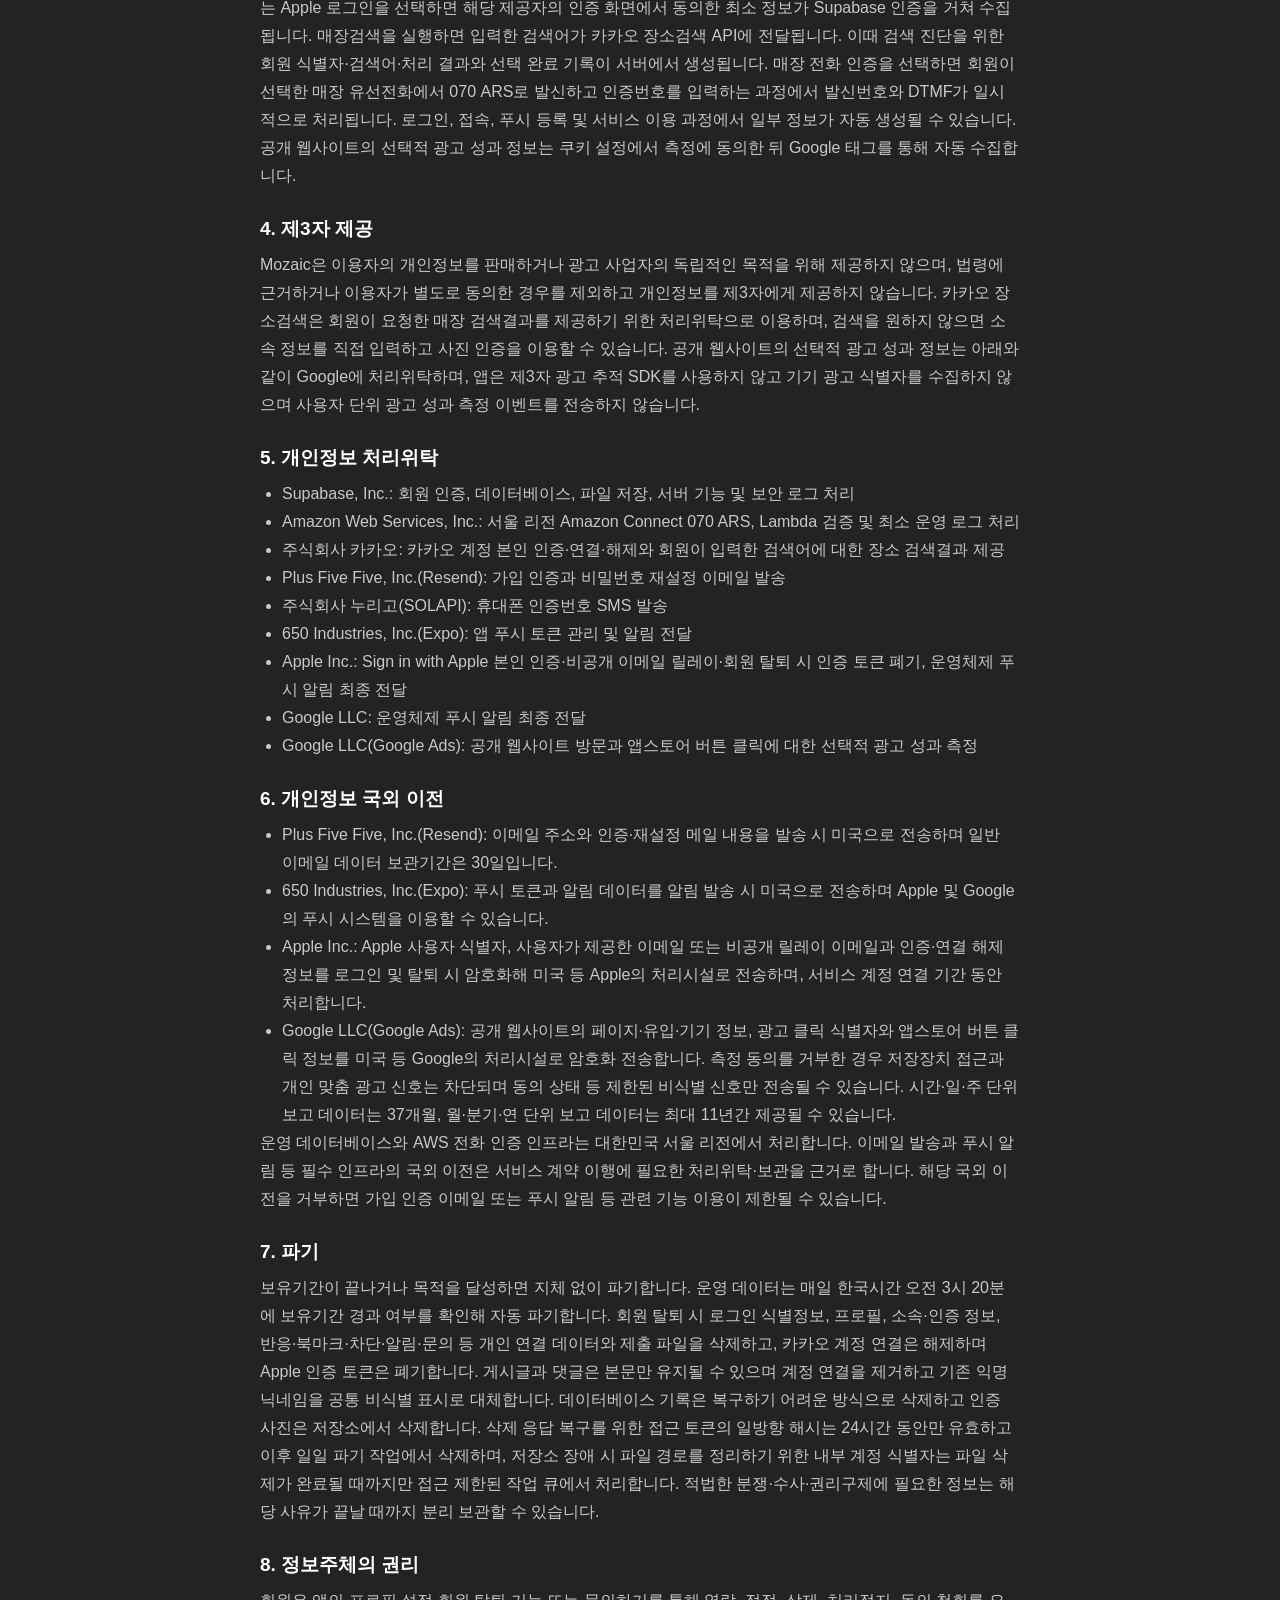
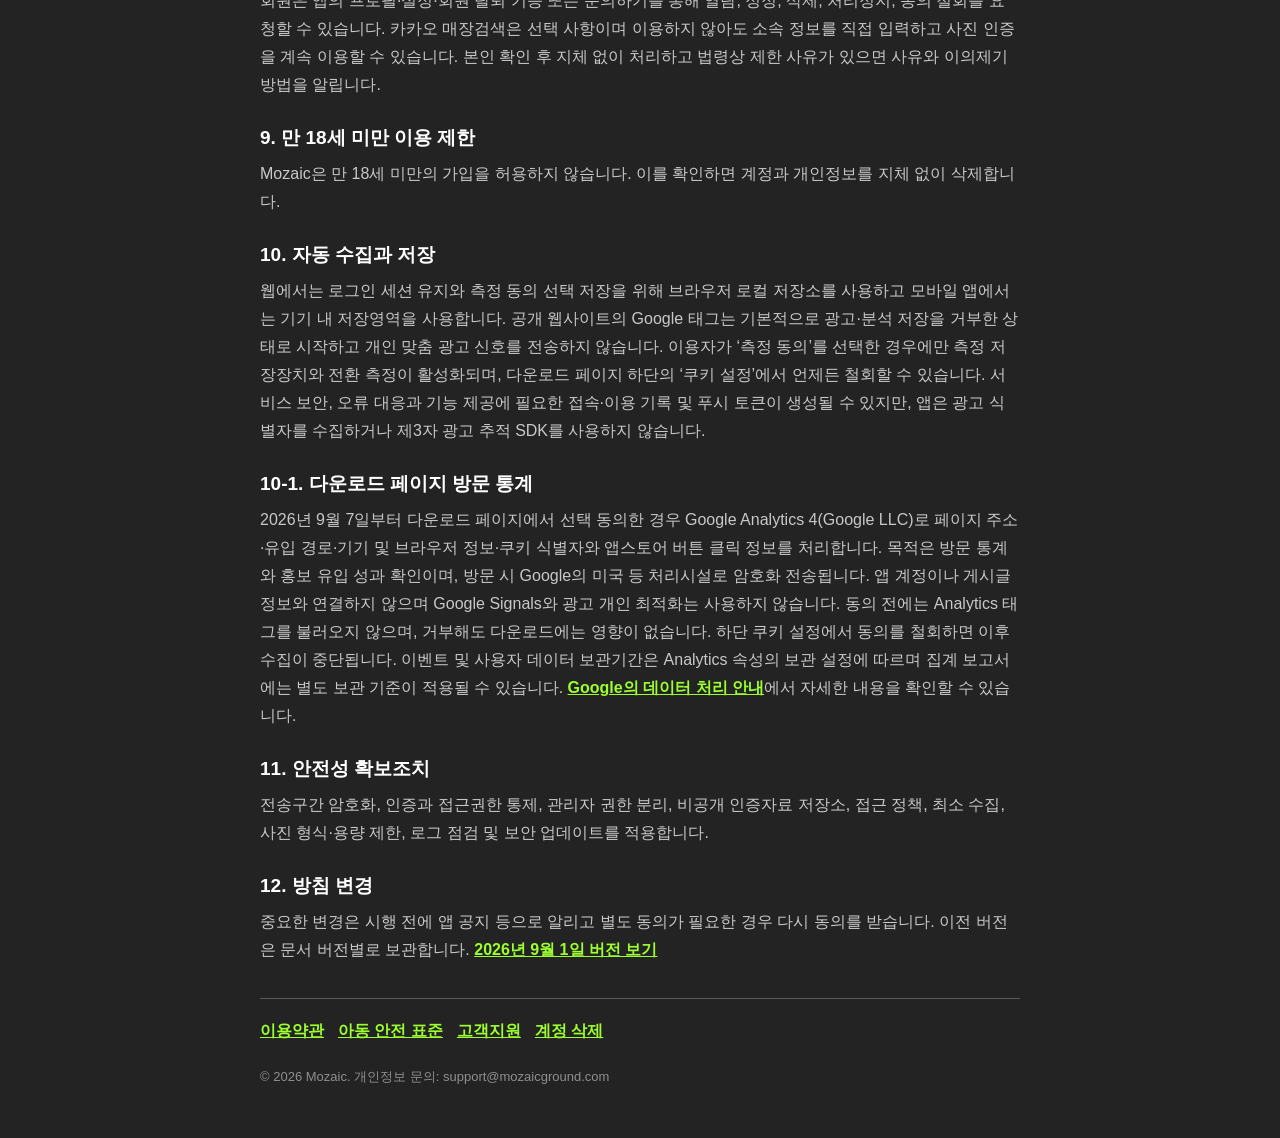
<file: privacy/versions/2026-09-16.html>
<!doctype html>
<html lang="ko">
  <head>
    <meta charset="utf-8" />
    <meta name="viewport" content="width=device-width, initial-scale=1" />
    <meta name="theme-color" content="#232323" />
    <meta name="description" content="Mozaic 개인정보 처리방침" />
    <link rel="canonical" href="https://mozaicground.com/privacy/" />
    <script src="/google-ads.js"></script>
    <title>Mozaic 개인정보 처리방침</title>
    <style>
      :root { color-scheme: dark; font-family: -apple-system, BlinkMacSystemFont, "Segoe UI", sans-serif; background: #232323; color: #fff; }
      * { box-sizing: border-box; }
      body { margin: 0; padding: 32px 20px 52px; }
      main { width: min(100%, 760px); margin: 0 auto; }
      .brand { color: #9cff2e; font-size: 14px; font-weight: 800; letter-spacing: .08em; }
      h1 { margin: 10px 0 8px; font-size: clamp(30px, 7vw, 46px); }
      .version, footer { color: #8f8f8f; font-size: 13px; }
      section { margin-top: 26px; }
      h2 { margin: 0 0 9px; font-size: 19px; color: #fff; }
      p, li { color: #c8c8c8; line-height: 1.75; }
      p { margin: 0; }
      ul { margin: 8px 0 0; padding-left: 22px; }
      a { color: #9cff2e; font-weight: 700; }
      nav { display: flex; flex-wrap: wrap; gap: 14px; margin-top: 34px; padding-top: 22px; border-top: 1px solid #595959; }
      footer { margin-top: 26px; }
    </style>
  </head>
  <body>
    <main>
      <div class="brand">MOZAIC</div>
      <h1>개인정보 처리방침</h1>
      <div class="version">버전 2026-09-16 · 시행일 2026년 9월 16일</div>
      <section aria-label="개인정보 처리방침 변경 안내"><h2>2026년 9월 16일 변경 안내</h2><p>매장 검색 오류와 가입 진행 중단을 개선하기 위해 검색 진단 기록을 계정과 연결해 7일간 보관하는 내용을 추가했습니다. 자세한 항목과 삭제 기준은 아래 2항에서 확인할 수 있습니다. 검색을 원하지 않으면 소속 직접 입력과 사진 인증을 이용할 수 있습니다.</p></section>
      <section><h2>1. 개인정보처리자와 담당부서</h2><p>개인정보처리자는 Mozaic 운영자입니다. 개인정보 보호 업무와 고충 처리는 Mozaic 개인정보 보호 담당이 담당하며, 열람·정정·삭제·처리정지·동의 철회 및 침해 신고는 앱의 설정 → 문의하기 또는 <a href="mailto:support@mozaicground.com">support@mozaicground.com</a>에서 접수합니다.</p></section>
      <section><h2>2. 처리 목적·항목·보유기간</h2><ul>
        <li>회원가입·인증·로그인: 이메일 또는 휴대폰 번호, Supabase 계정 식별자, 인증·동의 이력. 카카오 로그인을 선택하면 카카오 서비스 사용자 ID와 제공될 수 있는 최소 프로필 정보(닉네임·프로필 이미지)를 처리하지만 카카오 계정 이메일을 수집하지 않고 요청하거나 저장하지 않습니다. Apple 로그인을 선택하면 Apple 사용자 식별자(sub), 사용자가 제공을 선택한 이메일 또는 비공개 릴레이 이메일과 계정 연결 해제용 토큰을 처리합니다. 회원 탈퇴 시까지 처리하며 동의 증적은 분쟁 대응을 위해 탈퇴 후 3년간 별도 보관할 수 있습니다.</li>
        <li>프로필·소속 접근권한: 닉네임, 소속 유형, 운영사, 지점, 브랜드·회사, 지역·업종·직무 범위, 인증 상태와 처리 이력. 회원 탈퇴 시까지 처리합니다.</li>
        <li>소속 인증 원본: 회원이 제출한 증빙 사진과 사진 메타데이터. 인증 결과 확정 즉시 삭제합니다.</li>
        <li>카카오 매장검색(선택): 회원이 입력한 검색어를 카카오 장소검색 API에 전달해 최대 45개의 장소 결과를 받습니다. Mozaic은 매장 검색 오류와 가입 진행 중단을 개선하기 위해 회원 식별자, 입력 검색어, 검색·완료 시각, 결과 개수, 오류 구분과 매장 선택 완료 여부를 기록합니다. 이메일·전화번호 등 개인정보로 의심되는 패턴이 포함된 검색어는 본문을 제외합니다. 검색 진단 기록은 계정과 연결되며 운영 관리자만 조회합니다. 수집 후 7일이 지나면 조회를 제한하고 1시간 주기로 삭제하며, 회원 탈퇴 시에도 함께 삭제합니다. 검색 결과의 매장명·주소·전화번호·좌표와 공급자 응답 원문은 진단 기록에 저장하지 않습니다. 요청 제한용 회원 식별자와 요청 시각은 기존처럼 24시간 보관하고, 검색어와 결과가 없는 익명 일일 요청·실패 건수도 집계합니다. 매장 선택 시에는 카카오 장소 ID·장소 URL과 Mozaic 내부 소속 분류를 저장할 수 있습니다. 검색을 이용하지 않아도 소속 정보를 직접 입력하고 사진 인증을 계속 이용할 수 있습니다.</li>
        <li>매장 전화 인증: 선택한 매장과 인증 요청, 일회용 인증번호 해시, AWS 연락 ID와 성공·실패 결과를 처리합니다. 카카오 검색에서 받은 매장 전화번호의 단방향 HMAC은 암호화 선택 토큰과 10분 ARS challenge에서만 처리하고 성공·실패·만료 시 제거하며, 새 영구 전화번호 endpoint나 caller HMAC 이벤트를 생성하지 않습니다. 원본 발신번호와 DTMF 입력은 인증 중 일시적으로만 처리하고 통화 녹음, 애플리케이션 데이터베이스 또는 운영 로그에 저장하지 않습니다. 인증 요청·결과 기록은 생성일로부터 1년간 보관합니다.</li>
        <li>커뮤니티: 게시글, 댓글, 익명 닉네임, 반응·북마크·조회 기록. 회원이 삭제하거나 서비스가 종료될 때까지 처리합니다. 탈퇴하면 반응·북마크 등 계정 연결 데이터는 삭제되고 게시글·댓글의 계정 연결을 제거하며 기존 익명 닉네임도 공통 비식별 표시로 대체합니다. 게시글·댓글 본문의 삭제를 원하는 회원은 탈퇴 전에 앱에서 직접 삭제할 수 있습니다.</li>
        <li>신고·제재 및 문의: 신고·문의 내용과 처리 상태, 제재 이력. 처리 완료 후 3년간 보관합니다.</li>
        <li>알림: Expo 푸시 토큰, 플랫폼·기기 정보, 알림 제목·본문·전송 상태. 무효 토큰 확인 시 즉시 비활성화하고 30일 이내 삭제합니다. 확정된 발송 큐는 30일, 앱 알림 내역은 1년간 보관합니다.</li>
        <li>보안·부정 이용 방지: 접속 시각, 계정 식별자, 서비스 이용 기록, 기기·브라우저 정보 및 오류 기록. 수집일로부터 1년간 보관합니다.</li>
        <li>웹사이트 광고 성과 측정(선택): 페이지 URL·제목, 접속 시각, 유입경로, 브라우저·기기 정보, 광고 클릭 식별자(gclid 등), 앱스토어 버튼 클릭과 해당 스토어 구분. 측정 동의 후 Google Ads를 통해 처리하며, 시간·일·주 단위 보고 데이터는 37개월, 월·분기·연 단위 보고 데이터는 최대 11년간 제공될 수 있습니다.</li>
      </ul></section>
      <section><h2>3. 수집 방법</h2><p>가입·프로필·게시·신고·문의·소속 인증 화면에서 회원이 입력하거나 사진을 제출할 때 수집합니다. 카카오 또는 Apple 로그인을 선택하면 해당 제공자의 인증 화면에서 동의한 최소 정보가 Supabase 인증을 거쳐 수집됩니다. 매장검색을 실행하면 입력한 검색어가 카카오 장소검색 API에 전달됩니다. 이때 검색 진단을 위한 회원 식별자·검색어·처리 결과와 선택 완료 기록이 서버에서 생성됩니다. 매장 전화 인증을 선택하면 회원이 선택한 매장 유선전화에서 070 ARS로 발신하고 인증번호를 입력하는 과정에서 발신번호와 DTMF가 일시적으로 처리됩니다. 로그인, 접속, 푸시 등록 및 서비스 이용 과정에서 일부 정보가 자동 생성될 수 있습니다. 공개 웹사이트의 선택적 광고 성과 정보는 쿠키 설정에서 측정에 동의한 뒤 Google 태그를 통해 자동 수집합니다.</p></section>
      <section><h2>4. 제3자 제공</h2><p>Mozaic은 이용자의 개인정보를 판매하거나 광고 사업자의 독립적인 목적을 위해 제공하지 않으며, 법령에 근거하거나 이용자가 별도로 동의한 경우를 제외하고 개인정보를 제3자에게 제공하지 않습니다. 카카오 장소검색은 회원이 요청한 매장 검색결과를 제공하기 위한 처리위탁으로 이용하며, 검색을 원하지 않으면 소속 정보를 직접 입력하고 사진 인증을 이용할 수 있습니다. 공개 웹사이트의 선택적 광고 성과 정보는 아래와 같이 Google에 처리위탁하며, 앱은 제3자 광고 추적 SDK를 사용하지 않고 기기 광고 식별자를 수집하지 않으며 사용자 단위 광고 성과 측정 이벤트를 전송하지 않습니다.</p></section>
      <section><h2>5. 개인정보 처리위탁</h2><ul>
        <li>Supabase, Inc.: 회원 인증, 데이터베이스, 파일 저장, 서버 기능 및 보안 로그 처리</li>
        <li>Amazon Web Services, Inc.: 서울 리전 Amazon Connect 070 ARS, Lambda 검증 및 최소 운영 로그 처리</li>
        <li>주식회사 카카오: 카카오 계정 본인 인증·연결·해제와 회원이 입력한 검색어에 대한 장소 검색결과 제공</li>
        <li>Plus Five Five, Inc.(Resend): 가입 인증과 비밀번호 재설정 이메일 발송</li>
        <li>주식회사 누리고(SOLAPI): 휴대폰 인증번호 SMS 발송</li>
        <li>650 Industries, Inc.(Expo): 앱 푸시 토큰 관리 및 알림 전달</li>
        <li>Apple Inc.: Sign in with Apple 본인 인증·비공개 이메일 릴레이·회원 탈퇴 시 인증 토큰 폐기, 운영체제 푸시 알림 최종 전달</li>
        <li>Google LLC: 운영체제 푸시 알림 최종 전달</li>
        <li>Google LLC(Google Ads): 공개 웹사이트 방문과 앱스토어 버튼 클릭에 대한 선택적 광고 성과 측정</li>
      </ul></section>
      <section><h2>6. 개인정보 국외 이전</h2><ul>
        <li>Plus Five Five, Inc.(Resend): 이메일 주소와 인증·재설정 메일 내용을 발송 시 미국으로 전송하며 일반 이메일 데이터 보관기간은 30일입니다.</li>
        <li>650 Industries, Inc.(Expo): 푸시 토큰과 알림 데이터를 알림 발송 시 미국으로 전송하며 Apple 및 Google의 푸시 시스템을 이용할 수 있습니다.</li>
        <li>Apple Inc.: Apple 사용자 식별자, 사용자가 제공한 이메일 또는 비공개 릴레이 이메일과 인증·연결 해제 정보를 로그인 및 탈퇴 시 암호화해 미국 등 Apple의 처리시설로 전송하며, 서비스 계정 연결 기간 동안 처리합니다.</li>
        <li>Google LLC(Google Ads): 공개 웹사이트의 페이지·유입·기기 정보, 광고 클릭 식별자와 앱스토어 버튼 클릭 정보를 미국 등 Google의 처리시설로 암호화 전송합니다. 측정 동의를 거부한 경우 저장장치 접근과 개인 맞춤 광고 신호는 차단되며 동의 상태 등 제한된 비식별 신호만 전송될 수 있습니다. 시간·일·주 단위 보고 데이터는 37개월, 월·분기·연 단위 보고 데이터는 최대 11년간 제공될 수 있습니다.</li>
      </ul><p>운영 데이터베이스와 AWS 전화 인증 인프라는 대한민국 서울 리전에서 처리합니다. 이메일 발송과 푸시 알림 등 필수 인프라의 국외 이전은 서비스 계약 이행에 필요한 처리위탁·보관을 근거로 합니다. 해당 국외 이전을 거부하면 가입 인증 이메일 또는 푸시 알림 등 관련 기능 이용이 제한될 수 있습니다.</p></section>
      <section><h2>7. 파기</h2><p>보유기간이 끝나거나 목적을 달성하면 지체 없이 파기합니다. 운영 데이터는 매일 한국시간 오전 3시 20분에 보유기간 경과 여부를 확인해 자동 파기합니다. 회원 탈퇴 시 로그인 식별정보, 프로필, 소속·인증 정보, 반응·북마크·차단·알림·문의 등 개인 연결 데이터와 제출 파일을 삭제하고, 카카오 계정 연결은 해제하며 Apple 인증 토큰은 폐기합니다. 게시글과 댓글은 본문만 유지될 수 있으며 계정 연결을 제거하고 기존 익명 닉네임을 공통 비식별 표시로 대체합니다. 데이터베이스 기록은 복구하기 어려운 방식으로 삭제하고 인증 사진은 저장소에서 삭제합니다. 삭제 응답 복구를 위한 접근 토큰의 일방향 해시는 24시간 동안만 유효하고 이후 일일 파기 작업에서 삭제하며, 저장소 장애 시 파일 경로를 정리하기 위한 내부 계정 식별자는 파일 삭제가 완료될 때까지만 접근 제한된 작업 큐에서 처리합니다. 적법한 분쟁·수사·권리구제에 필요한 정보는 해당 사유가 끝날 때까지 분리 보관할 수 있습니다.</p></section>
      <section><h2>8. 정보주체의 권리</h2><p>회원은 앱의 프로필·설정·회원 탈퇴 기능 또는 문의하기를 통해 열람, 정정, 삭제, 처리정지, 동의 철회를 요청할 수 있습니다. 카카오 매장검색은 선택 사항이며 이용하지 않아도 소속 정보를 직접 입력하고 사진 인증을 계속 이용할 수 있습니다. 본인 확인 후 지체 없이 처리하고 법령상 제한 사유가 있으면 사유와 이의제기 방법을 알립니다.</p></section>
      <section><h2>9. 만 18세 미만 이용 제한</h2><p>Mozaic은 만 18세 미만의 가입을 허용하지 않습니다. 이를 확인하면 계정과 개인정보를 지체 없이 삭제합니다.</p></section>
      <section><h2>10. 자동 수집과 저장</h2><p>웹에서는 로그인 세션 유지와 측정 동의 선택 저장을 위해 브라우저 로컬 저장소를 사용하고 모바일 앱에서는 기기 내 저장영역을 사용합니다. 공개 웹사이트의 Google 태그는 기본적으로 광고·분석 저장을 거부한 상태로 시작하고 개인 맞춤 광고 신호를 전송하지 않습니다. 이용자가 ‘측정 동의’를 선택한 경우에만 측정 저장장치와 전환 측정이 활성화되며, 다운로드 페이지 하단의 ‘쿠키 설정’에서 언제든 철회할 수 있습니다. 서비스 보안, 오류 대응과 기능 제공에 필요한 접속·이용 기록 및 푸시 토큰이 생성될 수 있지만, 앱은 광고 식별자를 수집하거나 제3자 광고 추적 SDK를 사용하지 않습니다.</p></section>
      <section><h2>10-1. 다운로드 페이지 방문 통계</h2><p>2026년 9월 7일부터 다운로드 페이지에서 선택 동의한 경우 Google Analytics 4(Google LLC)로 페이지 주소·유입 경로·기기 및 브라우저 정보·쿠키 식별자와 앱스토어 버튼 클릭 정보를 처리합니다. 목적은 방문 통계와 홍보 유입 성과 확인이며, 방문 시 Google의 미국 등 처리시설로 암호화 전송됩니다. 앱 계정이나 게시글 정보와 연결하지 않으며 Google Signals와 광고 개인 최적화는 사용하지 않습니다. 동의 전에는 Analytics 태그를 불러오지 않으며, 거부해도 다운로드에는 영향이 없습니다. 하단 쿠키 설정에서 동의를 철회하면 이후 수집이 중단됩니다. 이벤트 및 사용자 데이터 보관기간은 Analytics 속성의 보관 설정에 따르며 집계 보고서에는 별도 보관 기준이 적용될 수 있습니다. <a href="https://policies.google.com/technologies/partner-sites">Google의 데이터 처리 안내</a>에서 자세한 내용을 확인할 수 있습니다.</p></section>
      <section><h2>11. 안전성 확보조치</h2><p>전송구간 암호화, 인증과 접근권한 통제, 관리자 권한 분리, 비공개 인증자료 저장소, 접근 정책, 최소 수집, 사진 형식·용량 제한, 로그 점검 및 보안 업데이트를 적용합니다.</p></section>
      <section><h2>12. 방침 변경</h2><p>중요한 변경은 시행 전에 앱 공지 등으로 알리고 별도 동의가 필요한 경우 다시 동의를 받습니다. 이전 버전은 문서 버전별로 보관합니다. <a href="/privacy/versions/2026-09-01.html">2026년 9월 1일 버전 보기</a></p></section>
      <nav aria-label="관련 문서">
        <a href="/terms/">이용약관</a>
        <a href="/child-safety/">아동 안전 표준</a>
        <a href="/support/">고객지원</a>
        <a href="/delete-account/">계정 삭제</a>
      </nav>
      <footer>© 2026 Mozaic. 개인정보 문의: support@mozaicground.com</footer>
    </main>
  </body>
</html>
</file>
<file: business-info.css>
.mozaic-business-info {
  color: #b8b8b8;
  font-family: -apple-system, BlinkMacSystemFont, "Segoe UI", sans-serif;
  font-size: 12px;
  line-height: 1.6;
}

.mozaic-business-info dl {
  display: flex;
  flex-wrap: wrap;
  gap: 4px 20px;
  margin: 0;
}

.mozaic-business-info dl > div {
  display: flex;
  flex-wrap: wrap;
  column-gap: 6px;
}

.mozaic-business-info dt,
.mozaic-business-info dd {
  margin: 0;
}

.mozaic-business-info dt {
  font-weight: 600;
}

.mozaic-business-info a {
  color: inherit;
  text-decoration: underline;
  text-underline-offset: 3px;
}

.mozaic-business-info a:focus-visible {
  outline: 2px solid #9cff2e;
  outline-offset: 3px;
}

body[data-mozaic-web-app] {
  display: flex;
  flex-direction: column;
}

body[data-mozaic-web-app] > #root {
  min-height: 0;
}

.mozaic-web-business-footer {
  flex-shrink: 0;
  padding: 10px 20px calc(10px + env(safe-area-inset-bottom));
  border-top: 1px solid #333;
  background: #050505;
}

.mozaic-web-business-footer dl {
  justify-content: center;
}

.footer-grid > .mozaic-business-info {
  grid-column: 1 / -1;
}
</file>
<file: download/landing.css>
:root {
  color-scheme: dark;
  --bg: #050505;
  --surface: #101110;
  --surface-strong: #1b1d1b;
  --text: #f7f8f5;
  --muted: #a8aca5;
  --line: rgba(255, 255, 255, 0.12);
  --lime: #9cff2e;
  --lime-soft: #beff64;
  --ink: #071000;
  --shell: min(1160px, calc(100% - 40px));
  --header-height: 76px;
  font-family: Pretendard, -apple-system, BlinkMacSystemFont, "Segoe UI", sans-serif;
  background: var(--bg);
  color: var(--text);
  font-synthesis: none;
}

* {
  box-sizing: border-box;
}

html {
  scroll-behavior: smooth;
  background: var(--bg);
}

body {
  margin: 0;
  min-width: 320px;
  background:
    radial-gradient(circle at 10% 10%, rgba(156, 255, 46, 0.04), transparent 26rem),
    var(--bg);
  color: var(--text);
  font-size: 16px;
  line-height: 1.5;
  text-rendering: optimizeLegibility;
  -webkit-font-smoothing: antialiased;
}

img {
  display: block;
  max-width: 100%;
}

a {
  color: inherit;
  text-decoration: none;
}

button,
a {
  -webkit-tap-highlight-color: transparent;
}

button {
  font: inherit;
}

:focus-visible {
  outline: 3px solid var(--lime);
  outline-offset: 4px;
}

.shell {
  width: var(--shell);
  margin-inline: auto;
}

.skip-link {
  position: fixed;
  z-index: 200;
  top: 12px;
  left: 12px;
  padding: 10px 14px;
  border-radius: 8px;
  background: var(--lime);
  color: var(--ink);
  font-weight: 800;
  transform: translateY(-160%);
}

.skip-link:focus {
  transform: translateY(0);
}

.site-header {
  position: sticky;
  z-index: 100;
  top: 0;
  min-height: var(--header-height);
  border-bottom: 1px solid transparent;
  background: rgba(5, 5, 5, 0.72);
  backdrop-filter: blur(20px);
  -webkit-backdrop-filter: blur(20px);
  transition: border-color 180ms ease, background 180ms ease;
}

.site-header.is-scrolled {
  border-color: var(--line);
  background: rgba(5, 5, 5, 0.92);
}

.header-inner {
  min-height: var(--header-height);
  display: flex;
  align-items: center;
  justify-content: space-between;
  gap: 28px;
}

.brand {
  display: inline-flex;
  align-items: center;
  gap: 10px;
  font-size: 23px;
  font-weight: 900;
  letter-spacing: -0.04em;
}

.brand img {
  border-radius: 11px;
}

.header-nav {
  display: flex;
  align-items: center;
  gap: 28px;
  margin-left: auto;
  color: #c5c8c2;
  font-size: 14px;
  font-weight: 700;
}

.header-nav a {
  transition: color 150ms ease;
}

.header-nav a:hover {
  color: var(--text);
}

.header-cta {
  min-height: 42px;
  display: inline-flex;
  align-items: center;
  justify-content: center;
  padding: 0 18px;
  border-radius: 10px;
  background: var(--lime);
  color: var(--ink);
  font-size: 14px;
  font-weight: 900;
}

.hero {
  position: relative;
  min-height: calc(100svh - var(--header-height));
  overflow: hidden;
  isolation: isolate;
}

.hero::after {
  content: "";
  position: absolute;
  z-index: -2;
  inset: auto 0 0;
  height: 1px;
  background: linear-gradient(90deg, transparent, rgba(156, 255, 46, 0.42), transparent);
}

.hero-glow {
  position: absolute;
  z-index: -3;
  border-radius: 50%;
  filter: blur(1px);
  pointer-events: none;
}

.hero-glow-one {
  width: 520px;
  height: 520px;
  top: -260px;
  right: -90px;
  background: radial-gradient(circle, rgba(156, 255, 46, 0.2), rgba(156, 255, 46, 0) 68%);
}

.hero-glow-two {
  width: 420px;
  height: 420px;
  bottom: -270px;
  left: -160px;
  background: radial-gradient(circle, rgba(190, 255, 100, 0.12), rgba(190, 255, 100, 0) 70%);
}

.hero-grid {
  min-height: calc(100svh - var(--header-height));
  display: grid;
  grid-template-columns: minmax(0, 1.04fr) minmax(400px, 0.96fr);
  align-items: center;
  gap: 72px;
  padding-block: 74px 86px;
}

.hero-copy {
  position: relative;
  z-index: 3;
}

.eyebrow,
.section-kicker {
  margin: 0 0 24px;
  color: var(--lime);
  font-size: 13px;
  font-weight: 900;
  letter-spacing: 0.12em;
  text-transform: uppercase;
}

.eyebrow {
  display: flex;
  align-items: center;
  gap: 10px;
  letter-spacing: -0.01em;
}

.eyebrow span {
  width: 30px;
  height: 2px;
  background: var(--lime);
}

.hero h1 {
  max-width: 690px;
  margin: 0;
  font-size: clamp(44px, 5.35vw, 76px);
  line-height: 1.06;
  letter-spacing: -0.065em;
  word-break: keep-all;
}

.hero h1 strong {
  display: block;
  color: var(--lime);
  font-weight: 900;
}

.hero-description {
  max-width: 620px;
  margin: 28px 0 0;
  color: #c2c6bf;
  font-size: clamp(17px, 1.8vw, 21px);
  line-height: 1.65;
  letter-spacing: -0.025em;
  word-break: keep-all;
}

.store-area {
  margin-top: 34px;
  scroll-margin-top: calc(var(--header-height) + 18px);
}

.store-links {
  display: flex;
  flex-wrap: wrap;
  align-items: center;
  gap: 12px;
}

.store-link {
  width: 194px;
  height: 56px;
  display: inline-flex;
  align-items: center;
  justify-content: center;
  padding: 0;
  overflow: hidden;
  border: 0;
  border-radius: 11px;
  background: transparent;
  transition: transform 150ms ease, opacity 150ms ease, filter 150ms ease;
}

.store-link:hover {
  transform: translateY(-2px);
  filter: brightness(1.08);
}

.store-badge {
  display: block;
  max-width: none;
  flex: none;
}

.store-badge-apple {
  width: auto;
  height: 56px;
}

.store-badge-google {
  width: auto;
  height: 74px;
}

.store-link[aria-disabled="true"] {
  opacity: 0.68;
  cursor: not-allowed;
  transform: none;
}

.store-link[aria-disabled="true"]:hover {
  filter: none;
}

.store-status {
  min-height: 20px;
  margin: 12px 0 0;
  color: #858a82;
  font-size: 13px;
}

.hero-facts {
  display: flex;
  flex-wrap: wrap;
  gap: 10px 20px;
  margin: 28px 0 0;
  padding: 0;
  color: #b3b7af;
  font-size: 14px;
  font-weight: 700;
  list-style: none;
}

.hero-facts li {
  display: flex;
  align-items: center;
  gap: 7px;
}

.hero-facts span {
  width: 19px;
  height: 19px;
  display: grid;
  place-items: center;
  border: 1px solid rgba(156, 255, 46, 0.45);
  border-radius: 50%;
  color: var(--lime);
  font-size: 11px;
}

.hero-visual {
  position: relative;
  min-height: 670px;
  display: flex;
  align-items: center;
  justify-content: center;
}

.hero-visual::before {
  content: "";
  position: absolute;
  width: 490px;
  height: 490px;
  border: 1px solid rgba(156, 255, 46, 0.2);
  border-radius: 50%;
}

.hero-visual::after {
  content: "";
  position: absolute;
  width: 380px;
  height: 380px;
  border-radius: 50%;
  background: var(--lime);
  box-shadow: 0 0 120px rgba(156, 255, 46, 0.18);
}

.phone {
  position: absolute;
  z-index: 2;
  margin: 0;
  padding: 8px;
  overflow: hidden;
  border: 1px solid #414440;
  border-radius: 34px;
  background: #121312;
  box-shadow: 0 32px 80px rgba(0, 0, 0, 0.52);
}

.phone img {
  width: 100%;
  height: auto;
  border-radius: 27px;
  object-fit: contain;
}

.phone-main {
  width: 278px;
  height: auto;
  z-index: 4;
  left: 72px;
  transform: rotate(-4deg);
}

.phone-side {
  width: 230px;
  height: auto;
  right: 12px;
  z-index: 3;
  opacity: 0.87;
  transform: rotate(7deg);
}

.phone-speaker {
  position: absolute;
  z-index: 3;
  top: 15px;
  left: 50%;
  width: 70px;
  height: 19px;
  border-radius: 20px;
  background: #090909;
  transform: translateX(-50%);
}

.trust-strip {
  border-block: 1px solid var(--line);
  background: #0a0b0a;
}

.trust-grid {
  display: grid;
  grid-template-columns: repeat(3, 1fr);
}

.trust-grid p {
  display: grid;
  gap: 3px;
  margin: 0;
  padding: 25px 30px;
  border-right: 1px solid var(--line);
}

.trust-grid p:first-child {
  padding-left: 0;
}

.trust-grid p:last-child {
  border-right: 0;
}

.trust-grid strong {
  color: var(--lime);
  font-size: 12px;
  letter-spacing: 0.02em;
}

.trust-grid span {
  color: #d8dbd6;
  font-size: 15px;
  font-weight: 700;
}

.section {
  padding-block: 140px;
}

.section-heading {
  max-width: 760px;
}

.section-heading h2,
.safety-copy h2,
.final-cta h2 {
  margin: 0;
  font-size: clamp(38px, 5vw, 64px);
  line-height: 1.08;
  letter-spacing: -0.055em;
  word-break: keep-all;
}

.section-heading > p:last-child {
  max-width: 640px;
  margin: 24px 0 0;
  color: var(--muted);
  font-size: 18px;
  line-height: 1.7;
  word-break: keep-all;
}

.feature-grid {
  display: grid;
  grid-template-columns: repeat(12, 1fr);
  gap: 16px;
  margin-top: 60px;
}

.feature-card {
  min-height: 420px;
  display: flex;
  flex-direction: column;
  justify-content: space-between;
  grid-column: span 4;
  padding: 30px;
  overflow: hidden;
  border: 1px solid var(--line);
  border-radius: 20px;
  background: #111211;
}

.feature-card-lime {
  background: var(--lime);
  color: var(--ink);
}

.feature-number {
  color: var(--lime);
  font-size: 12px;
  font-weight: 900;
  letter-spacing: 0.08em;
}

.feature-card-lime .feature-number {
  color: rgba(7, 16, 0, 0.6);
}

.feature-card h3 {
  margin: 0 0 14px;
  font-size: 28px;
  letter-spacing: -0.04em;
}

.feature-card p {
  margin: 0;
  color: var(--muted);
  font-size: 16px;
  line-height: 1.65;
  word-break: keep-all;
}

.feature-card-lime p {
  color: rgba(7, 16, 0, 0.7);
}

.mini-proof,
.post-preview {
  padding: 18px;
  border-radius: 13px;
  background: #080908;
  color: var(--text);
}

.mini-proof {
  display: grid;
  gap: 6px;
}

.mini-proof span,
.post-preview span {
  width: fit-content;
  padding: 4px 8px;
  border-radius: 6px;
  background: var(--lime);
  color: var(--ink);
  font-size: 11px;
  font-weight: 900;
}

.mini-proof strong {
  font-size: 19px;
}

.ground-tags {
  display: flex;
  flex-wrap: wrap;
  gap: 7px;
}

.ground-tags span {
  padding: 9px 12px;
  border: 1px solid rgba(255, 255, 255, 0.12);
  border-radius: 9px;
  background: #050505;
  color: #d9dcd7;
  font-size: 12px;
  font-weight: 800;
}

.ground-tags span:first-child {
  background: var(--lime);
  color: var(--ink);
}

.post-preview {
  display: grid;
  gap: 10px;
}

.post-preview strong {
  font-size: 14px;
  line-height: 1.45;
}

.post-preview small {
  color: #9ba097;
}

.steps-section {
  border-block: 1px solid var(--line);
  background: #0b0c0b;
}

.steps-layout {
  display: grid;
  grid-template-columns: minmax(0, 0.8fr) minmax(500px, 1.2fr);
  gap: 100px;
}

.steps-heading {
  position: sticky;
  top: 120px;
  align-self: start;
}

.steps-list {
  display: grid;
  gap: 0;
  margin: 0;
  padding: 0;
  list-style: none;
}

.steps-list li {
  display: grid;
  grid-template-columns: 64px 1fr;
  gap: 24px;
  padding: 34px 0;
  border-bottom: 1px solid var(--line);
}

.steps-list li:first-child {
  padding-top: 0;
}

.steps-list li:last-child {
  border-bottom: 0;
}

.steps-list > li > span {
  width: 54px;
  height: 54px;
  display: grid;
  place-items: center;
  border: 1px solid rgba(156, 255, 46, 0.34);
  border-radius: 50%;
  color: var(--lime);
  font-size: 18px;
  font-weight: 900;
}

.steps-list h3 {
  margin: 2px 0 7px;
  font-size: 24px;
  letter-spacing: -0.035em;
}

.steps-list p {
  margin: 0;
  color: var(--muted);
  line-height: 1.65;
}

.screens-section {
  overflow: hidden;
}

.screens-heading {
  max-width: none;
  display: grid;
  grid-template-columns: 1fr 0.72fr;
  align-items: end;
  gap: 80px;
}

.screens-heading > p:last-child {
  margin-bottom: 8px;
}

.screen-gallery {
  width: calc(100vw - max(40px, (100vw - 1160px) / 2));
  display: grid;
  grid-auto-columns: minmax(230px, 290px);
  grid-auto-flow: column;
  gap: 18px;
  margin-top: 60px;
  padding: 10px max(40px, calc((100vw - 1160px) / 2)) 30px 0;
  overflow-x: auto;
  overscroll-behavior-inline: contain;
  scroll-snap-type: inline mandatory;
  scrollbar-color: var(--lime) #1b1d1b;
}

.screen-gallery figure {
  margin: 0;
  scroll-snap-align: start;
}

.screen-gallery img {
  width: 100%;
  height: auto;
  border: 1px solid #363936;
  border-radius: 27px;
  background: #1d1f1d;
  object-fit: contain;
  object-position: center top;
  box-shadow: 0 26px 50px rgba(0, 0, 0, 0.25);
}

.screen-gallery figcaption {
  display: grid;
  gap: 3px;
  padding: 16px 4px 0;
}

.screen-gallery figcaption strong {
  font-size: 17px;
}

.screen-gallery figcaption span {
  color: var(--muted);
  font-size: 13px;
}

.safety-section {
  background: var(--lime);
  color: var(--ink);
}

.safety-layout {
  display: grid;
  grid-template-columns: minmax(0, 1fr) minmax(480px, 0.9fr);
  gap: 100px;
}

.safety-copy .section-kicker {
  color: rgba(7, 16, 0, 0.58);
}

.safety-copy > p:last-child {
  max-width: 640px;
  margin: 28px 0 0;
  color: rgba(7, 16, 0, 0.7);
  font-size: 18px;
  line-height: 1.7;
  word-break: keep-all;
}

.safety-list {
  border-top: 1px solid rgba(7, 16, 0, 0.26);
}

.safety-list article {
  display: grid;
  grid-template-columns: 46px 1fr;
  gap: 18px;
  padding: 26px 0;
  border-bottom: 1px solid rgba(7, 16, 0, 0.26);
}

.safety-list article > span {
  font-size: 12px;
  font-weight: 900;
}

.safety-list h3 {
  margin: -3px 0 7px;
  font-size: 22px;
  letter-spacing: -0.035em;
}

.safety-list p {
  margin: 0;
  color: rgba(7, 16, 0, 0.67);
  line-height: 1.65;
  word-break: keep-all;
}

.faq-section {
  border-bottom: 1px solid var(--line);
}

.faq-layout {
  display: grid;
  grid-template-columns: 0.72fr 1.28fr;
  gap: 100px;
}

.faq-list {
  border-top: 1px solid var(--line);
}

.faq-list details {
  border-bottom: 1px solid var(--line);
}

.faq-list summary {
  position: relative;
  padding: 26px 48px 26px 0;
  cursor: pointer;
  font-size: 18px;
  font-weight: 800;
  letter-spacing: -0.025em;
  list-style: none;
}

.faq-list summary::-webkit-details-marker {
  display: none;
}

.faq-list summary::after {
  content: "+";
  position: absolute;
  top: 21px;
  right: 6px;
  color: var(--lime);
  font-size: 28px;
  font-weight: 400;
}

.faq-list details[open] summary::after {
  content: "−";
}

.faq-list details p {
  max-width: 620px;
  margin: -8px 0 28px;
  color: var(--muted);
  line-height: 1.75;
  word-break: keep-all;
}

.final-cta {
  padding-block: 110px;
  background: #111311;
}

.final-cta-inner {
  display: grid;
  grid-template-columns: minmax(0, 1fr) minmax(390px, 0.8fr);
  align-items: center;
  gap: 84px;
}

.final-download {
  display: grid;
  justify-items: start;
  gap: 22px;
}

.store-link-light {
  width: 194px;
}

.store-qr-grid {
  width: 100%;
  max-width: 400px;
  display: grid;
  grid-template-columns: repeat(2, minmax(0, 1fr));
  gap: 12px;
}

.store-qr-card {
  display: grid;
  justify-items: center;
  gap: 10px;
  margin: 0;
  padding: 14px;
  border: 1px solid var(--line);
  border-radius: 15px;
  background: #080908;
}

.store-qr-card .qr-code {
  width: 118px;
  height: 118px;
  padding: 8px;
  border-radius: 10px;
  background: #fff;
}

.store-qr-card figcaption {
  display: grid;
  justify-items: center;
  gap: 2px;
  text-align: center;
}

.store-qr-card strong {
  font-size: 15px;
}

.store-qr-card span {
  color: var(--muted);
  font-size: 12px;
}

.site-footer {
  padding-block: 44px calc(44px + env(safe-area-inset-bottom));
  background: #050505;
}

.footer-grid {
  display: grid;
  grid-template-columns: 1fr auto;
  gap: 34px 50px;
  align-items: start;
}

.footer-brand {
  font-size: 20px;
}

.footer-grid > div > p {
  margin: 10px 0 0;
  color: #777c74;
  font-size: 13px;
}

.site-footer nav {
  display: flex;
  flex-wrap: wrap;
  justify-content: flex-end;
  gap: 10px 22px;
  color: #a3a79f;
  font-size: 13px;
  font-weight: 700;
}

.site-footer nav a:hover,
.site-footer nav button:hover {
  color: var(--text);
}

.site-footer nav button {
  padding: 0;
  border: 0;
  background: none;
  color: inherit;
  cursor: pointer;
}

.copyright {
  grid-column: 1 / -1;
  margin: 0;
  padding-top: 22px;
  border-top: 1px solid var(--line);
  color: #62665f;
  font-size: 12px;
}

.mobile-download {
  position: fixed;
  z-index: 80;
  right: 14px;
  bottom: calc(12px + env(safe-area-inset-bottom));
  left: 14px;
}

.mobile-download a {
  min-height: 58px;
  display: flex;
  align-items: center;
  justify-content: center;
  border: 1px solid rgba(255, 255, 255, 0.22);
  border-radius: 14px;
  background: var(--lime);
  color: var(--ink);
  box-shadow: 0 14px 38px rgba(0, 0, 0, 0.44);
  font-weight: 900;
}

.mobile-download a[aria-disabled="true"] {
  background: #272927;
  color: #a3a79f;
}

.consent-banner {
  position: fixed;
  z-index: 150;
  right: 20px;
  bottom: 20px;
  left: 20px;
  max-width: 860px;
  display: grid;
  grid-template-columns: 1fr auto;
  align-items: center;
  gap: 24px;
  margin: 0 auto;
  padding: 20px;
  border: 1px solid rgba(255, 255, 255, 0.19);
  border-radius: 16px;
  background: rgba(18, 19, 18, 0.97);
  box-shadow: 0 24px 70px rgba(0, 0, 0, 0.55);
  backdrop-filter: blur(18px);
  -webkit-backdrop-filter: blur(18px);
}

.consent-banner[hidden] {
  display: none;
}

.consent-banner strong {
  font-size: 16px;
}

.consent-banner p {
  margin: 5px 0 3px;
  color: #b6bab3;
  font-size: 13px;
  line-height: 1.55;
  word-break: keep-all;
}

.consent-banner a {
  color: var(--lime);
  font-size: 12px;
  font-weight: 800;
}

.consent-actions {
  display: flex;
  gap: 8px;
}

.consent-actions button {
  min-height: 42px;
  padding: 0 14px;
  border-radius: 9px;
  cursor: pointer;
  font-size: 13px;
  font-weight: 800;
  white-space: nowrap;
}

.button-secondary {
  border: 1px solid var(--line);
  background: #080908;
  color: var(--text);
}

.button-primary {
  border: 1px solid var(--lime);
  background: var(--lime);
  color: var(--ink);
}

.noscript-message {
  position: fixed;
  z-index: 160;
  right: 16px;
  bottom: 16px;
  left: 16px;
  padding: 14px;
  border: 1px solid var(--line);
  border-radius: 10px;
  background: #161716;
  color: var(--text);
  text-align: center;
  font-size: 14px;
}

@media (max-width: 1020px) {
  .hero-grid {
    grid-template-columns: minmax(0, 1fr) 390px;
    gap: 30px;
  }

  .hero-visual {
    min-height: 590px;
  }

  .hero-visual::before {
    width: 400px;
    height: 400px;
  }

  .hero-visual::after {
    width: 310px;
    height: 310px;
  }

  .phone-main {
    width: 245px;
    height: 530px;
    left: 28px;
  }

  .phone-side {
    width: 196px;
    height: 425px;
    right: 0;
  }

  .feature-card {
    grid-column: span 6;
  }

  .feature-card:last-child {
    grid-column: 4 / span 6;
  }

  .steps-layout,
  .safety-layout,
  .faq-layout {
    gap: 60px;
  }

  .final-cta-inner {
    grid-template-columns: 1fr;
    gap: 44px;
  }
}

@media (max-width: 767px) {
  :root {
    --shell: min(100% - 32px, 680px);
    --header-height: 66px;
  }

  body.has-mobile-download {
    padding-bottom: 86px;
  }

  .header-nav,
  .header-cta {
    display: none;
  }

  .brand {
    font-size: 21px;
  }

  .brand img {
    width: 38px;
    height: 38px;
    border-radius: 10px;
  }

  .hero {
    min-height: auto;
  }

  .hero-grid {
    min-height: auto;
    grid-template-columns: 1fr;
    gap: 48px;
    padding-block: 64px 72px;
  }

  .eyebrow {
    margin-bottom: 19px;
    font-size: 12px;
  }

  .hero h1 {
    max-width: 590px;
    font-size: clamp(42px, 12.4vw, 62px);
    line-height: 1.08;
  }

  .hero-description {
    margin-top: 22px;
    font-size: 17px;
  }

  .store-area {
    margin-top: 28px;
  }

  .store-links {
    display: flex;
    flex-direction: column;
    align-items: flex-start;
  }

  .store-link {
    width: 194px;
  }

  body.device-ios .store-link[data-store="google_play"],
  body.device-android .store-link[data-store="app_store"] {
    display: none;
  }

  .hero-facts {
    gap: 10px 14px;
    margin-top: 22px;
    font-size: 13px;
  }

  .hero-visual {
    min-height: 560px;
  }

  .hero-visual::before {
    width: min(110vw, 430px);
    height: min(110vw, 430px);
  }

  .hero-visual::after {
    width: min(82vw, 330px);
    height: min(82vw, 330px);
  }

  .phone-main {
    width: min(68vw, 252px);
    height: auto;
    aspect-ratio: auto;
    left: calc(50% - min(40vw, 150px));
  }

  .phone-side {
    width: min(54vw, 200px);
    height: auto;
    aspect-ratio: auto;
    right: calc(50% - min(46vw, 170px));
  }

  .trust-grid {
    grid-template-columns: 1fr;
  }

  .trust-grid p,
  .trust-grid p:first-child {
    padding: 18px 0;
    border-right: 0;
    border-bottom: 1px solid var(--line);
  }

  .trust-grid p:last-child {
    border-bottom: 0;
  }

  .section {
    padding-block: 92px;
  }

  .section-heading h2,
  .safety-copy h2,
  .final-cta h2 {
    font-size: clamp(36px, 10.8vw, 50px);
  }

  .section-heading > p:last-child,
  .safety-copy > p:last-child {
    margin-top: 20px;
    font-size: 16px;
  }

  .feature-grid {
    display: grid;
    grid-template-columns: 1fr;
    gap: 14px;
    margin-top: 42px;
  }

  .feature-card,
  .feature-card:last-child {
    min-height: 360px;
    grid-column: auto;
    padding: 24px;
  }

  .steps-layout,
  .safety-layout,
  .faq-layout {
    grid-template-columns: 1fr;
    gap: 44px;
  }

  .steps-heading {
    position: static;
  }

  .steps-list li {
    grid-template-columns: 48px 1fr;
    gap: 16px;
    padding: 26px 0;
  }

  .steps-list > li > span {
    width: 44px;
    height: 44px;
  }

  .steps-list h3 {
    font-size: 21px;
  }

  .screens-heading {
    grid-template-columns: 1fr;
    gap: 0;
  }

  .screen-gallery {
    width: calc(100vw - 16px);
    grid-auto-columns: minmax(210px, 67vw);
    gap: 14px;
    margin-top: 42px;
    padding-right: 28px;
  }

  .screen-gallery img {
    border-radius: 23px;
  }

  .safety-layout {
    gap: 54px;
  }

  .faq-list summary {
    font-size: 16px;
    line-height: 1.5;
  }

  .final-cta {
    padding-block: 86px;
  }

  .final-cta-inner {
    gap: 38px;
  }

  .store-qr-grid {
    display: none;
  }

  .footer-grid {
    grid-template-columns: 1fr;
  }

  .site-footer nav {
    justify-content: flex-start;
  }

  .mobile-download:not([hidden]) {
    display: block;
  }

  body.consent-open .mobile-download {
    display: none;
  }

  .consent-banner {
    right: 12px;
    bottom: calc(12px + env(safe-area-inset-bottom));
    left: 12px;
    grid-template-columns: 1fr;
    gap: 16px;
    padding: 18px;
  }

  .consent-actions {
    display: grid;
    grid-template-columns: 1fr 1fr;
  }
}

@media (min-width: 768px) {
  .mobile-download {
    display: none !important;
  }
}

@media (max-width: 380px) {
  .hero h1 {
    font-size: 39px;
  }

  .hero-facts {
    display: grid;
  }

  .hero-visual {
    min-height: 510px;
  }

}

@media (prefers-reduced-motion: reduce) {
  html {
    scroll-behavior: auto;
  }

  *,
  *::before,
  *::after {
    scroll-behavior: auto !important;
    transition-duration: 0.01ms !important;
    animation-duration: 0.01ms !important;
    animation-iteration-count: 1 !important;
  }
}
</file>
